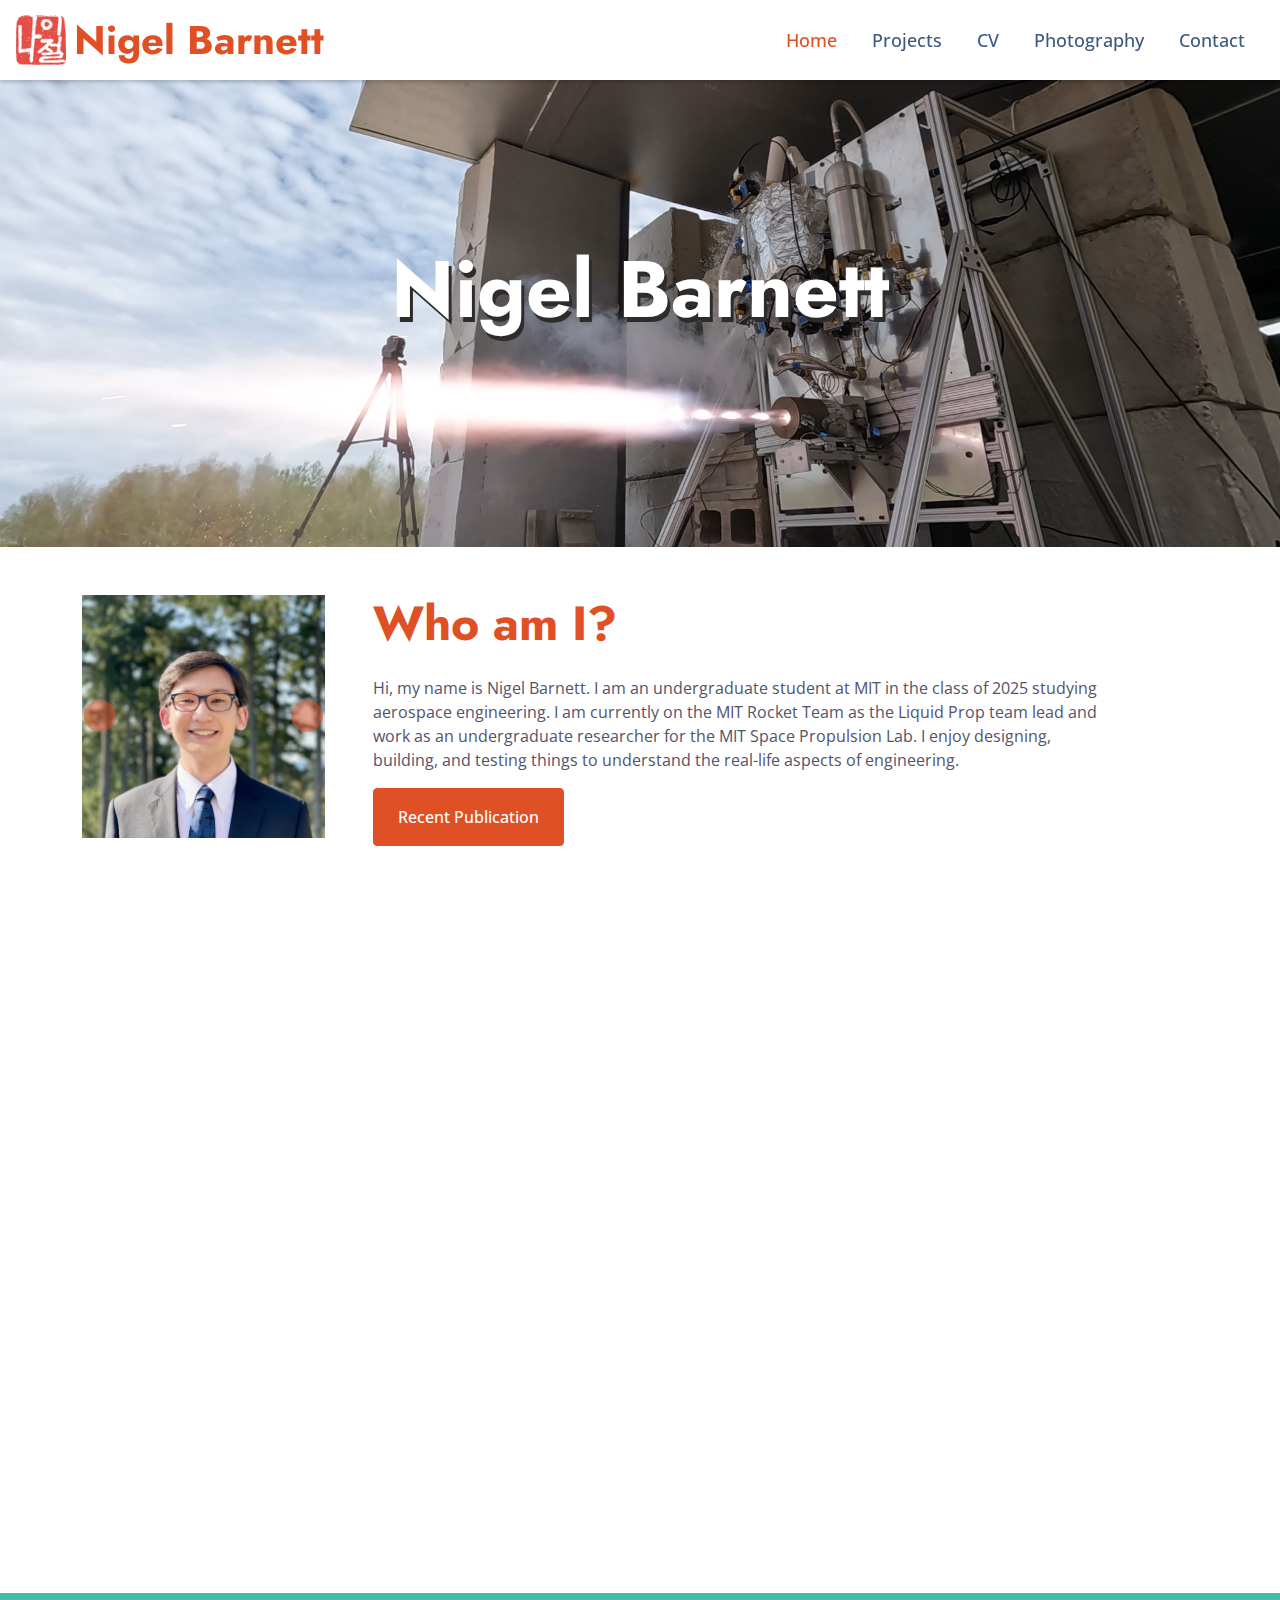
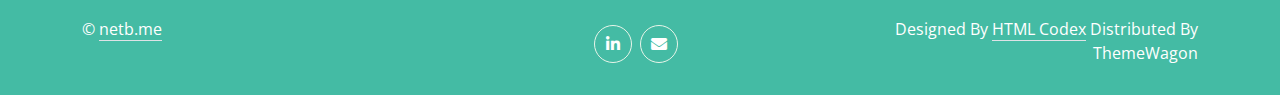
<file: index.html>
<!DOCTYPE html>
<html lang="en">

<head>
    <meta charset="utf-8">
    <title>Nigel Barnett</title>
    <meta content="width=device-width, initial-scale=1.0" name="viewport">
    <meta name="keywords" content="Nigel Barnett maker portfolio MIT machining making building design CAD ">
    <meta name="author" content="Nigel Barnett">
    <meta name="description" content="My name is Nigel, and this is the home page of my maker portfolio. I am an undergraduate student at MIT. Take a look at my work!">

    <!-- Favicon -->
    <link href="img/Logo.png" rel="icon">

    <!-- Google Web Fonts -->
    <link rel="preconnect" href="https://fonts.googleapis.com">
    <link rel="preconnect" href="https://fonts.gstatic.com" crossorigin>
    
    <link href="https://fonts.googleapis.com/css2?family=Jost:wght@500;600;700&family=Open+Sans:wght@400;500&display=swap" rel="stylesheet">  

    <!-- Icon Font Stylesheet -->
    <link href="https://cdnjs.cloudflare.com/ajax/libs/font-awesome/5.10.0/css/all.min.css" rel="stylesheet">
    <link href="https://cdn.jsdelivr.net/npm/bootstrap-icons@1.4.1/font/bootstrap-icons.css" rel="stylesheet">

    <!-- Libraries Stylesheet -->
    <link href="lib/animate/animate.min.css" rel="stylesheet">
    <link href="lib/owlcarousel/assets/owl.carousel.min.css" rel="stylesheet">
    <link href="lib/lightbox/css/lightbox.min.css" rel="stylesheet">

    <!-- Customized Bootstrap Stylesheet -->
    <link href="css/bootstrap.min.css" rel="stylesheet">

    <!-- Template Stylesheet -->
    <link href="css/style.css" rel="stylesheet">
    <link href="css/index.css" rel="stylesheet">
</head>

<body>
    <!-- Spinner Start -->
    <div id="spinner" class="show bg-white position-fixed translate-middle w-100 vh-100 top-50 start-50 d-flex align-items-center justify-content-center">
        <div class="spinner-border text-primary" role="status" style="width: 3rem; height: 3rem;"></div>
    </div>
    <!-- Spinner End -->


    <!-- Navbar Start -->
    <nav class="navbar navbar-expand-lg bg-white navbar-light sticky-top p-0 box-shadow: 0 2px 4px 0 rgba(0,0,0,.2);">
        <a href="index.html" class="navbar-brand d-flex align-items-center px-4 px-lg-5">
            <img src="img/Logo.png" alt="Logo" width="50" height="50" class="me-2"> <!-- Adjust size if needed -->
            <h1 class="m-0">Nigel Barnett</h1>
        </a>
        <button type="button" class="navbar-toggler me-4" data-bs-toggle="collapse" data-bs-target="#navbarCollapse">
            <span class="navbar-toggler-icon"></span>
        </button>
        <div class="collapse navbar-collapse" id="navbarCollapse">
            <div class="navbar-nav ms-auto p-4 p-lg-0">
                <a href="index.html" class="nav-item nav-link active">Home</a>
                <a href="projects.html" class="nav-item nav-link">Projects</a>
                <a href="cv.html" class="nav-item nav-link">CV</a>
                <a href="photography.html" class="nav-item nav-link">Photography</a>
                <a href="contact.html" class="nav-item nav-link">Contact</a>
            </div>
        </div>
    </nav>
    <!-- Navbar End -->


    <!-- Carousel Start -->
    <div class="container-fluid p-0 wow fadeIn" data-wow-delay="0.1s">
        <div id="header-carousel" class="carousel slide" data-bs-ride="carousel">
            <div class="carousel-inner">
                <div class="carousel-item active">  
                    <div class="col-3"></div>
                    <img class="w-100 img-fluid col-6" src="img/Helios/Shock.png" alt="Image">
                    <div class="col-3"></div>
                    <div class="carousel-caption">
                        <div class="container">
                            <div class="row justify-content-center">
                                <div class="col-lg-8">
                                    <h1 class="display-1 text-white mb-5 animated slideInDown headerImageText">Nigel Barnett</h1>
                                </div>
                            </div>
                        </div>
                    </div>
                </div>
            </div>
        </div>
    </div>
    <!-- Carousel End -->

    <!-- About Start -->
    <div class="container-xxl py-5">
        <div class="container">
            <div class="row g-5 align-items-start">
                <div class="col-lg-3 col-md-5 wow fadeInUp" data-wow-delay="0.1s">
                    <div id="PersonalCarousel" class="carousel slide" data-ride="carousel">
                        <div class="carousel-inner">
                            <div class="carousel-item active">
                                <img class="d-block w-100" src="img/Headshot_2022.webp" loading="lazy" alt="First slide">
                            </div>
                            <div class="carousel-item">
                                <img class="d-block w-100" src="img/Plane.webp" loading="lazy" alt="Second slide">
                            </div>
                            <div class="carousel-item">
                                <img class="d-block w-100" src="img/AFRL.webp" loading="lazy" alt="Third slide">
                            </div>
                            <div class="carousel-item">
                                <img class="d-block w-100" src="img/GET.webp" loading="lazy" alt="Fourth slide">
                            </div>
                            <div class="carousel-item">
                                <img class="d-block w-100" src="img/Max.webp" loading="lazy" alt="Fifth slide">
                            </div>
                            <a class="carousel-control-prev" href="#PersonalCarousel" role="button" loading="lazy" data-bs-slide="prev">
                                <span class="mini-carousel-control-prev-icon" aria-hidden="true"></span>
                                <span class="sr-only">Previous</span>
                                </a>
                                <a class="carousel-control-next" href="#PersonalCarousel" role="button" loading="lazy" data-bs-slide="next">
                                <span class="mini-carousel-control-next-icon" aria-hidden="true"></span>
                                <span class="sr-only">Next</span>
                                </a>
                        </div>
                    </div>
                </div>
                <div class="col-lg-8 col-md-7 wow fadeInUp" data-wow-delay="0.3s">
                    <h1 class="display-5 mb-4">Who am I?</h1>
                    <p class="mb-3">Hi, my name is Nigel Barnett. I am an undergraduate student at 
                        MIT in the class of 2025 studying aerospace engineering. I am currently on 
                        the MIT Rocket Team as the Liquid Prop team lead and work as an undergraduate researcher for the MIT Space 
                        Propulsion Lab. I enjoy designing, building, and testing things to understand
                        the real-life aspects of engineering.  
                    </p>
                    <a class="btn btn-main py-3 px-4" href="https://drive.google.com/file/d/1SMoRY1z2S3igGYxscCovoe96TcJgwUKf/view?usp=share_link" target="_blank" rel="noopener noreferrer">Recent Publication</a>
                </div>
            </div>
        </div>
    </div>
    <!-- About End -->

    <!-- Projects Start -->
    <div class="container-xxl py-5">
        <div class="container">
            <div class="text-center mx-auto wow fadeInUp" data-wow-delay="0.1s" style="max-width: 500px;">
                <h1 class="display-5 mb-5">Featured Projects</h1>
            </div>
            <!-- Projects Container -->
            <div class="row g-4 portfolio-container">
                <div class="col-lg-4 col-md-6 portfolio-item first wow fadeInUp" data-wow-delay="0.1s">
                    <div class="portfolio-inner rounded">
                        <img class="img-fluid" src="img/Goggles/PhotoShoot2.webp" alt="Goggles">
                        <h4 class="curtainText text-center pt-1">DIY Night Vision</h4>
                        <div class="portfolio-text">
                            <div class="d-flex">
                                <a class="btn btn-project" data-bs-toggle="modal" href="#GoggleModal" role="button">See More</a>
                            </div>
                        </div>
                    </div>
                </div>
                <div class="col-lg-4 col-md-6 portfolio-item second wow fadeInUp" data-wow-delay="0.1s">
                    <div class="portfolio-inner rounded">
                        <img class="img-fluid" src="img/Bike/Esplanade.webp" alt="Bike on Vice" width="100%">
                        <h4 class="curtainText text-center pt-1">DIY Bike</h4>
                        <div class="portfolio-text">
                            <div class="d-flex">
                                <a class="btn btn-project" data-bs-toggle="modal" href="#BikeModal" role="button">See More</a>
                            </div>
                        </div>
                    </div>
                </div>
                <div class="col-lg-4 col-md-6 portfolio-item first wow fadeInUp" data-wow-delay="0.1s">
                    <div class="portfolio-inner rounded">
                        <img class="img-fluid" src="img/Electrowetting/Plasma.webp" alt="" width="100%">
                        <h4 class="curtainText text-center pt-1">Electrowetting Valve UROP</h4>
                        <div class="portfolio-text">
                            <div class="d-flex">
                                <a class="btn btn-project" data-bs-toggle="modal" href="#ElectrowettingModal" role="button">See More</a>
                            </div>
                        </div>
                    </div>
                </div>
            </div>
        </div>
    </div>
    <!-- Projects End -->

<!-- Bike Modal -->  
<div class="modal fade" id="BikeModal" tabindex="-1" aria-labelledby="Bike Modal" aria-hidden="true">
    <div class="modal-dialog modal-xl">
        <div class="modal-content">
            <div class="modal-header">
            <h3 class="modal-title" id="Bike Modal">Meet Tangerine</h3>
            <button type="button" class="btn-close" data-bs-dismiss="modal" aria-label="Close"></button>
            </div>
            <div class="modal-body">
                <div class="row g-4">
                    <div id="BikeCarousel" class="carousel slide col-md-6" data-ride="carousel">
                        <div class="carousel-inner">
                            <div class="carousel-item active">
                                <img class="d-block w-100" src="img/Bike/Tubes.webp" loading="lazy" alt="First slide">
                                <h5 class="text-center p-2">1- Set of Tubes Provided for the Frame</h5>
                            </div>
                            <div class="carousel-item">
                                <img class="d-block w-100" src="img/Bike/Jig.webp" loading="lazy" alt="Second slide">
                                <h5 class="text-center p-2">2- Bike Tubes set in Frame Jig</h5>
                            </div>
                            <div class="carousel-item">
                                <img class="d-block w-100" src="img/Bike/Mounting.webp" loading="lazy" alt="Third slide">
                                <h5 class="text-center p-2">3- Extra Mounting Hardware for a Future Basket & Battery Pack</h5>
                            </div>
                            <div class="carousel-item">
                                <img class="d-block w-100" src="img/Bike/TestFit.webp" loading="lazy" alt="Fourth slide">
                                <h5 class="text-center p-2">4- Test fit for all Components</h5>
                            </div>
                            <div class="carousel-item">
                                <img class="d-block w-100" src="img/Bike/Prepaint.webp" loading="lazy" alt="Fifth slide">
                                <h5 class="text-center p-2">5- Disassembled Bike with other Sandblasted Parts</h5>
                            </div>
                            <div class="carousel-item">
                                <img class="d-block w-100" src="img/Bike/Primer.webp" loading="lazy" alt="Sixth slide">
                                <h5 class="text-center p-2">6- Frame after Priming</h5>
                            </div>
                            <div class="carousel-item">
                                <img class="d-block w-100" src="img/Bike/Painted.webp" loading="lazy" alt="Seventh slide">
                                <h5 class="text-center p-2">7- Painted Frame and Parts</h5>
                            </div>
                            <div class="carousel-item">
                                <img class="d-block w-100" src="img/Bike/Esplanade.webp" loading="lazy" alt="Eighth slide">
                                <h5 class="text-center p-2">8- Ride out on the Esplanade</h5>
                            </div>
                            <div class="carousel-item">
                                <img class="d-block w-100" src="img/Bike/BasketCad.webp" loading="lazy" alt="Ninth slide">
                                <h5 class="text-center p-2">9- CAD Design for Basket in SolidWorks</h5>
                            </div>
                            <div class="carousel-item">
                                <img class="d-block w-100" src="img/Bike/Planks.webp" loading="lazy" alt="Tenth slide">
                                <h5 class="text-center p-2">10- Varnished Wood Planks for Basket Bottom</h5>
                            </div>
                        </div>
                        <a class="carousel-control-prev" href="#BikeCarousel" role="button" loading="lazy" data-bs-slide="prev">
                        <span class="carousel-control-prev-icon" aria-hidden="true"></span>
                        <span class="sr-only">Previous</span>
                        </a>
                        <a class="carousel-control-next" href="#BikeCarousel" role="button" loading="lazy" data-bs-slide="next">
                        <span class="carousel-control-next-icon" aria-hidden="true"></span>
                        <span class="sr-only">Next</span>
                        </a>
                    </div>
                    <div class="col-md-6">
                        <h5>Tangerine is the bike</h5>
                        <p>I built during <a class="hyperlink" href="https://elo.mit.edu/iap/" target="_blank" rel="noopener noreferrer">IAP</a> 2023 through the <a class="hyperlink" href="https://d-lab.mit.edu/news-blog/blog/mit-d-lab-iap-build-your-own-bike-class" target="_blank" rel="noopener noreferrer">D-Lab class EC.S02</a>
                            taught by the esteemed <a class="hyperlink" href="https://d-lab.mit.edu/about/people/jack-whipple" target="_blank" rel="noopener noreferrer">Jack Whipple</a>. 
                            It's a single-speed road bike with an emphasis on modularity. 
                            While the bike was only supposed to take a few days of work to complete, 
                            I added lots of details and tweaks to the class design that made the project 
                            more fun but also more complex to complete. The steps I took in roughly chronological order are the following:
                        </p>
                        <ol type="1">
                            <li>Prepare frame parts</li>
                            <li>Weld frame tubes</li>
                            <li>Ream & finish frame for part mounting</li>
                            <li>Assemble the bike and components</li>
                            <li>Disassemble the bike</li>
                            <li>Design and fabricate accessory mounts</li>
                            <li>Weld mounts to the frame</li>
                            <li>Design decal stencils</li>
                            <li>Tape off the frame for sandblasting</li>
                            <li>Sandblast frame & components</li>
                            <li>Paint frame</li>
                            <li>Reassemble the bike</li>
                            <li>Accessorize</li>
                          </ol>
                        <h5>Writing it out,</h5>
                        <p>Thirteen steps doesn't sound so bad for such a good end product, but in reality, there are actually three to ten sub-steps to each step.</p>
                        <p>Overall, I'm pleased with how Tangerine turned out. There are a few bad welds and already some nicks in the paint, but I did 
                            an excellent job for my first bike. The riding feeling is also fairly smooth, but my perception may be somewhat skewed since 
                            I haven't ridden a bike seriously in a while. As for the basket, I've made a design but have yet to finish it since I already have a back rack 
                            that is sufficient to hold my backpack or my groceries. </p>
                        <h5>Going forward,</h5>
                        <p>I'm excited to ride Tangerine more and all the places we'll go to in the future. 
                            I'm also considering electrifying Tangerine using the mounting brackets I welded during the initial construction. 
                            I found a front wheel hub motor and have done some research on potential battery packs. 
                        </p>
                        <h5>Furthest distance biked from Maseeh (as the crow flies):</h5> 
                            <p>4.52 mi (7.27 km)</p>
                    </div>
                </div>
            </div>
            <div class="modal-footer">
                <button type="button" class="btn btn-secondary" data-bs-dismiss="modal">Close</button>
            </div>
        </div>
    </div>
</div>
<!-- Bike Modal -->

<!-- Electrowetting Modal -->  
<div class="modal fade" id="ElectrowettingModal" tabindex="-1" aria-labelledby="Electrowetting Modal" aria-hidden="true">
    <div class="modal-dialog modal-xl">
        <div class="modal-content">
            <div class="modal-header">
            <h3 class="modal-title" id="Electrowetting Modal">Electrowetting UROP</h3>
            <button type="button" class="btn-close" data-bs-dismiss="modal" aria-label="Close"></button>
            </div>
            <div class="modal-body">
                <div class="row g-4">
                    <div id="ElectrowettingCarousel" class="carousel slide col-md-6" data-ride="carousel">
                        <div class="carousel-inner">
                            <div class="carousel-item active">
                                <img class="d-block w-100" src="img/Electrowetting/Defect.webp" loading="lazy" alt="First slide">
                                <h5 class="text-center p-2">1- Chip with defective non-uniform surface finish</h5>
                            </div>
                            <div class="carousel-item">
                                <img class="d-block w-100" src="img/Electrowetting/EarlyMount.webp" loading="lazy" alt="Second slide">
                                <h5 class="text-center p-2">2- First iteration of spin coating jig</h5>
                            </div>
                            <div class="carousel-item">
                                <img class="d-block w-100" src="img/Electrowetting/NewSpin.webp" loading="lazy" alt="Third slide">
                                <h5 class="text-center p-2">3- Final, improved spin coating jig</h5>
                            </div>
                            <div class="carousel-item">
                                <img class="d-block w-100" src="img/Electrowetting/Tachometer.webp" loading="lazy" alt="Fourth slide">
                                <h5 class="text-center p-2">4- Tachometer to verify spin coating procedure</h5>
                            </div>
                            <div class="carousel-item">
                                <img class="d-block w-100" src="img/Electrowetting/ValveLineup.webp" loading="lazy" alt="Fifth slide">
                                <h5 class="text-center p-2">5- Batch of testing valves before ashing</h5>
                            </div>
                            <div class="carousel-item">
                                <img class="d-block w-100" src="img/Electrowetting/Plasma.webp" loading="lazy" alt="Sixth slide">
                                <h5 class="text-center p-2">6- Blanks being ashed</h5>
                            </div>
                            <div class="carousel-item">
                                <img class="d-block w-100" src="img/Electrowetting/Curing.webp" loading="lazy" alt="Seventh slide">
                                <h5 class="text-center p-2">7- Curing precursor valves on hotplate</h5>
                            </div>
                            <div class="carousel-item">
                                <img class="d-block w-100" src="img/Electrowetting/ContactAngle.webp" loading="lazy" alt="Eighth slide">
                                <h5 class="text-center p-2">8- Measuring contact angle with digital microscope setup</h5>
                            </div>
                            <div class="carousel-item">
                                <img class="d-block w-100" src="img/Electrowetting/Tank.webp" loading="lazy" alt="Ninth slide">
                                <h5 class="text-center p-2">9- Thruster tank mid-assembly</h5>
                            </div>
                            <div class="carousel-item">
                                <img class="d-block w-100" src="img/Electrowetting/ValveFStitch.webp" loading="lazy" alt="Tenth slide">
                                <h5 class="text-center p-2">10- Valve capillary array</h5>
                            </div>
                        </div>
                        <a class="carousel-control-prev" href="#ElectrowettingCarousel" role="button" loading="lazy" data-bs-slide="prev">
                        <span class="carousel-control-prev-icon" aria-hidden="true"></span>
                        <span class="sr-only">Previous</span>
                        </a>
                        <a class="carousel-control-next" href="#ElectrowettingCarousel" role="button" loading="lazy" data-bs-slide="next">
                        <span class="carousel-control-next-icon" aria-hidden="true"></span>
                        <span class="sr-only">Next</span>
                       </a>
                    </div>
                    <div class="col-md-6">
                        <h5>During my IAP </h5>
                        <p>and Spring semester of 2023 (Jan-May), I was helping out in the <a class="hyperlink" href="https://spacepropulsion.mit.edu/" target="_blank" rel="noopener noreferrer">MIT Space Propulsion Lab</a> (SPL) as a continuation of my UROP work that 
                            I've been doing since Jan. 2022. For this more recent work, I was helping to refine the method that SPL uses to coat the special <a class="hyperlink" href="https://en.wikipedia.org/wiki/Electrowetting" target="_blank" rel="noopener noreferrer">electrowetting</a> 
                            valves used in their <a class="hyperlink" href="https://spacepropulsion.mit.edu/electrospray-thruster-engineering" target="_blank" rel="noopener noreferrer">electrospray ion thrusters</a>. The information is technically proprietary, so to respect that, I'll give a brief overview of my work. 
                        </p>
                        <h4>I also published this project</h4>
                        <p>as a UROP summary in the spring 2023 MIT Undergraduate Research Journal (vol. 45). Check it out here on page 27: <a class="hyperlink" href="https://murj-assets.s3.amazonaws.com/assets/issues/Vol_45_Published.pdf" target="_blank" rel="noopener noreferrer">MURJ</a>.</p>
                        <h5>Initially, my main focus was to</h5>
                        <p>design and fabricate a new jig (photos 2 & 3) for the <a class="hyperlink" href="https://en.wikipedia.org/wiki/Spin_coating" target="_blank" rel="noopener noreferrer">spin coating</a> process SPL uses to coat the valves. 
                            The spin coating setup ensures that a thin layer of a chemical, Flouropel, is deposited on the active surface of the valve. 
                        </p>
                        <h5>The valves work because</h5>
                        <p> they're these silicon chips <a class="hyperlink" href="https://en.wikipedia.org/wiki/MEMS" target="_blank" rel="noopener noreferrer">(MEMS)</a> with hundreds of tiny capillaries microns in diameter in a square pattern (Photo 10), 
                            and we coat them in a particular chemical called Flouropel. Once cured onto the silicon valves, the Flouropel increases the 
                            <a class="hyperlink" href="https://www.detailingwiki.org/detailing-miscellaneous/what-is-hydrophobic/" target="_blank" rel="noopener noreferrer">hydrophobicity</a> of the valve's surface, meaning that the fuel for the thruster, the ionic liquid, cannot pass through the tiny 
                            capillaries going through the valve. It comes down to how the fluid interacts with the surface of the valve, but a higher 
                            contact angle (what I'm measuring in photo 8) is better. 
                        </p>
                        <h5>And because of the</h5>
                        <p>unique properties of Flouropel, if we apply a voltage across the ionic liquid and the valve, we can change the interaction between the valve and the thruster fuel. 
                            This change from electricity is what makes the valves <a class="hyperlink" href="https://www.nature.com/articles/s41598-020-71017-7#:~:text=Electrowetting%20(EW)%20is%20defined%20as,a%20liquid%20and%20an%20electrode." target="_blank" rel="noopener noreferrer">electrowetting</a>. The electrowetting property of the valve then allows someone controlling the satellite to 
                            turn on the thruster by applying a voltage to the valve and allowing the ionic liquid fuel to reach the electrospray thruster. 
                        </p>
                        <h5>After I made</h5>
                        <p>the new spin coating jig, I then worked to optimize the spin coating procedure SPL was using to find the spin coating settings 
                            that produced the largest contact angle. A larger contact angle is preferable since the angle size correlates to how reliable 
                            the valve is in preventing ionic liquid from traveling through the thruster. So basically, I was going through the rigorous cleaning 
                            and coating process for 34 valves and took over 354 contact angle images to accurately characterize what speed and process was optimal 
                            to coat a valve. The intent is that SPL can use the information I gathered this semester to produce the valves needed for the next important mission: 
                            <a class="hyperlink" href="https://spacepropulsion.mit.edu/staged-propulsion-systems" target="_blank" rel="noopener noreferrer">STEP-1</a>.
                        </p>
                        <h5>The final part of</h5>
                        <p>this UROP project was to test one of the valves coated to the optimized procedure in environmental conditions to see whether or not the valve 
                            would prevent the thruster from failing during a spacecraft launch. Unfortunately, since there were a few blocks to this and it was the end 
                            of the semester, I couldn't certify a valve experimentally. But I'm still looking forward to working with SPL in future semesters for other UROP projects.
                        </p>
                    </div>
                </div>
            </div>
            <div class="modal-footer">
                <button type="button" class="btn btn-secondary" data-bs-dismiss="modal">Close</button>
            </div>
        </div>
    </div>
</div>
<!-- Electrowetting Modal -->

<div style="padding: 50px;">
</div>

<!-- Copyright Start -->
<div class="container-fluid copyright py-4">
    <div class="container">
        <div class="row">
            <div class="col-md-4 text-center text-md-start mb-2 mb-md-0">
                &copy; <a class="border-bottom" href="https://www.youtube.com/watch?v=dQw4w9WgXcQ" target="_blank" rel="noopener noreferrer">netb.me</a>
            </div>
            <div class="col-md-4 text-center text-md-end">
                <div class="d-flex p-2 justify-content-center">
                    <a class="btn btn-square btn-outline-light rounded-circle me-2" href="https://www.linkedin.com/in/netb/" target="_blank" rel="noopener noreferrer"><i class="fab fa-linkedin-in"></i></a>
                    <a class="btn btn-square btn-outline-light rounded-circle me-2" href="contact.html"><i class="fa fa-envelope"></i></a>
                </div>
            </div>
            <div class="col-md-4 text-center text-md-end">
                Designed By <a class="border-bottom" href="https://htmlcodex.com" target="_blank" rel="noopener noreferrer">HTML Codex</a> Distributed By <a href="https://themewagon.com">ThemeWagon</a>
            </div>
        </div>
    </div>
</div>
<!-- Copyright End -->

    
<!-- JavaScript Libraries -->
<script src="https://code.jquery.com/jquery-3.4.1.min.js"></script>
<script src="https://cdn.jsdelivr.net/npm/bootstrap@5.0.0/dist/js/bootstrap.bundle.min.js"></script>
<script src="lib/wow/wow.min.js"></script>
<script src="lib/easing/easing.min.js"></script>
<script src="lib/waypoints/waypoints.min.js"></script>
<script src="lib/owlcarousel/owl.carousel.min.js"></script>
<script src="lib/counterup/counterup.min.js"></script>
<script src="lib/parallax/parallax.min.js"></script>
<script src="lib/isotope/isotope.pkgd.min.js"></script>
<script src="lib/lightbox/js/lightbox.min.js"></script>

<!-- Template Javascript -->
<script src="js/main.js"></script>
</body>

</html>
</file>
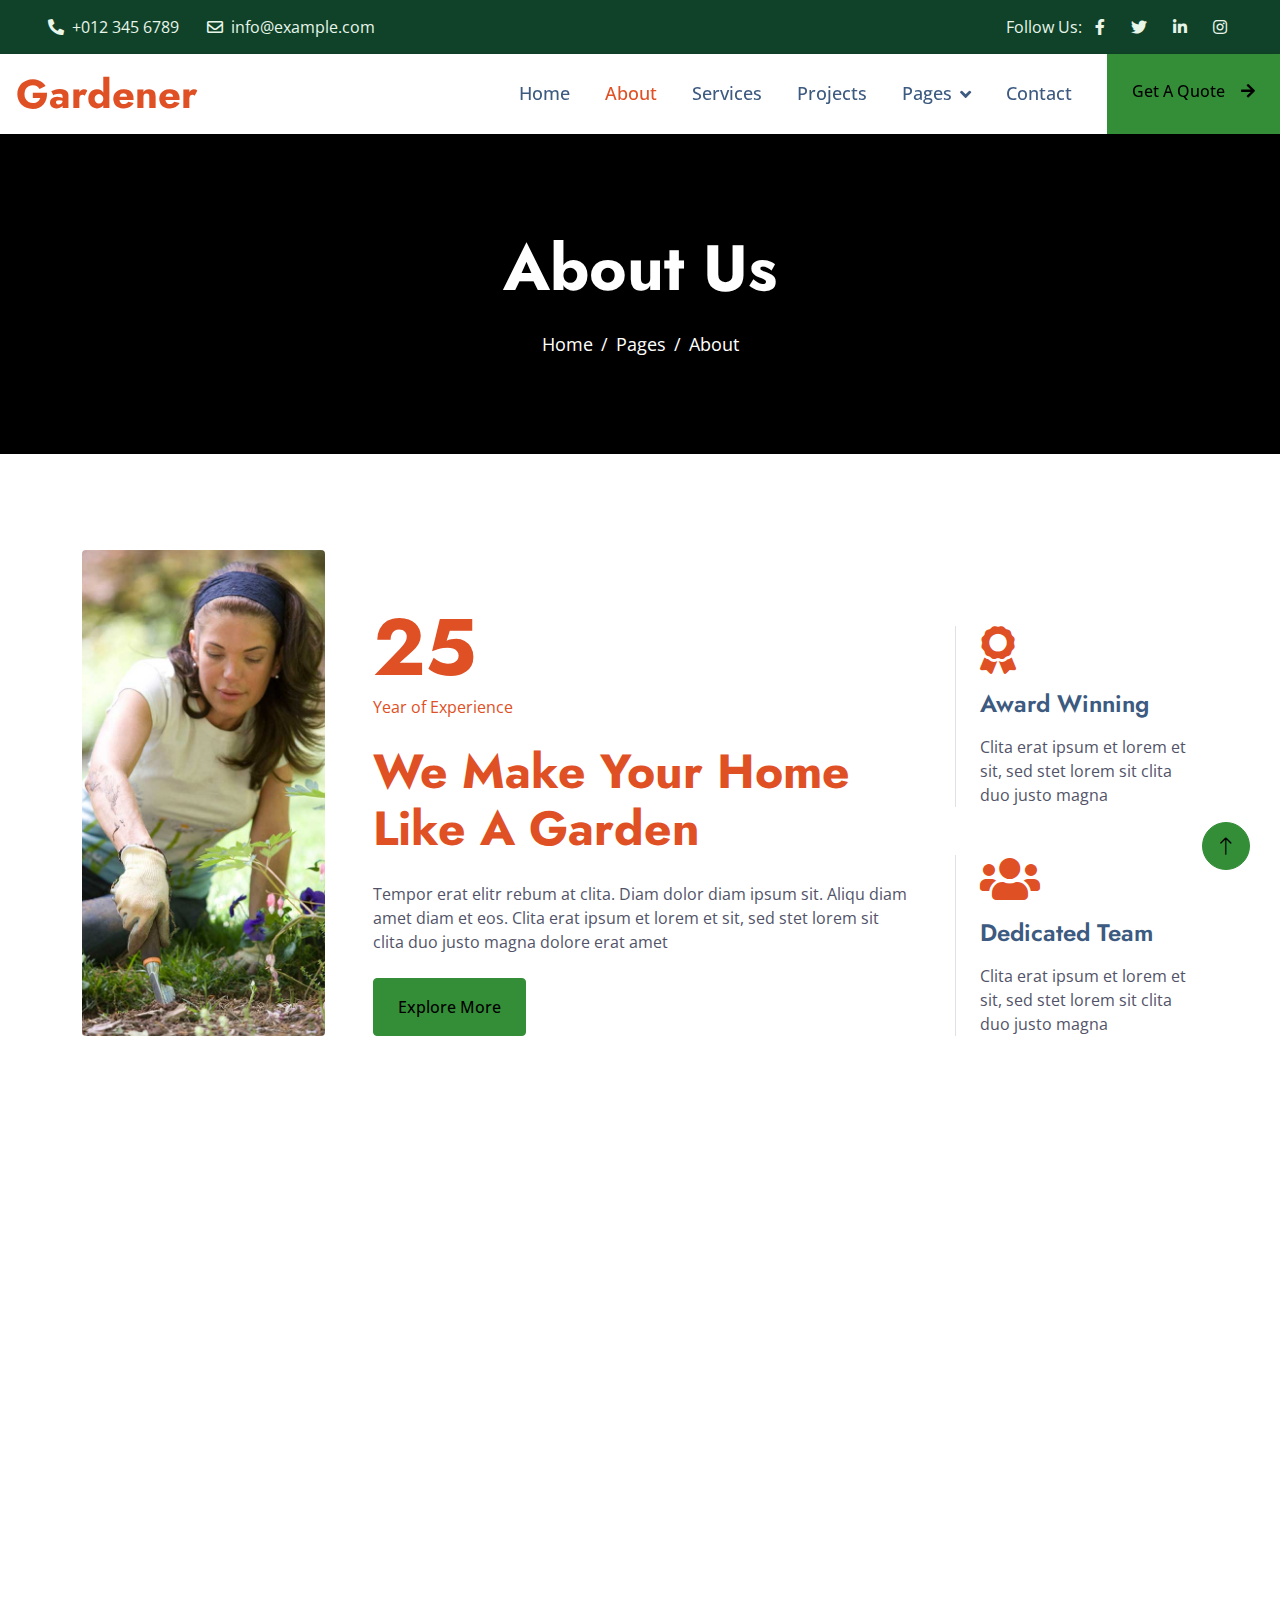
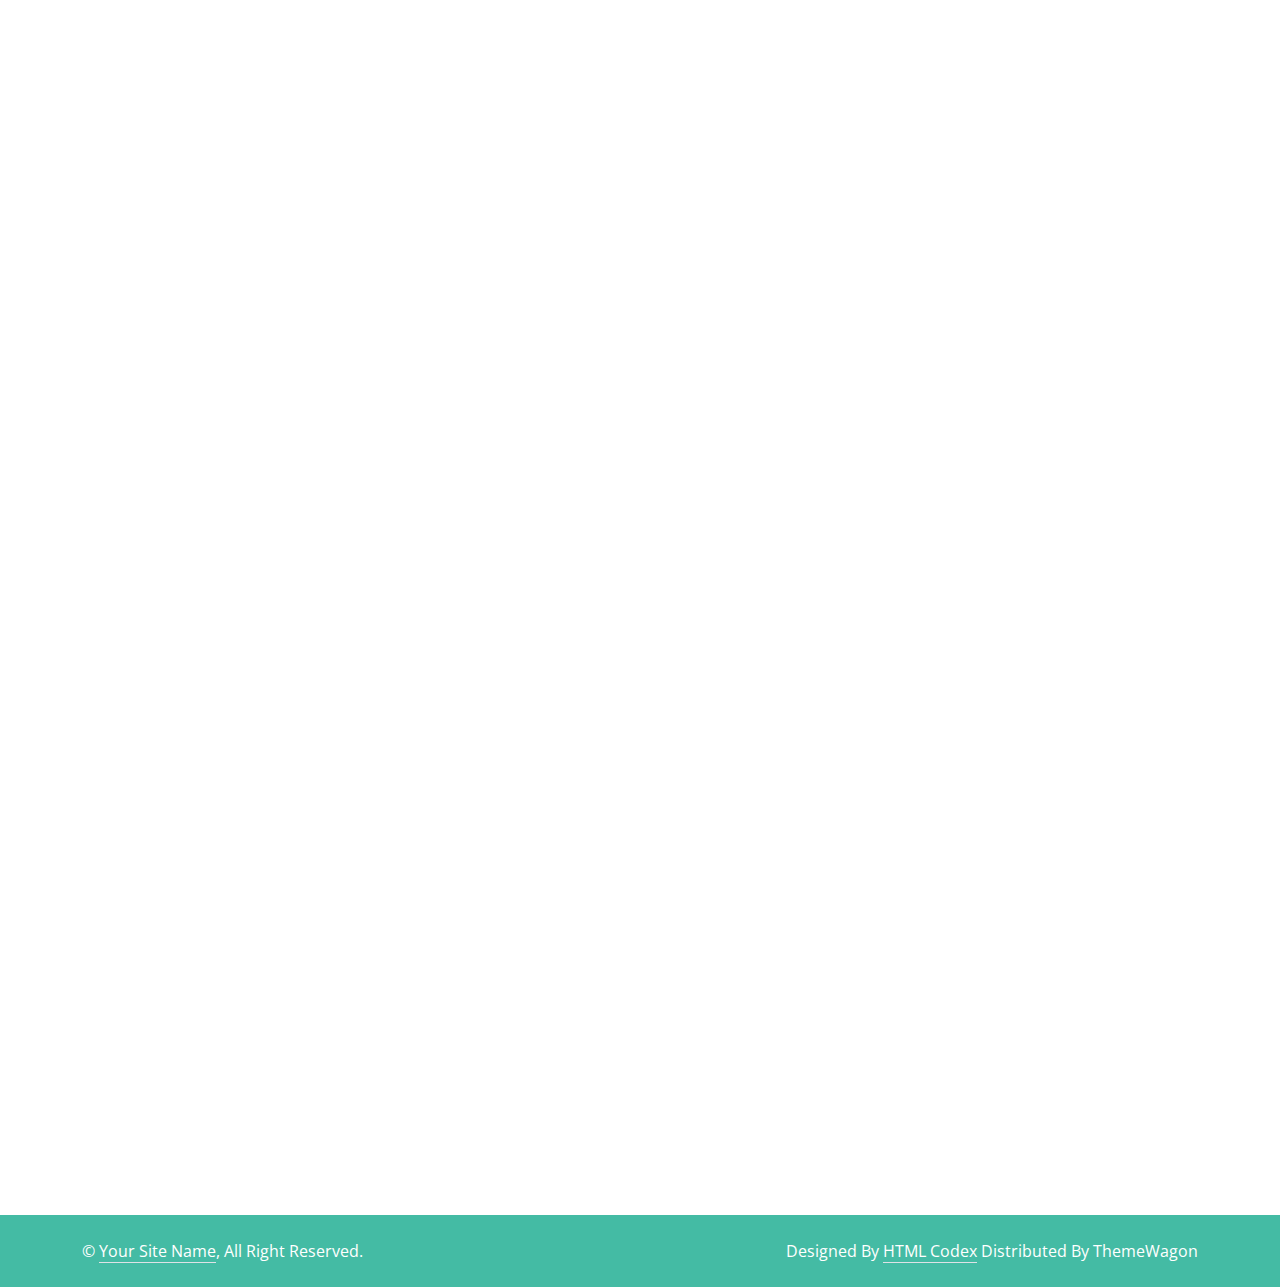
<file: about.html>
<!DOCTYPE html>
<html lang="en">

<head>
    <meta charset="utf-8">
    <title>Gardener - Gardening Website Template</title>
    <meta content="width=device-width, initial-scale=1.0" name="viewport">
    <meta content="" name="keywords">
    <meta content="" name="description">

    <!-- Favicon -->
    <link href="img/favicon.ico" rel="icon">

    <!-- Google Web Fonts -->
    <link rel="preconnect" href="https://fonts.googleapis.com">
    <link rel="preconnect" href="https://fonts.gstatic.com" crossorigin>
    <link href="https://fonts.googleapis.com/css2?family=Jost:wght@500;600;700&family=Open+Sans:wght@400;500&display=swap" rel="stylesheet">  

    <!-- Icon Font Stylesheet -->
    <link href="https://cdnjs.cloudflare.com/ajax/libs/font-awesome/5.10.0/css/all.min.css" rel="stylesheet">
    <link href="https://cdn.jsdelivr.net/npm/bootstrap-icons@1.4.1/font/bootstrap-icons.css" rel="stylesheet">

    <!-- Libraries Stylesheet -->
    <link href="lib/animate/animate.min.css" rel="stylesheet">
    <link href="lib/owlcarousel/assets/owl.carousel.min.css" rel="stylesheet">
    <link href="lib/lightbox/css/lightbox.min.css" rel="stylesheet">

    <!-- Customized Bootstrap Stylesheet -->
    <link href="css/bootstrap.min.css" rel="stylesheet">

    <!-- Template Stylesheet -->
    <link href="css/style.css" rel="stylesheet">
</head>

<body>
    <!-- Spinner Start -->
    <div id="spinner" class="show bg-white position-fixed translate-middle w-100 vh-100 top-50 start-50 d-flex align-items-center justify-content-center">
        <div class="spinner-border text-primary" role="status" style="width: 3rem; height: 3rem;"></div>
    </div>
    <!-- Spinner End -->


    <!-- Topbar Start -->
    <div class="container-fluid bg-dark text-light px-0 py-2">
        <div class="row gx-0 d-none d-lg-flex">
            <div class="col-lg-7 px-5 text-start">
                <div class="h-100 d-inline-flex align-items-center me-4">
                    <span class="fa fa-phone-alt me-2"></span>
                    <span>+012 345 6789</span>
                </div>
                <div class="h-100 d-inline-flex align-items-center">
                    <span class="far fa-envelope me-2"></span>
                    <span>info@example.com</span>
                </div>
            </div>
            <div class="col-lg-5 px-5 text-end">
                <div class="h-100 d-inline-flex align-items-center mx-n2">
                    <span>Follow Us:</span>
                    <a class="btn btn-link text-light" href=""><i class="fab fa-facebook-f"></i></a>
                    <a class="btn btn-link text-light" href=""><i class="fab fa-twitter"></i></a>
                    <a class="btn btn-link text-light" href=""><i class="fab fa-linkedin-in"></i></a>
                    <a class="btn btn-link text-light" href=""><i class="fab fa-instagram"></i></a>
                </div>
            </div>
        </div>
    </div>
    <!-- Topbar End -->


    <!-- Navbar Start -->
    <nav class="navbar navbar-expand-lg bg-white navbar-light sticky-top p-0">
        <a href="index.html" class="navbar-brand d-flex align-items-center px-4 px-lg-5">
            <h1 class="m-0">Gardener</h1>
        </a>
        <button type="button" class="navbar-toggler me-4" data-bs-toggle="collapse" data-bs-target="#navbarCollapse">
            <span class="navbar-toggler-icon"></span>
        </button>
        <div class="collapse navbar-collapse" id="navbarCollapse">
            <div class="navbar-nav ms-auto p-4 p-lg-0">
                <a href="index.html" class="nav-item nav-link">Home</a>
                <a href="about.html" class="nav-item nav-link active">About</a>
                <a href="service.html" class="nav-item nav-link">Services</a>
                <a href="project.html" class="nav-item nav-link">Projects</a>
                <div class="nav-item dropdown">
                    <a href="#" class="nav-link dropdown-toggle" data-bs-toggle="dropdown">Pages</a>
                    <div class="dropdown-menu bg-light m-0">
                        <a href="feature.html" class="dropdown-item">Features</a>
                        <a href="quote.html" class="dropdown-item">Free Quote</a>
                        <a href="team.html" class="dropdown-item">Our Team</a>
                        <a href="testimonial.html" class="dropdown-item">Testimonial</a>
                        <a href="404.html" class="dropdown-item">404 Page</a>
                    </div>
                </div>
                <a href="contact.html" class="nav-item nav-link">Contact</a>
            </div>
            <a href="" class="btn btn-primary py-4 px-lg-4 rounded-0 d-none d-lg-block">Get A Quote<i class="fa fa-arrow-right ms-3"></i></a>
        </div>
    </nav>
    <!-- Navbar End -->


    <!-- Page Header Start -->
    <div class="container-fluid page-header py-5 mb-5 wow fadeIn" data-wow-delay="0.1s">
        <div class="container text-center py-5">
            <h1 class="display-3 text-white mb-4 animated slideInDown">About Us</h1>
            <nav aria-label="breadcrumb animated slideInDown">
                <ol class="breadcrumb justify-content-center mb-0">
                    <li class="breadcrumb-item"><a href="#">Home</a></li>
                    <li class="breadcrumb-item"><a href="#">Pages</a></li>
                    <li class="breadcrumb-item active" aria-current="page">About</li>
                </ol>
            </nav>
        </div>
    </div>
    <!-- Page Header End -->


    <!-- About Start -->
    <div class="container-xxl py-5">
        <div class="container">
            <div class="row g-5 align-items-end">
                <div class="col-lg-3 col-md-5 wow fadeInUp" data-wow-delay="0.1s">
                    <img class="img-fluid rounded" data-wow-delay="0.1s" src="img/about.jpg">
                </div>
                <div class="col-lg-6 col-md-7 wow fadeInUp" data-wow-delay="0.3s">
                    <h1 class="display-1 text-primary mb-0">25</h1>
                    <p class="text-primary mb-4">Year of Experience</p>
                    <h1 class="display-5 mb-4">We Make Your Home Like A Garden</h1>
                    <p class="mb-4">Tempor erat elitr rebum at clita. Diam dolor diam ipsum sit. Aliqu diam amet diam et eos. Clita erat ipsum et lorem et sit, sed stet lorem sit clita duo justo magna dolore erat amet</p>
                    <a class="btn btn-primary py-3 px-4" href="">Explore More</a>
                </div>
                <div class="col-lg-3 col-md-12 wow fadeInUp" data-wow-delay="0.5s">
                    <div class="row g-5">
                        <div class="col-12 col-sm-6 col-lg-12">
                            <div class="border-start ps-4">
                                <i class="fa fa-award fa-3x text-primary mb-3"></i>
                                <h4 class="mb-3">Award Winning</h4>
                                <span>Clita erat ipsum et lorem et sit, sed stet lorem sit clita duo justo magna</span>
                            </div>
                        </div>
                        <div class="col-12 col-sm-6 col-lg-12">
                            <div class="border-start ps-4">
                                <i class="fa fa-users fa-3x text-primary mb-3"></i>
                                <h4 class="mb-3">Dedicated Team</h4>
                                <span>Clita erat ipsum et lorem et sit, sed stet lorem sit clita duo justo magna</span>
                            </div>
                        </div>
                    </div>
                </div>
            </div>
        </div>
    </div>
    <!-- About End -->


    <!-- Facts Start -->
    <div class="container-fluid facts my-5 py-5" data-parallax="scroll" data-image-src="img/carousel-1.jpg">
        <div class="container py-5">
            <div class="row g-5">
                <div class="col-sm-6 col-lg-3 text-center wow fadeIn" data-wow-delay="0.1s">
                    <h1 class="display-4 text-white" data-toggle="counter-up">1234</h1>
                    <span class="fs-5 fw-semi-bold text-light">Happy Clients</span>
                </div>
                <div class="col-sm-6 col-lg-3 text-center wow fadeIn" data-wow-delay="0.3s">
                    <h1 class="display-4 text-white" data-toggle="counter-up">1234</h1>
                    <span class="fs-5 fw-semi-bold text-light">Garden Complated</span>
                </div>
                <div class="col-sm-6 col-lg-3 text-center wow fadeIn" data-wow-delay="0.5s">
                    <h1 class="display-4 text-white" data-toggle="counter-up">1234</h1>
                    <span class="fs-5 fw-semi-bold text-light">Dedicated Staff</span>
                </div>
                <div class="col-sm-6 col-lg-3 text-center wow fadeIn" data-wow-delay="0.7s">
                    <h1 class="display-4 text-white" data-toggle="counter-up">1234</h1>
                    <span class="fs-5 fw-semi-bold text-light">Awards Achieved</span>
                </div>
            </div>
        </div>
    </div>
    <!-- Facts End -->


    <!-- Team Start -->
    <div class="container-xxl py-5">
        <div class="container">
            <div class="text-center mx-auto wow fadeInUp" data-wow-delay="0.1s" style="max-width: 500px;">
                <p class="fs-5 fw-bold text-primary">Our Team</p>
                <h1 class="display-5 mb-5">Dedicated & Experienced Team Members</h1>
            </div>
            <div class="row g-4">
                <div class="col-lg-4 col-md-6 wow fadeInUp" data-wow-delay="0.1s">
                    <div class="team-item rounded">
                        <img class="img-fluid" src="img/team-1.jpg" alt="">
                        <div class="team-text">
                            <h4 class="mb-0">Doris Jordan</h4>
                            <p class="text-primary">Landscape Designer</p>
                            <div class="team-social d-flex">
                                <a class="btn btn-square rounded-circle me-2" href=""><i class="fab fa-facebook-f"></i></a>
                                <a class="btn btn-square rounded-circle me-2" href=""><i class="fab fa-twitter"></i></a>
                                <a class="btn btn-square rounded-circle me-2" href=""><i class="fab fa-instagram"></i></a>
                            </div>
                        </div>
                    </div>
                </div>
                <div class="col-lg-4 col-md-6 wow fadeInUp" data-wow-delay="0.3s">
                    <div class="team-item rounded">
                        <img class="img-fluid" src="img/team-2.jpg" alt="">
                        <div class="team-text">
                            <h4 class="mb-0">Johnny Ramirez</h4>
                            <p class="text-primary">Garden Designer</p>
                            <div class="team-social d-flex">
                                <a class="btn btn-square rounded-circle me-2" href=""><i class="fab fa-facebook-f"></i></a>
                                <a class="btn btn-square rounded-circle me-2" href=""><i class="fab fa-twitter"></i></a>
                                <a class="btn btn-square rounded-circle me-2" href=""><i class="fab fa-instagram"></i></a>
                            </div>
                        </div>
                    </div>
                </div>
                <div class="col-lg-4 col-md-6 wow fadeInUp" data-wow-delay="0.5s">
                    <div class="team-item rounded">
                        <img class="img-fluid" src="img/team-3.jpg" alt="">
                        <div class="team-text">
                            <h4 class="mb-0">Diana Wagner</h4>
                            <p class="text-primary">Senior Gardener</p>
                            <div class="team-social d-flex">
                                <a class="btn btn-square rounded-circle me-2" href=""><i class="fab fa-facebook-f"></i></a>
                                <a class="btn btn-square rounded-circle me-2" href=""><i class="fab fa-twitter"></i></a>
                                <a class="btn btn-square rounded-circle me-2" href=""><i class="fab fa-instagram"></i></a>
                            </div>
                        </div>
                    </div>
                </div>
            </div>
        </div>
    </div>
    <!-- Team End -->


    <!-- Footer Start -->
    <div class="container-fluid bg-dark text-light footer mt-5 py-5 wow fadeIn" data-wow-delay="0.1s">
        <div class="container py-5">
            <div class="row g-5">
                <div class="col-lg-3 col-md-6">
                    <h4 class="text-white mb-4">Our Office</h4>
                    <p class="mb-2"><i class="fa fa-map-marker-alt me-3"></i>123 Street, New York, USA</p>
                    <p class="mb-2"><i class="fa fa-phone-alt me-3"></i>+012 345 67890</p>
                    <p class="mb-2"><i class="fa fa-envelope me-3"></i>info@example.com</p>
                    <div class="d-flex pt-2">
                        <a class="btn btn-square btn-outline-light rounded-circle me-2" href=""><i class="fab fa-twitter"></i></a>
                        <a class="btn btn-square btn-outline-light rounded-circle me-2" href=""><i class="fab fa-facebook-f"></i></a>
                        <a class="btn btn-square btn-outline-light rounded-circle me-2" href=""><i class="fab fa-youtube"></i></a>
                        <a class="btn btn-square btn-outline-light rounded-circle me-2" href=""><i class="fab fa-linkedin-in"></i></a>
                    </div>
                </div>
                <div class="col-lg-3 col-md-6">
                    <h4 class="text-white mb-4">Services</h4>
                    <a class="btn btn-link" href="">Landscaping</a>
                    <a class="btn btn-link" href="">Pruning plants</a>
                    <a class="btn btn-link" href="">Urban Gardening</a>
                    <a class="btn btn-link" href="">Garden Maintenance</a>
                    <a class="btn btn-link" href="">Green Technology</a>
                </div>
                <div class="col-lg-3 col-md-6">
                    <h4 class="text-white mb-4">Quick Links</h4>
                    <a class="btn btn-link" href="">About Us</a>
                    <a class="btn btn-link" href="">Contact Us</a>
                    <a class="btn btn-link" href="">Our Services</a>
                    <a class="btn btn-link" href="">Terms & Condition</a>
                    <a class="btn btn-link" href="">Support</a>
                </div>
                <div class="col-lg-3 col-md-6">
                    <h4 class="text-white mb-4">Newsletter</h4>
                    <p>Dolor amet sit justo amet elitr clita ipsum elitr est.</p>
                    <div class="position-relative w-100">
                        <input class="form-control bg-light border-light w-100 py-3 ps-4 pe-5" type="text" placeholder="Your email">
                        <button type="button" class="btn btn-primary py-2 position-absolute top-0 end-0 mt-2 me-2">SignUp</button>
                    </div>
                </div>
            </div>
        </div>
    </div>
    <!-- Footer End -->


    <!-- Copyright Start -->
    <div class="container-fluid copyright py-4">
        <div class="container">
            <div class="row">
                <div class="col-md-6 text-center text-md-start mb-3 mb-md-0">
                    &copy; <a class="border-bottom" href="#">Your Site Name</a>, All Right Reserved.
                </div>
                <div class="col-md-6 text-center text-md-end">
                    <!--/*** This template is free as long as you keep the footer author’s credit link/attribution link/backlink. If you'd like to use the template without the footer author’s credit link/attribution link/backlink, you can purchase the Credit Removal License from "https://htmlcodex.com/credit-removal". Thank you for your support. ***/-->
                    Designed By <a class="border-bottom" href="https://htmlcodex.com">HTML Codex</a> Distributed By <a href="https://themewagon.com">ThemeWagon</a>
                </div>
            </div>
        </div>
    </div>
    <!-- Copyright End -->


    <!-- Back to Top -->
    <a href="#" class="btn btn-lg btn-primary btn-lg-square rounded-circle back-to-top"><i class="bi bi-arrow-up"></i></a>


    <!-- JavaScript Libraries -->
    <script src="https://code.jquery.com/jquery-3.4.1.min.js"></script>
    <script src="https://cdn.jsdelivr.net/npm/bootstrap@5.0.0/dist/js/bootstrap.bundle.min.js"></script>
    <script src="lib/wow/wow.min.js"></script>
    <script src="lib/easing/easing.min.js"></script>
    <script src="lib/waypoints/waypoints.min.js"></script>
    <script src="lib/owlcarousel/owl.carousel.min.js"></script>
    <script src="lib/counterup/counterup.min.js"></script>
    <script src="lib/parallax/parallax.min.js"></script>
    <script src="lib/isotope/isotope.pkgd.min.js"></script>
    <script src="lib/lightbox/js/lightbox.min.js"></script>

    <!-- Template Javascript -->
    <script src="js/main.js"></script>
</body>

</html>
</file>
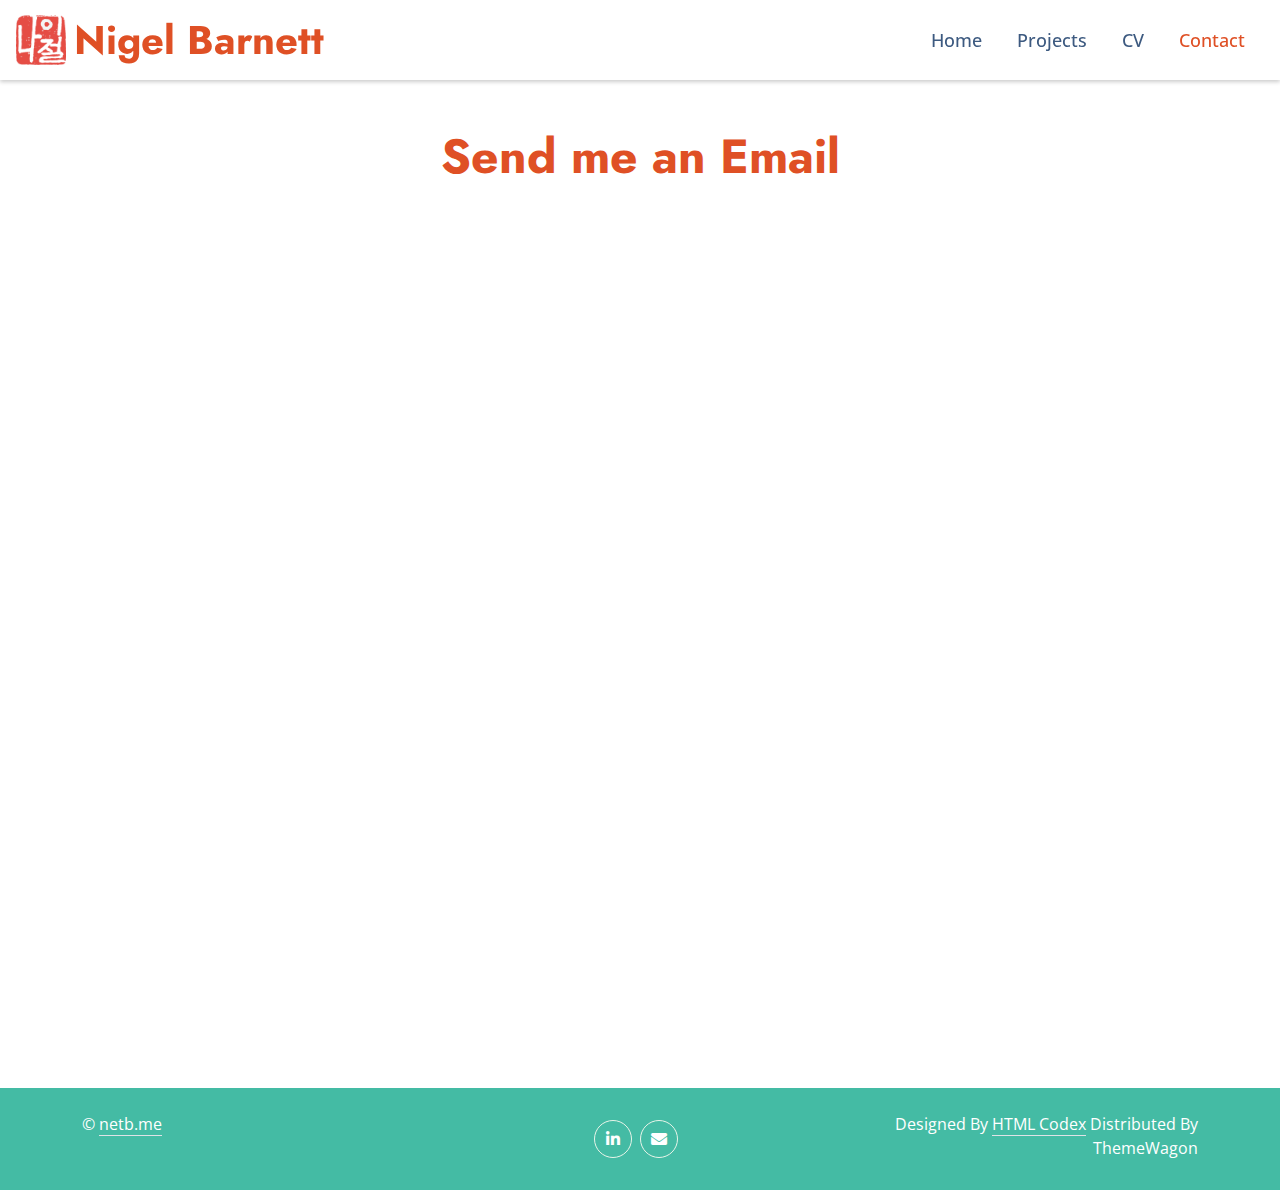
<file: contact.html>
<!DOCTYPE html>
<html lang="en">
    <head>
        <meta charset="utf-8">
        <title>Nigel Barnett</title>
        <meta content="width=device-width, initial-scale=1.0" name="viewport">
        <meta name="keywords" content="Nigel Barnett maker portfolio MIT machining making building design CAD ">
        <meta name="author" content="Nigel Barnett">
        <meta name="description" content="This is my contact page. Please reach out to me if you have any questions." >
    
        <!-- Favicon -->
        <link href="img/Logo.png" rel="icon">
    
        <!-- Google Web Fonts -->
        <link rel="preconnect" href="https://fonts.googleapis.com">
        <link rel="preconnect" href="https://fonts.gstatic.com" crossorigin>
        
        <link href="https://fonts.googleapis.com/css2?family=Jost:wght@500;600;700&family=Open+Sans:wght@400;500&display=swap" rel="stylesheet">  
    
        <!-- Icon Font Stylesheet -->
        <link href="https://cdnjs.cloudflare.com/ajax/libs/font-awesome/5.10.0/css/all.min.css" rel="stylesheet">
        <link href="https://cdn.jsdelivr.net/npm/bootstrap-icons@1.4.1/font/bootstrap-icons.css" rel="stylesheet">
    
        <!-- Libraries Stylesheet -->
        <link href="lib/animate/animate.min.css" rel="stylesheet">
        <link href="lib/owlcarousel/assets/owl.carousel.min.css" rel="stylesheet">
        <link href="lib/lightbox/css/lightbox.min.css" rel="stylesheet">
    
        <!-- Customized Bootstrap Stylesheet -->
        <link href="css/bootstrap.min.css" rel="stylesheet">
    
        <!-- Template Stylesheet -->
        <link href="css/style.css" rel="stylesheet">
        <link href="css/index.css" rel="stylesheet">
    </head>
<body>

    <!-- Spinner Start -->
    <div id="spinner" class="show bg-white position-fixed translate-middle w-100 vh-100 top-50 start-50 d-flex align-items-center justify-content-center">
        <div class="spinner-border text-primary" role="status" style="width: 3rem; height: 3rem;"></div>
    </div>
    <!-- Spinner End -->


    <!-- Navbar Start -->
    <nav class="navbar navbar-expand-lg bg-white navbar-light sticky-top p-0 box-shadow: 0 2px 4px 0 rgba(0,0,0,.2);">
        <a href="index.html" class="navbar-brand d-flex align-items-center px-4 px-lg-5">
            <img src="img/Logo.png" alt="Logo" width="50" height="50" class="me-2"> <!-- Adjust size if needed -->
            <h1 class="m-0">Nigel Barnett</h1>
        </a>
        <button type="button" class="navbar-toggler me-4" data-bs-toggle="collapse" data-bs-target="#navbarCollapse">
            <span class="navbar-toggler-icon"></span>
        </button>
        <div class="collapse navbar-collapse" id="navbarCollapse">
            <div class="navbar-nav ms-auto p-4 p-lg-0">
                <a href="index.html" class="nav-item nav-link">Home</a>
                <a href="projects.html" class="nav-item nav-link">Projects</a>
                <a href="cv.html" class="nav-item nav-link">CV</a>
                <a href="contact.html" class="nav-item nav-link active">Contact</a>
            </div>
        </div>
    </nav>
    <!-- Navbar End -->


    <!-- Contact Start -->
    <!-- <div class="container-xxl py-5 bg-image" style="background-image: url(./img/Contact.jpg); height: 100vh;"> -->
    <div class="container-xxl py-5" >
        <div class="container">
            <div class="row g-5">
                <div class="col-lg-12 wow fadeIn text-center" data-wow-delay="0.1s">
                    <h1 class="display-5 mb-5">Send me an Email</h1>
                    <iframe src="https://docs.google.com/forms/d/e/1FAIpQLSe5VM9y2EY-YePOUkQRIVsTHjEUn8Pff2XTwBHeZxUgZu5BFQ/viewform?embedded=true" width="100%" height="800px" frameborder="0" marginheight="0" marginwidth="0">Loading…</iframe>
                </div>
            </div>
        </div>
    </div>
    <!-- Contact End -->


    <!-- Copyright Start -->
    <div class="container-fluid copyright py-4">
        <div class="container">
            <div class="row">
                <div class="col-md-4 text-center text-md-start mb-2 mb-md-0">
                    &copy; <a class="border-bottom" href="https://www.youtube.com/watch?v=dQw4w9WgXcQ" target="_blank" rel="noopener noreferrer">netb.me</a>
                </div>
                <div class="col-md-4 text-center text-md-end">
                    <div class="d-flex p-2 justify-content-center">
                        <a class="btn btn-square btn-outline-light rounded-circle me-2" href="https://www.linkedin.com/in/netb/" target="_blank" rel="noopener noreferrer"><i class="fab fa-linkedin-in"></i></a>
                        <a class="btn btn-square btn-outline-light rounded-circle me-2" href="contact.html"><i class="fa fa-envelope"></i></a>
                    </div>
                </div>
                <div class="col-md-4 text-center text-md-end">
                    Designed By <a class="border-bottom" href="https://htmlcodex.com" target="_blank" rel="noopener noreferrer">HTML Codex</a> Distributed By <a href="https://themewagon.com">ThemeWagon</a>
                </div>
            </div>
        </div>
    </div>
    <!-- Copyright End -->


    <!-- JavaScript Libraries -->
    <script src="https://code.jquery.com/jquery-3.4.1.min.js"></script>
    <script src="https://cdn.jsdelivr.net/npm/bootstrap@5.0.0/dist/js/bootstrap.bundle.min.js"></script>
    <script src="lib/wow/wow.min.js"></script>
    <script src="lib/easing/easing.min.js"></script>
    <script src="lib/waypoints/waypoints.min.js"></script>
    <script src="lib/owlcarousel/owl.carousel.min.js"></script>
    <script src="lib/counterup/counterup.min.js"></script>
    <script src="lib/parallax/parallax.min.js"></script>
    <script src="lib/isotope/isotope.pkgd.min.js"></script>
    <script src="lib/lightbox/js/lightbox.min.js"></script>

    
    <!-- Template Javascript -->
    <script src="js/main.js"></script>
</body>

</html>
</file>
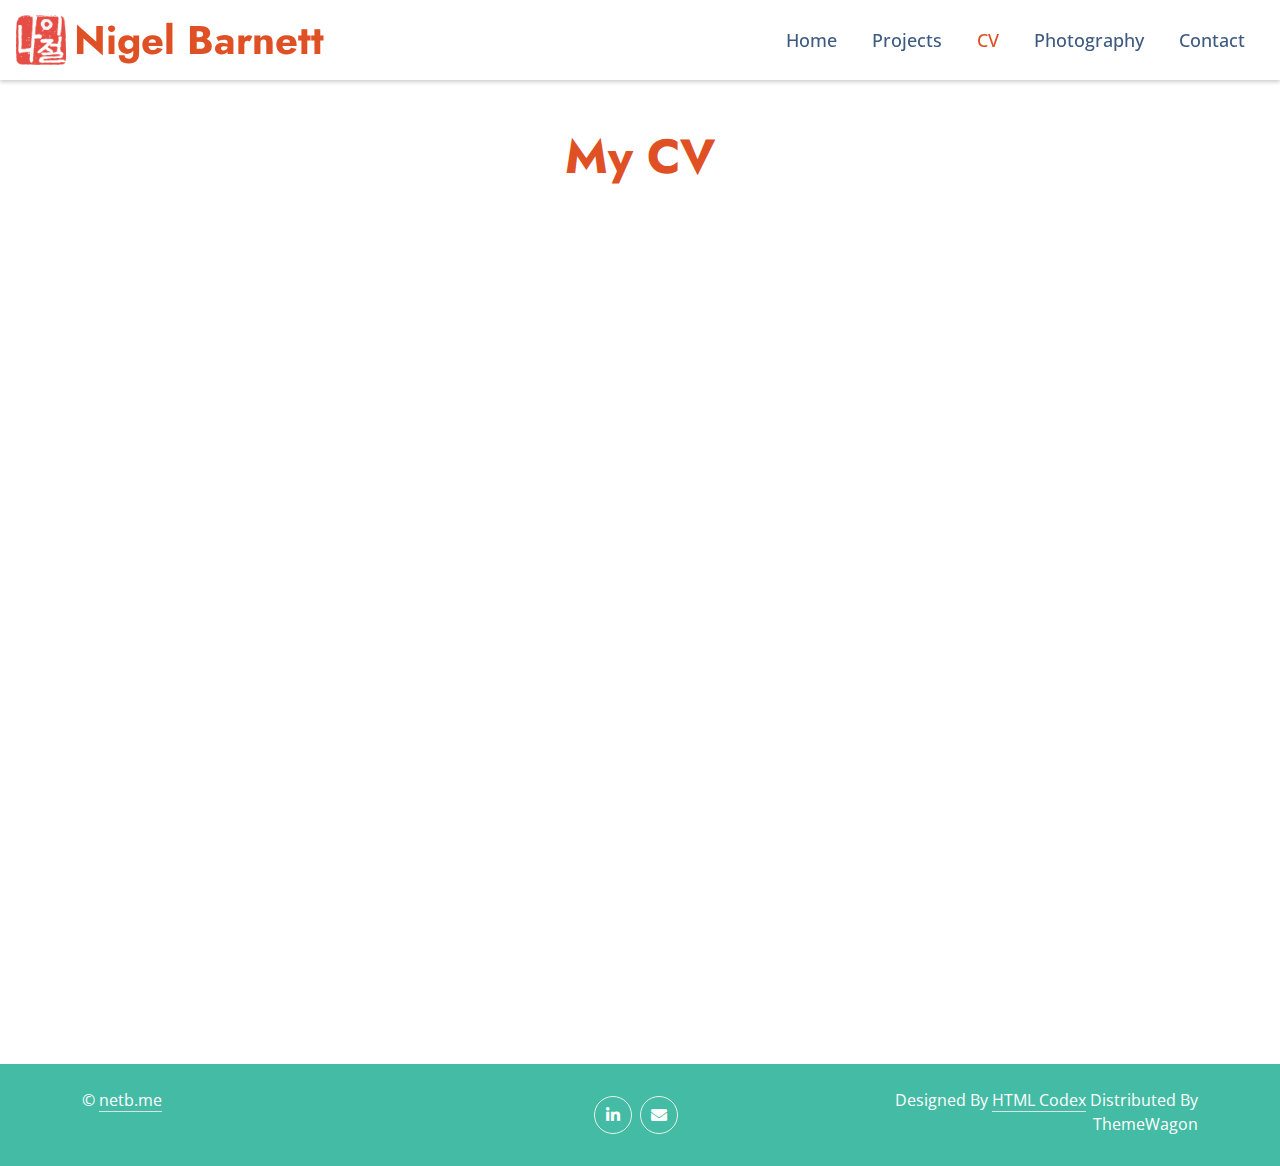
<file: cv.html>
<!DOCTYPE html>
<html lang="en">
    <head>
        <meta charset="utf-8">
        <title>Nigel Barnett</title>
        <meta content="width=device-width, initial-scale=1.0" name="viewport">
        <meta name="keywords" content="Nigel Barnett maker portfolio MIT machining making building design CAD ">
        <meta name="author" content="Nigel Barnett">
        <meta name="description" content="This is my CV page." >
    
        <!-- Favicon -->
        <link href="img/Logo.png" rel="icon">
    
        <!-- Google Web Fonts -->
        <link rel="preconnect" href="https://fonts.googleapis.com">
        <link rel="preconnect" href="https://fonts.gstatic.com" crossorigin>
        
        <link href="https://fonts.googleapis.com/css2?family=Jost:wght@500;600;700&family=Open+Sans:wght@400;500&display=swap" rel="stylesheet">  
    
        <!-- Icon Font Stylesheet -->
        <link href="https://cdnjs.cloudflare.com/ajax/libs/font-awesome/5.10.0/css/all.min.css" rel="stylesheet">
        <link href="https://cdn.jsdelivr.net/npm/bootstrap-icons@1.4.1/font/bootstrap-icons.css" rel="stylesheet">
    
        <!-- Libraries Stylesheet -->
        <link href="lib/animate/animate.min.css" rel="stylesheet">
        <link href="lib/owlcarousel/assets/owl.carousel.min.css" rel="stylesheet">
        <link href="lib/lightbox/css/lightbox.min.css" rel="stylesheet">
    
        <!-- Customized Bootstrap Stylesheet -->
        <link href="css/bootstrap.min.css" rel="stylesheet">
    
        <!-- Template Stylesheet -->
        <link href="css/style.css" rel="stylesheet">
        <link href="css/index.css" rel="stylesheet">
    </head>

<body>
    <!-- Navbar Start -->
    <nav class="navbar navbar-expand-lg bg-white navbar-light sticky-top p-0 box-shadow: 0 2px 4px 0 rgba(0,0,0,.2);">
        <a href="index.html" class="navbar-brand d-flex align-items-center px-4 px-lg-5">
            <img src="img/Logo.png" alt="Logo" width="50" height="50" class="me-2"> <!-- Adjust size if needed -->
            <h1 class="m-0">Nigel Barnett</h1>
        </a>
        <button type="button" class="navbar-toggler me-4" data-bs-toggle="collapse" data-bs-target="#navbarCollapse">
            <span class="navbar-toggler-icon"></span>
        </button>
        <div class="collapse navbar-collapse" id="navbarCollapse">
            <div class="navbar-nav ms-auto p-4 p-lg-0">
                <a href="index.html" class="nav-item nav-link">Home</a>
                <a href="projects.html" class="nav-item nav-link">Projects</a>
                <a href="cv.html" class="nav-item nav-link active">CV</a>
                <a href="photography.html" class="nav-item nav-link">Photography</a>
                <a href="contact.html" class="nav-item nav-link">Contact</a>
            </div>
        </div>
    </nav>
    <!-- Navbar End -->

    <!-- CV Embed Section -->
    <div class="container my-5 text-center">
        <h1 class="display-5 mb-4">My CV</h1>
        <iframe src="https://docs.google.com/document/d/1BJkZxJwOg6U1kFe0q2_w4ZykBsvACSM2u0Lslawu5EU/edit?usp=sharing" width="100%" height="800px" style="border: none;"></iframe>
    </div>

    <!-- Copyright Start -->
    <div class="container-fluid copyright py-4">
        <div class="container">
            <div class="row">
                <div class="col-md-4 text-center text-md-start mb-2 mb-md-0">
                    &copy; <a class="border-bottom" href="https://www.youtube.com/watch?v=dQw4w9WgXcQ" target="_blank" rel="noopener noreferrer">netb.me</a>
                </div>
                <div class="col-md-4 text-center text-md-end">
                    <div class="d-flex p-2 justify-content-center">
                        <a class="btn btn-square btn-outline-light rounded-circle me-2" href="https://www.linkedin.com/in/netb/" target="_blank" rel="noopener noreferrer"><i class="fab fa-linkedin-in"></i></a>
                        <a class="btn btn-square btn-outline-light rounded-circle me-2" href="contact.html"><i class="fa fa-envelope"></i></a>
                    </div>
                </div>
                <div class="col-md-4 text-center text-md-end">
                    Designed By <a class="border-bottom" href="https://htmlcodex.com" target="_blank" rel="noopener noreferrer">HTML Codex</a> Distributed By <a href="https://themewagon.com">ThemeWagon</a>
                </div>
            </div>
        </div>
    </div>
    <!-- Copyright End -->
     
<!-- JavaScript Libraries -->
<script src="https://code.jquery.com/jquery-3.4.1.min.js"></script>
<script src="https://cdn.jsdelivr.net/npm/bootstrap@5.0.0/dist/js/bootstrap.bundle.min.js"></script>
<script src="lib/wow/wow.min.js"></script>
<script src="lib/easing/easing.min.js"></script>
<script src="lib/waypoints/waypoints.min.js"></script>
<script src="lib/owlcarousel/owl.carousel.min.js"></script>
<script src="lib/counterup/counterup.min.js"></script>
<script src="lib/parallax/parallax.min.js"></script>
<script src="lib/isotope/isotope.pkgd.min.js"></script>
<script src="lib/lightbox/js/lightbox.min.js"></script>

<!-- Template Javascript -->
<script src="js/main.js"></script>
</body>

</html>
</file>
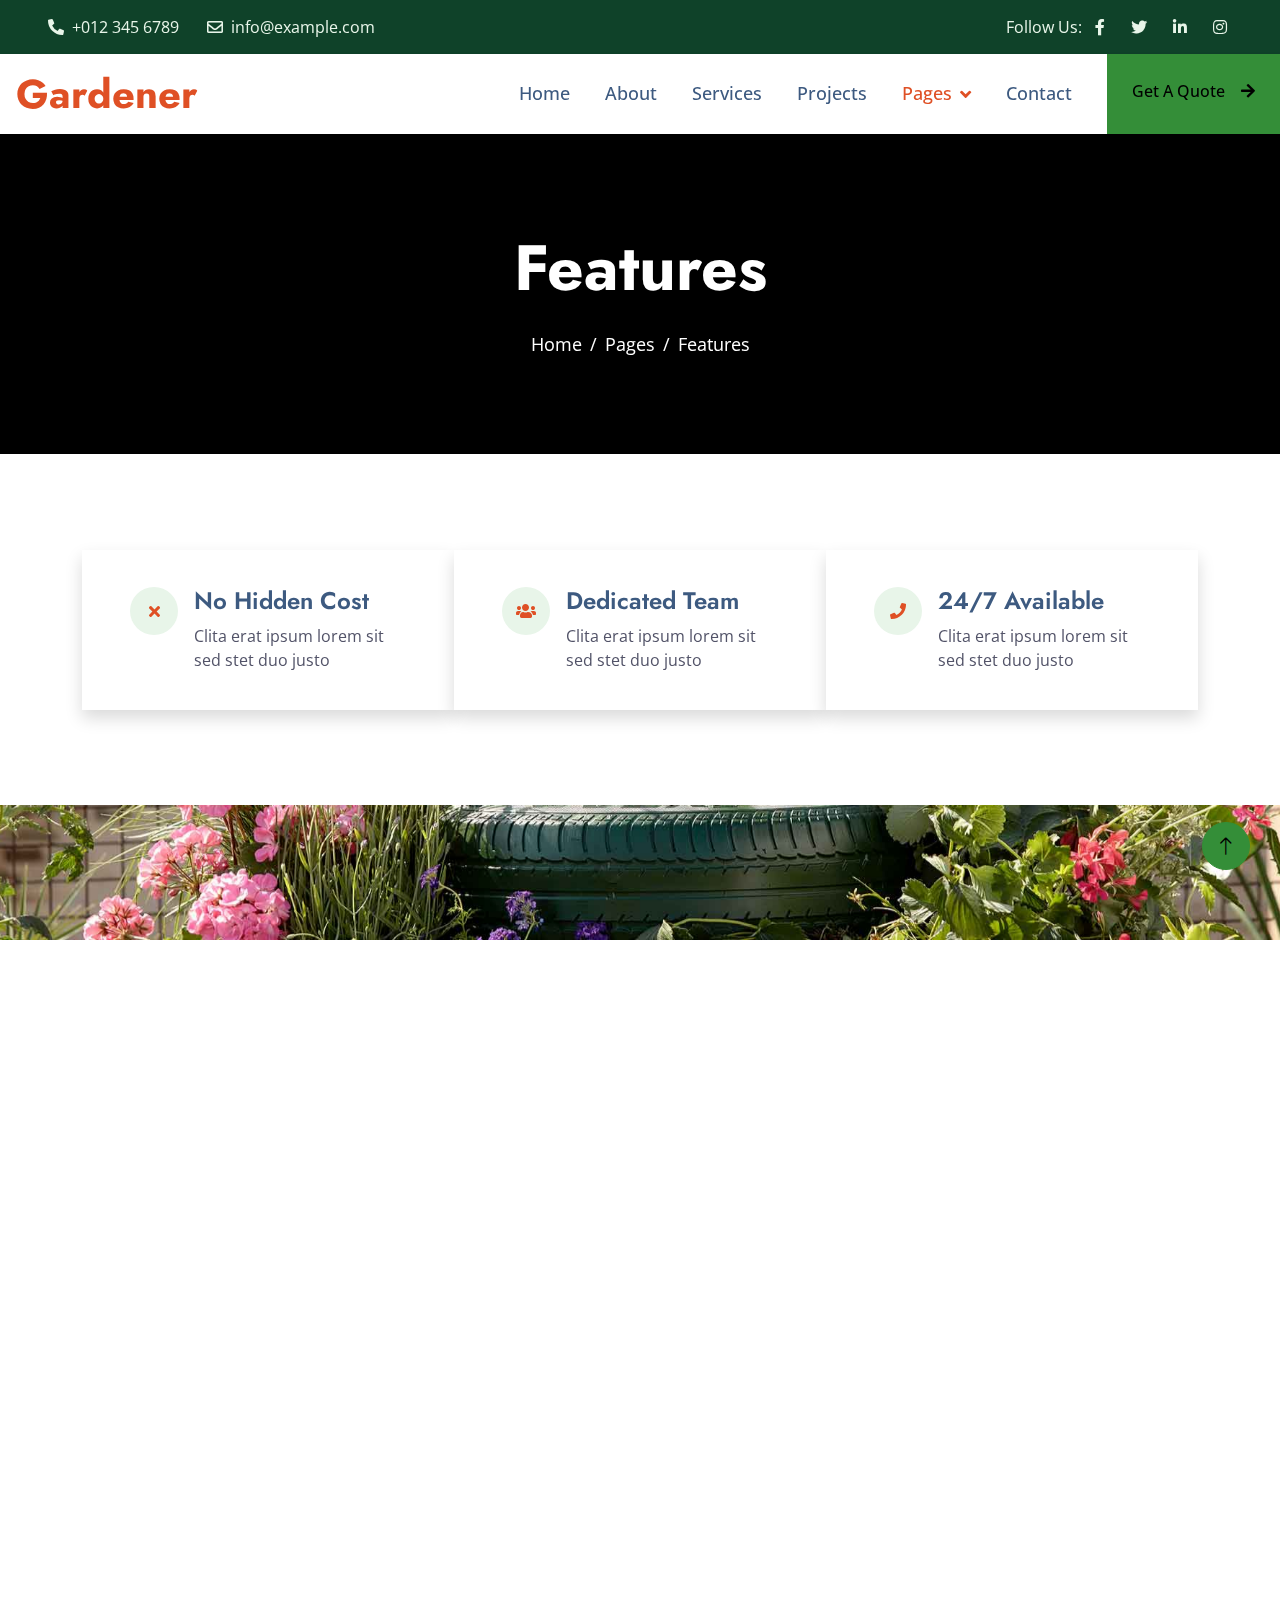
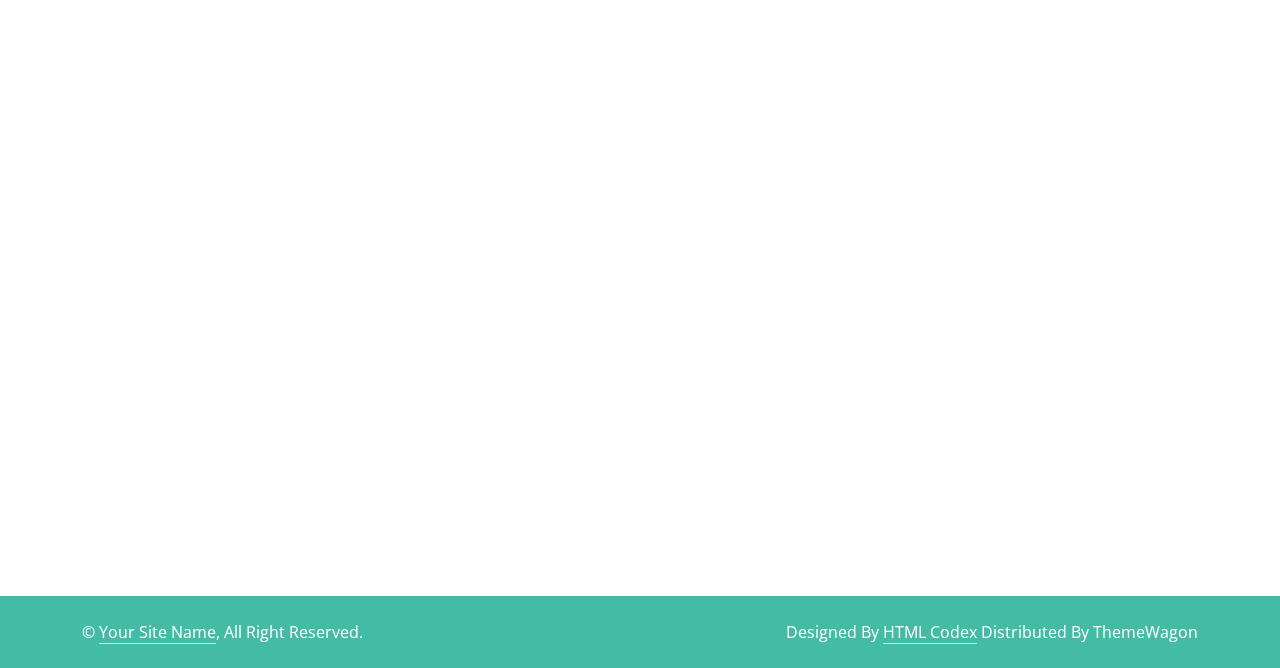
<file: feature.html>
<!DOCTYPE html>
<html lang="en">

<head>
    <meta charset="utf-8">
    <title>Gardener - Gardening Website Template</title>
    <meta content="width=device-width, initial-scale=1.0" name="viewport">
    <meta content="" name="keywords">
    <meta content="" name="description">

    <!-- Favicon -->
    <link href="img/favicon.ico" rel="icon">

    <!-- Google Web Fonts -->
    <link rel="preconnect" href="https://fonts.googleapis.com">
    <link rel="preconnect" href="https://fonts.gstatic.com" crossorigin>
    <link href="https://fonts.googleapis.com/css2?family=Jost:wght@500;600;700&family=Open+Sans:wght@400;500&display=swap" rel="stylesheet">  

    <!-- Icon Font Stylesheet -->
    <link href="https://cdnjs.cloudflare.com/ajax/libs/font-awesome/5.10.0/css/all.min.css" rel="stylesheet">
    <link href="https://cdn.jsdelivr.net/npm/bootstrap-icons@1.4.1/font/bootstrap-icons.css" rel="stylesheet">

    <!-- Libraries Stylesheet -->
    <link href="lib/animate/animate.min.css" rel="stylesheet">
    <link href="lib/owlcarousel/assets/owl.carousel.min.css" rel="stylesheet">
    <link href="lib/lightbox/css/lightbox.min.css" rel="stylesheet">

    <!-- Customized Bootstrap Stylesheet -->
    <link href="css/bootstrap.min.css" rel="stylesheet">

    <!-- Template Stylesheet -->
    <link href="css/style.css" rel="stylesheet">
</head>

<body>
    <!-- Spinner Start -->
    <div id="spinner" class="show bg-white position-fixed translate-middle w-100 vh-100 top-50 start-50 d-flex align-items-center justify-content-center">
        <div class="spinner-border text-primary" role="status" style="width: 3rem; height: 3rem;"></div>
    </div>
    <!-- Spinner End -->


    <!-- Topbar Start -->
    <div class="container-fluid bg-dark text-light px-0 py-2">
        <div class="row gx-0 d-none d-lg-flex">
            <div class="col-lg-7 px-5 text-start">
                <div class="h-100 d-inline-flex align-items-center me-4">
                    <span class="fa fa-phone-alt me-2"></span>
                    <span>+012 345 6789</span>
                </div>
                <div class="h-100 d-inline-flex align-items-center">
                    <span class="far fa-envelope me-2"></span>
                    <span>info@example.com</span>
                </div>
            </div>
            <div class="col-lg-5 px-5 text-end">
                <div class="h-100 d-inline-flex align-items-center mx-n2">
                    <span>Follow Us:</span>
                    <a class="btn btn-link text-light" href=""><i class="fab fa-facebook-f"></i></a>
                    <a class="btn btn-link text-light" href=""><i class="fab fa-twitter"></i></a>
                    <a class="btn btn-link text-light" href=""><i class="fab fa-linkedin-in"></i></a>
                    <a class="btn btn-link text-light" href=""><i class="fab fa-instagram"></i></a>
                </div>
            </div>
        </div>
    </div>
    <!-- Topbar End -->


    <!-- Navbar Start -->
    <nav class="navbar navbar-expand-lg bg-white navbar-light sticky-top p-0">
        <a href="index.html" class="navbar-brand d-flex align-items-center px-4 px-lg-5">
            <h1 class="m-0">Gardener</h1>
        </a>
        <button type="button" class="navbar-toggler me-4" data-bs-toggle="collapse" data-bs-target="#navbarCollapse">
            <span class="navbar-toggler-icon"></span>
        </button>
        <div class="collapse navbar-collapse" id="navbarCollapse">
            <div class="navbar-nav ms-auto p-4 p-lg-0">
                <a href="index.html" class="nav-item nav-link">Home</a>
                <a href="about.html" class="nav-item nav-link">About</a>
                <a href="service.html" class="nav-item nav-link">Services</a>
                <a href="project.html" class="nav-item nav-link">Projects</a>
                <div class="nav-item dropdown">
                    <a href="#" class="nav-link dropdown-toggle active" data-bs-toggle="dropdown">Pages</a>
                    <div class="dropdown-menu bg-light m-0">
                        <a href="feature.html" class="dropdown-item active">Features</a>
                        <a href="quote.html" class="dropdown-item">Free Quote</a>
                        <a href="team.html" class="dropdown-item">Our Team</a>
                        <a href="testimonial.html" class="dropdown-item">Testimonial</a>
                        <a href="404.html" class="dropdown-item">404 Page</a>
                    </div>
                </div>
                <a href="contact.html" class="nav-item nav-link">Contact</a>
            </div>
            <a href="" class="btn btn-primary py-4 px-lg-4 rounded-0 d-none d-lg-block">Get A Quote<i class="fa fa-arrow-right ms-3"></i></a>
        </div>
    </nav>
    <!-- Navbar End -->


    <!-- Page Header Start -->
    <div class="container-fluid page-header py-5 mb-5 wow fadeIn" data-wow-delay="0.1s">
        <div class="container text-center py-5">
            <h1 class="display-3 text-white mb-4 animated slideInDown">Features</h1>
            <nav aria-label="breadcrumb animated slideInDown">
                <ol class="breadcrumb justify-content-center mb-0">
                    <li class="breadcrumb-item"><a href="#">Home</a></li>
                    <li class="breadcrumb-item"><a href="#">Pages</a></li>
                    <li class="breadcrumb-item active" aria-current="page">Features</li>
                </ol>
            </nav>
        </div>
    </div>
    <!-- Page Header End -->


    <!-- Feature Start -->
    <div class="container-fluid py-5">
        <div class="container">
            <div class="row gx-0">
                <div class="col-lg-4 wow fadeIn" data-wow-delay="0.1s">
                    <div class="bg-white shadow d-flex align-items-center h-100 px-5" style="min-height: 160px;">
                        <div class="d-flex">
                            <div class="flex-shrink-0 btn-lg-square rounded-circle bg-light">
                                <i class="fa fa-times text-primary"></i>
                            </div>
                            <div class="ps-3">
                                <h4>No Hidden Cost</h4>
                                <span>Clita erat ipsum lorem sit sed stet duo justo</span>
                            </div>
                        </div>
                    </div>
                </div>
                <div class="col-lg-4 wow fadeIn" data-wow-delay="0.3s">
                    <div class="bg-white shadow d-flex align-items-center h-100 px-5" style="min-height: 160px;">
                        <div class="d-flex">
                            <div class="flex-shrink-0 btn-lg-square rounded-circle bg-light">
                                <i class="fa fa-users text-primary"></i>
                            </div>
                            <div class="ps-3">
                                <h4>Dedicated Team</h4>
                                <span>Clita erat ipsum lorem sit sed stet duo justo</span>
                            </div>
                        </div>
                    </div>
                </div>
                <div class="col-lg-4 wow fadeIn" data-wow-delay="0.5s">
                    <div class="bg-white shadow d-flex align-items-center h-100 px-5" style="min-height: 160px;">
                        <div class="d-flex">
                            <div class="flex-shrink-0 btn-lg-square rounded-circle bg-light">
                                <i class="fa fa-phone text-primary"></i>
                            </div>
                            <div class="ps-3">
                                <h4>24/7 Available</h4>
                                <span>Clita erat ipsum lorem sit sed stet duo justo</span>
                            </div>
                        </div>
                    </div>
                </div>
            </div>
        </div>
    </div>
    <!-- Feature End -->


    <!-- Facts Start -->
    <div class="container-fluid facts my-5 py-5" data-parallax="scroll" data-image-src="img/carousel-1.jpg">
        <div class="container py-5">
            <div class="row g-5">
                <div class="col-sm-6 col-lg-3 text-center wow fadeIn" data-wow-delay="0.1s">
                    <h1 class="display-4 text-white" data-toggle="counter-up">1234</h1>
                    <span class="fs-5 fw-semi-bold text-light">Happy Clients</span>
                </div>
                <div class="col-sm-6 col-lg-3 text-center wow fadeIn" data-wow-delay="0.3s">
                    <h1 class="display-4 text-white" data-toggle="counter-up">1234</h1>
                    <span class="fs-5 fw-semi-bold text-light">Garden Complated</span>
                </div>
                <div class="col-sm-6 col-lg-3 text-center wow fadeIn" data-wow-delay="0.5s">
                    <h1 class="display-4 text-white" data-toggle="counter-up">1234</h1>
                    <span class="fs-5 fw-semi-bold text-light">Dedicated Staff</span>
                </div>
                <div class="col-sm-6 col-lg-3 text-center wow fadeIn" data-wow-delay="0.7s">
                    <h1 class="display-4 text-white" data-toggle="counter-up">1234</h1>
                    <span class="fs-5 fw-semi-bold text-light">Awards Achieved</span>
                </div>
            </div>
        </div>
    </div>
    <!-- Facts End -->


    <!-- Features Start -->
    <div class="container-xxl py-5">
        <div class="container">
            <div class="row g-5 align-items-center">
                <div class="col-lg-6 wow fadeInUp" data-wow-delay="0.1s">
                    <p class="fs-5 fw-bold text-primary">Why Choosing Us!</p>
                    <h1 class="display-5 mb-4">Few Reasons Why People Choosing Us!</h1>
                    <p class="mb-4">Tempor erat elitr rebum at clita. Diam dolor diam ipsum sit. Aliqu diam amet diam et eos. Clita erat ipsum et lorem et sit, sed stet lorem sit clita duo justo magna dolore erat amet</p>
                    <a class="btn btn-primary py-3 px-4" href="">Explore More</a>
                </div>
                <div class="col-lg-6">
                    <div class="row g-4 align-items-center">
                        <div class="col-md-6">
                            <div class="row g-4">
                                <div class="col-12 wow fadeIn" data-wow-delay="0.3s">
                                    <div class="text-center rounded py-5 px-4" style="box-shadow: 0 0 45px rgba(0,0,0,.08);">
                                        <div class="btn-square bg-light rounded-circle mx-auto mb-4" style="width: 90px; height: 90px;">
                                            <i class="fa fa-check fa-3x text-primary"></i>
                                        </div>
                                        <h4 class="mb-0">100% Satisfaction</h4>
                                    </div>
                                </div>
                                <div class="col-12 wow fadeIn" data-wow-delay="0.5s">
                                    <div class="text-center rounded py-5 px-4" style="box-shadow: 0 0 45px rgba(0,0,0,.08);">
                                        <div class="btn-square bg-light rounded-circle mx-auto mb-4" style="width: 90px; height: 90px;">
                                            <i class="fa fa-users fa-3x text-primary"></i>
                                        </div>
                                        <h4 class="mb-0">Dedicated Team</h4>
                                    </div>
                                </div>
                            </div>
                        </div>
                        <div class="col-md-6 wow fadeIn" data-wow-delay="0.7s">
                            <div class="text-center rounded py-5 px-4" style="box-shadow: 0 0 45px rgba(0,0,0,.08);">
                                <div class="btn-square bg-light rounded-circle mx-auto mb-4" style="width: 90px; height: 90px;">
                                    <i class="fa fa-tools fa-3x text-primary"></i>
                                </div>
                                <h4 class="mb-0">Modern Equipment</h4>
                            </div>
                        </div>
                    </div>
                </div>
            </div>
        </div>
    </div>
    <!-- Features End -->


    <!-- Footer Start -->
    <div class="container-fluid bg-dark text-light footer mt-5 py-5 wow fadeIn" data-wow-delay="0.1s">
        <div class="container py-5">
            <div class="row g-5">
                <div class="col-lg-3 col-md-6">
                    <h4 class="text-white mb-4">Our Office</h4>
                    <p class="mb-2"><i class="fa fa-map-marker-alt me-3"></i>123 Street, New York, USA</p>
                    <p class="mb-2"><i class="fa fa-phone-alt me-3"></i>+012 345 67890</p>
                    <p class="mb-2"><i class="fa fa-envelope me-3"></i>info@example.com</p>
                    <div class="d-flex pt-2">
                        <a class="btn btn-square btn-outline-light rounded-circle me-2" href=""><i class="fab fa-twitter"></i></a>
                        <a class="btn btn-square btn-outline-light rounded-circle me-2" href=""><i class="fab fa-facebook-f"></i></a>
                        <a class="btn btn-square btn-outline-light rounded-circle me-2" href=""><i class="fab fa-youtube"></i></a>
                        <a class="btn btn-square btn-outline-light rounded-circle me-2" href=""><i class="fab fa-linkedin-in"></i></a>
                    </div>
                </div>
                <div class="col-lg-3 col-md-6">
                    <h4 class="text-white mb-4">Services</h4>
                    <a class="btn btn-link" href="">Landscaping</a>
                    <a class="btn btn-link" href="">Pruning plants</a>
                    <a class="btn btn-link" href="">Urban Gardening</a>
                    <a class="btn btn-link" href="">Garden Maintenance</a>
                    <a class="btn btn-link" href="">Green Technology</a>
                </div>
                <div class="col-lg-3 col-md-6">
                    <h4 class="text-white mb-4">Quick Links</h4>
                    <a class="btn btn-link" href="">About Us</a>
                    <a class="btn btn-link" href="">Contact Us</a>
                    <a class="btn btn-link" href="">Our Services</a>
                    <a class="btn btn-link" href="">Terms & Condition</a>
                    <a class="btn btn-link" href="">Support</a>
                </div>
                <div class="col-lg-3 col-md-6">
                    <h4 class="text-white mb-4">Newsletter</h4>
                    <p>Dolor amet sit justo amet elitr clita ipsum elitr est.</p>
                    <div class="position-relative w-100">
                        <input class="form-control bg-light border-light w-100 py-3 ps-4 pe-5" type="text" placeholder="Your email">
                        <button type="button" class="btn btn-primary py-2 position-absolute top-0 end-0 mt-2 me-2">SignUp</button>
                    </div>
                </div>
            </div>
        </div>
    </div>
    <!-- Footer End -->


    <!-- Copyright Start -->
    <div class="container-fluid copyright py-4">
        <div class="container">
            <div class="row">
                <div class="col-md-6 text-center text-md-start mb-3 mb-md-0">
                    &copy; <a class="border-bottom" href="#">Your Site Name</a>, All Right Reserved.
                </div>
                <div class="col-md-6 text-center text-md-end">
                    <!--/*** This template is free as long as you keep the footer author’s credit link/attribution link/backlink. If you'd like to use the template without the footer author’s credit link/attribution link/backlink, you can purchase the Credit Removal License from "https://htmlcodex.com/credit-removal". Thank you for your support. ***/-->
                    Designed By <a class="border-bottom" href="https://htmlcodex.com">HTML Codex</a> Distributed By <a href="https://themewagon.com">ThemeWagon</a>
                </div>
            </div>
        </div>
    </div>
    <!-- Copyright End -->


    <!-- Back to Top -->
    <a href="#" class="btn btn-lg btn-primary btn-lg-square rounded-circle back-to-top"><i class="bi bi-arrow-up"></i></a>


    <!-- JavaScript Libraries -->
    <script src="https://code.jquery.com/jquery-3.4.1.min.js"></script>
    <script src="https://cdn.jsdelivr.net/npm/bootstrap@5.0.0/dist/js/bootstrap.bundle.min.js"></script>
    <script src="lib/wow/wow.min.js"></script>
    <script src="lib/easing/easing.min.js"></script>
    <script src="lib/waypoints/waypoints.min.js"></script>
    <script src="lib/owlcarousel/owl.carousel.min.js"></script>
    <script src="lib/counterup/counterup.min.js"></script>
    <script src="lib/parallax/parallax.min.js"></script>
    <script src="lib/isotope/isotope.pkgd.min.js"></script>
    <script src="lib/lightbox/js/lightbox.min.js"></script>

    <!-- Template Javascript -->
    <script src="js/main.js"></script>
</body>

</html>
</file>
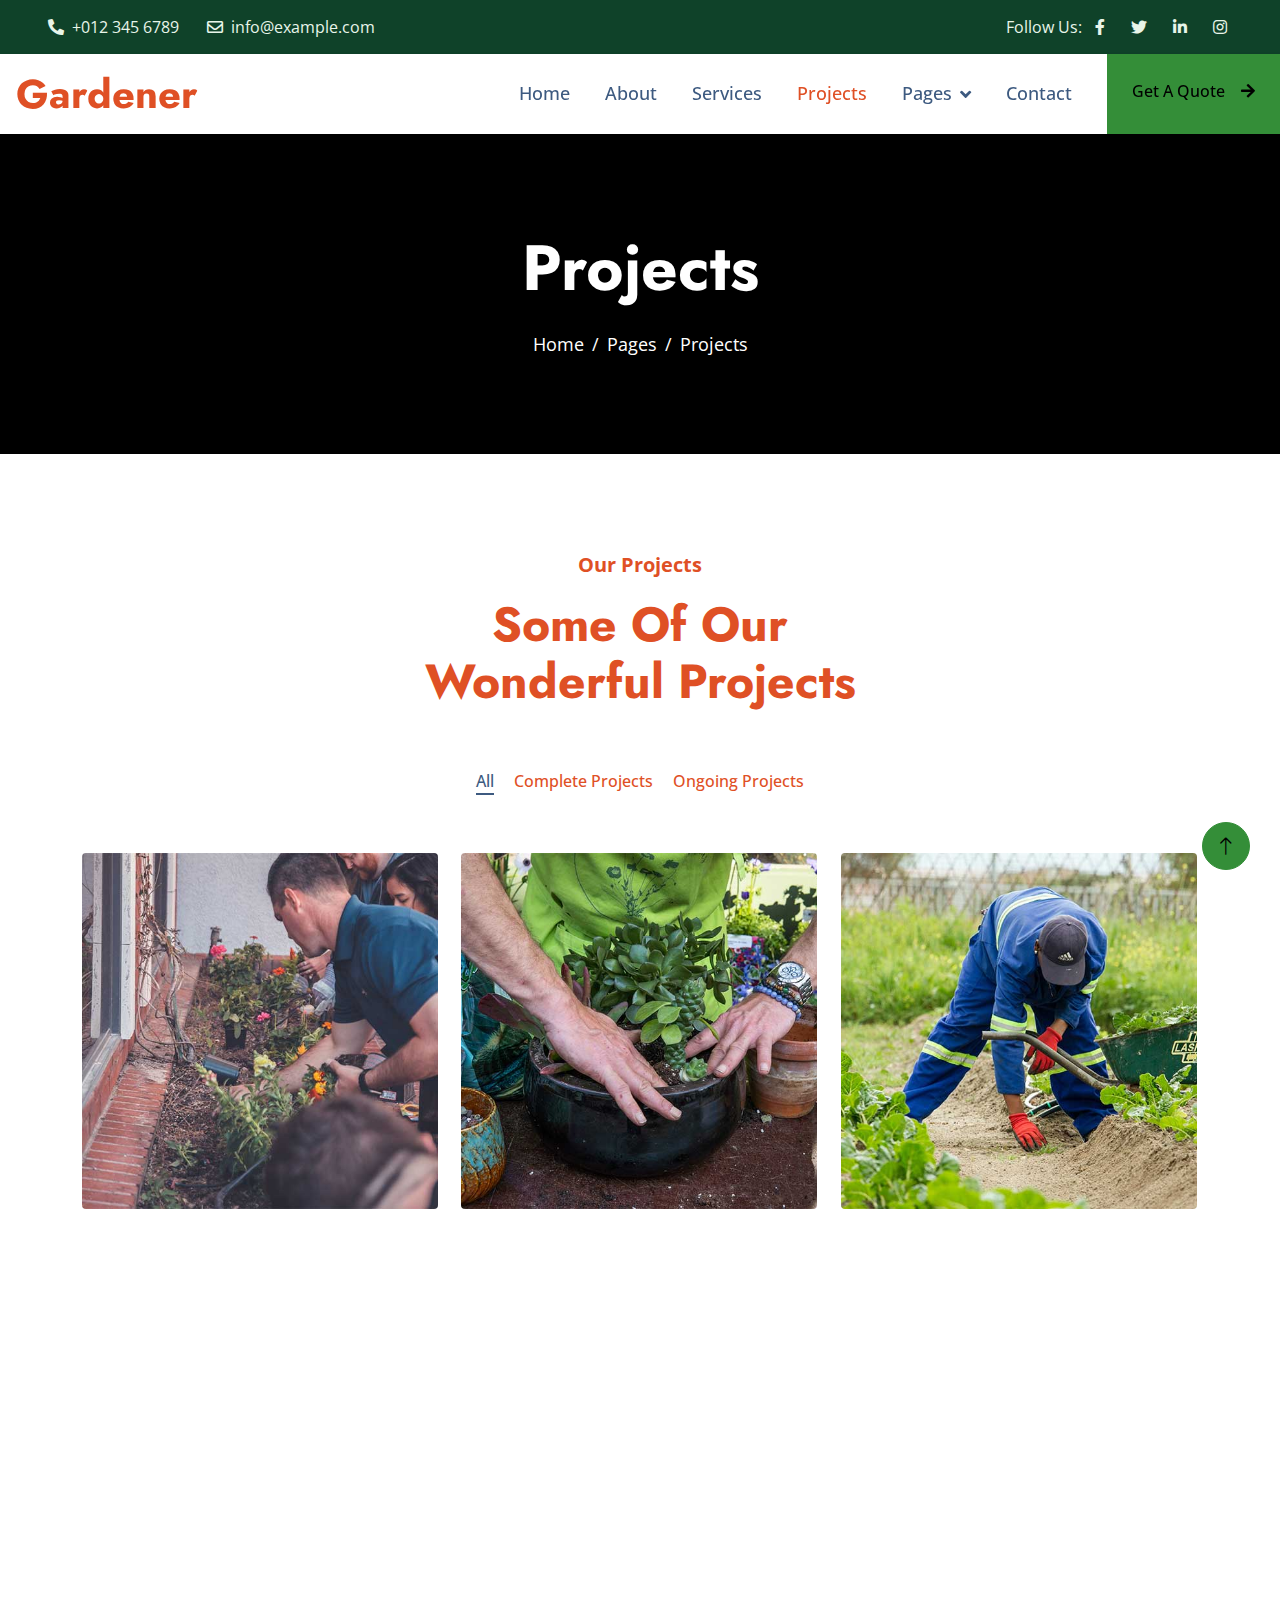
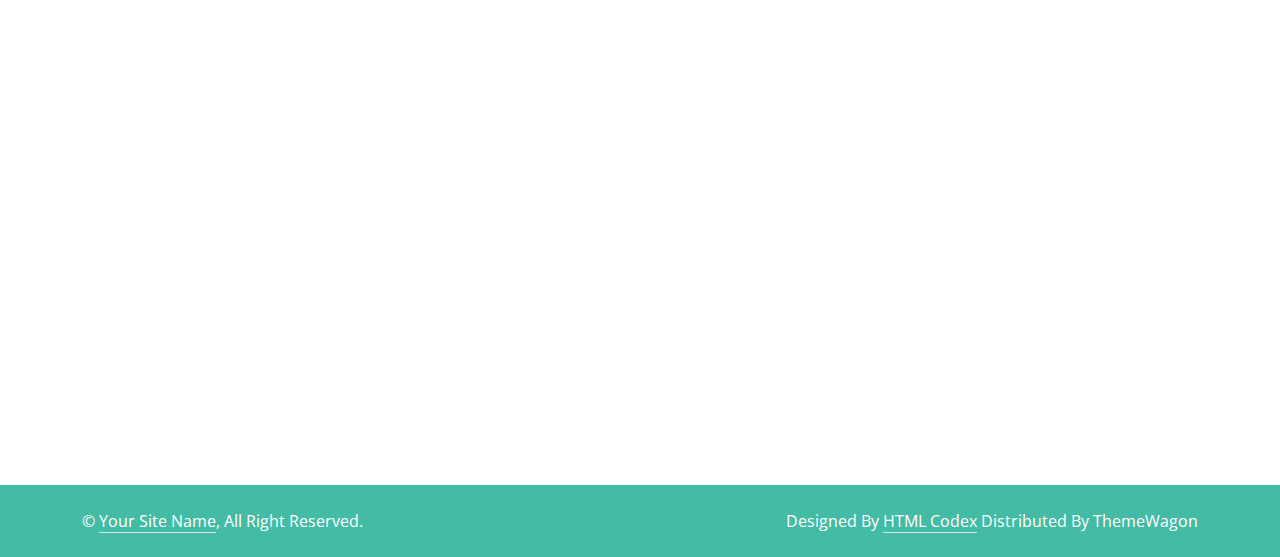
<file: project.html>
<!DOCTYPE html>
<html lang="en">

<head>
    <meta charset="utf-8">
    <title>Gardener - Gardening Website Template</title>
    <meta content="width=device-width, initial-scale=1.0" name="viewport">
    <meta content="" name="keywords">
    <meta content="" name="description">

    <!-- Favicon -->
    <link href="img/favicon.ico" rel="icon">

    <!-- Google Web Fonts -->
    <link rel="preconnect" href="https://fonts.googleapis.com">
    <link rel="preconnect" href="https://fonts.gstatic.com" crossorigin>
    <link href="https://fonts.googleapis.com/css2?family=Jost:wght@500;600;700&family=Open+Sans:wght@400;500&display=swap" rel="stylesheet">  

    <!-- Icon Font Stylesheet -->
    <link href="https://cdnjs.cloudflare.com/ajax/libs/font-awesome/5.10.0/css/all.min.css" rel="stylesheet">
    <link href="https://cdn.jsdelivr.net/npm/bootstrap-icons@1.4.1/font/bootstrap-icons.css" rel="stylesheet">

    <!-- Libraries Stylesheet -->
    <link href="lib/animate/animate.min.css" rel="stylesheet">
    <link href="lib/owlcarousel/assets/owl.carousel.min.css" rel="stylesheet">
    <link href="lib/lightbox/css/lightbox.min.css" rel="stylesheet">

    <!-- Customized Bootstrap Stylesheet -->
    <link href="css/bootstrap.min.css" rel="stylesheet">

    <!-- Template Stylesheet -->
    <link href="css/style.css" rel="stylesheet">
</head>

<body>
    <!-- Spinner Start -->
    <div id="spinner" class="show bg-white position-fixed translate-middle w-100 vh-100 top-50 start-50 d-flex align-items-center justify-content-center">
        <div class="spinner-border text-primary" role="status" style="width: 3rem; height: 3rem;"></div>
    </div>
    <!-- Spinner End -->


    <!-- Topbar Start -->
    <div class="container-fluid bg-dark text-light px-0 py-2">
        <div class="row gx-0 d-none d-lg-flex">
            <div class="col-lg-7 px-5 text-start">
                <div class="h-100 d-inline-flex align-items-center me-4">
                    <span class="fa fa-phone-alt me-2"></span>
                    <span>+012 345 6789</span>
                </div>
                <div class="h-100 d-inline-flex align-items-center">
                    <span class="far fa-envelope me-2"></span>
                    <span>info@example.com</span>
                </div>
            </div>
            <div class="col-lg-5 px-5 text-end">
                <div class="h-100 d-inline-flex align-items-center mx-n2">
                    <span>Follow Us:</span>
                    <a class="btn btn-link text-light" href=""><i class="fab fa-facebook-f"></i></a>
                    <a class="btn btn-link text-light" href=""><i class="fab fa-twitter"></i></a>
                    <a class="btn btn-link text-light" href=""><i class="fab fa-linkedin-in"></i></a>
                    <a class="btn btn-link text-light" href=""><i class="fab fa-instagram"></i></a>
                </div>
            </div>
        </div>
    </div>
    <!-- Topbar End -->


    <!-- Navbar Start -->
    <nav class="navbar navbar-expand-lg bg-white navbar-light sticky-top p-0">
        <a href="index.html" class="navbar-brand d-flex align-items-center px-4 px-lg-5">
            <h1 class="m-0">Gardener</h1>
        </a>
        <button type="button" class="navbar-toggler me-4" data-bs-toggle="collapse" data-bs-target="#navbarCollapse">
            <span class="navbar-toggler-icon"></span>
        </button>
        <div class="collapse navbar-collapse" id="navbarCollapse">
            <div class="navbar-nav ms-auto p-4 p-lg-0">
                <a href="index.html" class="nav-item nav-link">Home</a>
                <a href="about.html" class="nav-item nav-link">About</a>
                <a href="service.html" class="nav-item nav-link">Services</a>
                <a href="project.html" class="nav-item nav-link active">Projects</a>
                <div class="nav-item dropdown">
                    <a href="#" class="nav-link dropdown-toggle" data-bs-toggle="dropdown">Pages</a>
                    <div class="dropdown-menu bg-light m-0">
                        <a href="feature.html" class="dropdown-item">Features</a>
                        <a href="quote.html" class="dropdown-item">Free Quote</a>
                        <a href="team.html" class="dropdown-item">Our Team</a>
                        <a href="testimonial.html" class="dropdown-item">Testimonial</a>
                        <a href="404.html" class="dropdown-item">404 Page</a>
                    </div>
                </div>
                <a href="contact.html" class="nav-item nav-link">Contact</a>
            </div>
            <a href="" class="btn btn-primary py-4 px-lg-4 rounded-0 d-none d-lg-block">Get A Quote<i class="fa fa-arrow-right ms-3"></i></a>
        </div>
    </nav>
    <!-- Navbar End -->


    <!-- Page Header Start -->
    <div class="container-fluid page-header py-5 mb-5 wow fadeIn" data-wow-delay="0.1s">
        <div class="container text-center py-5">
            <h1 class="display-3 text-white mb-4 animated slideInDown">Projects</h1>
            <nav aria-label="breadcrumb animated slideInDown">
                <ol class="breadcrumb justify-content-center mb-0">
                    <li class="breadcrumb-item"><a href="#">Home</a></li>
                    <li class="breadcrumb-item"><a href="#">Pages</a></li>
                    <li class="breadcrumb-item active" aria-current="page">Projects</li>
                </ol>
            </nav>
        </div>
    </div>
    <!-- Page Header End -->


    <!-- Projects Start -->
    <div class="container-xxl py-5">
        <div class="container">
            <div class="text-center mx-auto wow fadeInUp" data-wow-delay="0.1s" style="max-width: 500px;">
                <p class="fs-5 fw-bold text-primary">Our Projects</p>
                <h1 class="display-5 mb-5">Some Of Our Wonderful Projects</h1>
            </div>
            <div class="row wow fadeInUp" data-wow-delay="0.3s">
                <div class="col-12 text-center">
                    <ul class="list-inline rounded mb-5" id="portfolio-flters">
                        <li class="mx-2 active" data-filter="*">All</li>
                        <li class="mx-2" data-filter=".first">Complete Projects</li>
                        <li class="mx-2" data-filter=".second">Ongoing Projects</li>
                    </ul>
                </div>
            </div>
            <div class="row g-4 portfolio-container">
                <div class="col-lg-4 col-md-6 portfolio-item first wow fadeInUp" data-wow-delay="0.1s">
                    <div class="portfolio-inner rounded">
                        <img class="img-fluid" src="img/service-1.jpg" alt="">
                        <div class="portfolio-text">
                            <h4 class="text-white mb-4">Landscaping</h4>
                            <div class="d-flex">
                                <a class="btn btn-lg-square rounded-circle mx-2" href="img/service-1.jpg" data-lightbox="portfolio"><i class="fa fa-eye"></i></a>
                                <a class="btn btn-lg-square rounded-circle mx-2" href=""><i class="fa fa-link"></i></a>
                            </div>
                        </div>
                    </div>
                </div>
                <div class="col-lg-4 col-md-6 portfolio-item second wow fadeInUp" data-wow-delay="0.3s">
                    <div class="portfolio-inner rounded">
                        <img class="img-fluid" src="img/service-2.jpg" alt="">
                        <div class="portfolio-text">
                            <h4 class="text-white mb-4">Pruning plants</h4>
                            <div class="d-flex">
                                <a class="btn btn-lg-square rounded-circle mx-2" href="img/service-2.jpg" data-lightbox="portfolio"><i class="fa fa-eye"></i></a>
                                <a class="btn btn-lg-square rounded-circle mx-2" href=""><i class="fa fa-link"></i></a>
                            </div>
                        </div>
                    </div>
                </div>
                <div class="col-lg-4 col-md-6 portfolio-item first wow fadeInUp" data-wow-delay="0.5s">
                    <div class="portfolio-inner rounded">
                        <img class="img-fluid" src="img/service-3.jpg" alt="">
                        <div class="portfolio-text">
                            <h4 class="text-white mb-4">Irrigation & Drainage</h4>
                            <div class="d-flex">
                                <a class="btn btn-lg-square rounded-circle mx-2" href="img/service-3.jpg" data-lightbox="portfolio"><i class="fa fa-eye"></i></a>
                                <a class="btn btn-lg-square rounded-circle mx-2" href=""><i class="fa fa-link"></i></a>
                            </div>
                        </div>
                    </div>
                </div>
                <div class="col-lg-4 col-md-6 portfolio-item second wow fadeInUp" data-wow-delay="0.1s">
                    <div class="portfolio-inner rounded">
                        <img class="img-fluid" src="img/service-4.jpg" alt="">
                        <div class="portfolio-text">
                            <h4 class="text-white mb-4">Garden Maintenance</h4>
                            <div class="d-flex">
                                <a class="btn btn-lg-square rounded-circle mx-2" href="img/service-4.jpg" data-lightbox="portfolio"><i class="fa fa-eye"></i></a>
                                <a class="btn btn-lg-square rounded-circle mx-2" href=""><i class="fa fa-link"></i></a>
                            </div>
                        </div>
                    </div>
                </div>
                <div class="col-lg-4 col-md-6 portfolio-item first wow fadeInUp" data-wow-delay="0.3s">
                    <div class="portfolio-inner rounded">
                        <img class="img-fluid" src="img/service-5.jpg" alt="">
                        <div class="portfolio-text">
                            <h4 class="text-white mb-4">Green Technology</h4>
                            <div class="d-flex">
                                <a class="btn btn-lg-square rounded-circle mx-2" href="img/service-5.jpg" data-lightbox="portfolio"><i class="fa fa-eye"></i></a>
                                <a class="btn btn-lg-square rounded-circle mx-2" href=""><i class="fa fa-link"></i></a>
                            </div>
                        </div>
                    </div>
                </div>
                <div class="col-lg-4 col-md-6 portfolio-item second wow fadeInUp" data-wow-delay="0.5s">
                    <div class="portfolio-inner rounded">
                        <img class="img-fluid" src="img/service-6.jpg" alt="">
                        <div class="portfolio-text">
                            <h4 class="text-white mb-4">Urban Gardening</h4>
                            <div class="d-flex">
                                <a class="btn btn-lg-square rounded-circle mx-2" href="img/service-6.jpg" data-lightbox="portfolio"><i class="fa fa-eye"></i></a>
                                <a class="btn btn-lg-square rounded-circle mx-2" href=""><i class="fa fa-link"></i></a>
                            </div>
                        </div>
                    </div>
                </div>
            </div>
        </div>
    </div>
    <!-- Projects End -->


    <!-- Footer Start -->
    <div class="container-fluid bg-dark text-light footer mt-5 py-5 wow fadeIn" data-wow-delay="0.1s">
        <div class="container py-5">
            <div class="row g-5">
                <div class="col-lg-3 col-md-6">
                    <h4 class="text-white mb-4">Our Office</h4>
                    <p class="mb-2"><i class="fa fa-map-marker-alt me-3"></i>123 Street, New York, USA</p>
                    <p class="mb-2"><i class="fa fa-phone-alt me-3"></i>+012 345 67890</p>
                    <p class="mb-2"><i class="fa fa-envelope me-3"></i>info@example.com</p>
                    <div class="d-flex pt-2">
                        <a class="btn btn-square btn-outline-light rounded-circle me-2" href=""><i class="fab fa-twitter"></i></a>
                        <a class="btn btn-square btn-outline-light rounded-circle me-2" href=""><i class="fab fa-facebook-f"></i></a>
                        <a class="btn btn-square btn-outline-light rounded-circle me-2" href=""><i class="fab fa-youtube"></i></a>
                        <a class="btn btn-square btn-outline-light rounded-circle me-2" href=""><i class="fab fa-linkedin-in"></i></a>
                    </div>
                </div>
                <div class="col-lg-3 col-md-6">
                    <h4 class="text-white mb-4">Services</h4>
                    <a class="btn btn-link" href="">Landscaping</a>
                    <a class="btn btn-link" href="">Pruning plants</a>
                    <a class="btn btn-link" href="">Urban Gardening</a>
                    <a class="btn btn-link" href="">Garden Maintenance</a>
                    <a class="btn btn-link" href="">Green Technology</a>
                </div>
                <div class="col-lg-3 col-md-6">
                    <h4 class="text-white mb-4">Quick Links</h4>
                    <a class="btn btn-link" href="">About Us</a>
                    <a class="btn btn-link" href="">Contact Us</a>
                    <a class="btn btn-link" href="">Our Services</a>
                    <a class="btn btn-link" href="">Terms & Condition</a>
                    <a class="btn btn-link" href="">Support</a>
                </div>
                <div class="col-lg-3 col-md-6">
                    <h4 class="text-white mb-4">Newsletter</h4>
                    <p>Dolor amet sit justo amet elitr clita ipsum elitr est.</p>
                    <div class="position-relative w-100">
                        <input class="form-control bg-light border-light w-100 py-3 ps-4 pe-5" type="text" placeholder="Your email">
                        <button type="button" class="btn btn-primary py-2 position-absolute top-0 end-0 mt-2 me-2">SignUp</button>
                    </div>
                </div>
            </div>
        </div>
    </div>
    <!-- Footer End -->


    <!-- Copyright Start -->
    <div class="container-fluid copyright py-4">
        <div class="container">
            <div class="row">
                <div class="col-md-6 text-center text-md-start mb-3 mb-md-0">
                    &copy; <a class="border-bottom" href="#">Your Site Name</a>, All Right Reserved.
                </div>
                <div class="col-md-6 text-center text-md-end">
                    <!--/*** This template is free as long as you keep the footer author’s credit link/attribution link/backlink. If you'd like to use the template without the footer author’s credit link/attribution link/backlink, you can purchase the Credit Removal License from "https://htmlcodex.com/credit-removal". Thank you for your support. ***/-->
                    Designed By <a class="border-bottom" href="https://htmlcodex.com">HTML Codex</a> Distributed By <a href="https://themewagon.com">ThemeWagon</a>
                </div>
            </div>
        </div>
    </div>
    <!-- Copyright End -->


    <!-- Back to Top -->
    <a href="#" class="btn btn-lg btn-primary btn-lg-square rounded-circle back-to-top"><i class="bi bi-arrow-up"></i></a>


    <!-- JavaScript Libraries -->
    <script src="https://code.jquery.com/jquery-3.4.1.min.js"></script>
    <script src="https://cdn.jsdelivr.net/npm/bootstrap@5.0.0/dist/js/bootstrap.bundle.min.js"></script>
    <script src="lib/wow/wow.min.js"></script>
    <script src="lib/easing/easing.min.js"></script>
    <script src="lib/waypoints/waypoints.min.js"></script>
    <script src="lib/owlcarousel/owl.carousel.min.js"></script>
    <script src="lib/counterup/counterup.min.js"></script>
    <script src="lib/parallax/parallax.min.js"></script>
    <script src="lib/isotope/isotope.pkgd.min.js"></script>
    <script src="lib/lightbox/js/lightbox.min.js"></script>

    <!-- Template Javascript -->
    <script src="js/main.js"></script>
</body>

</html>
</file>
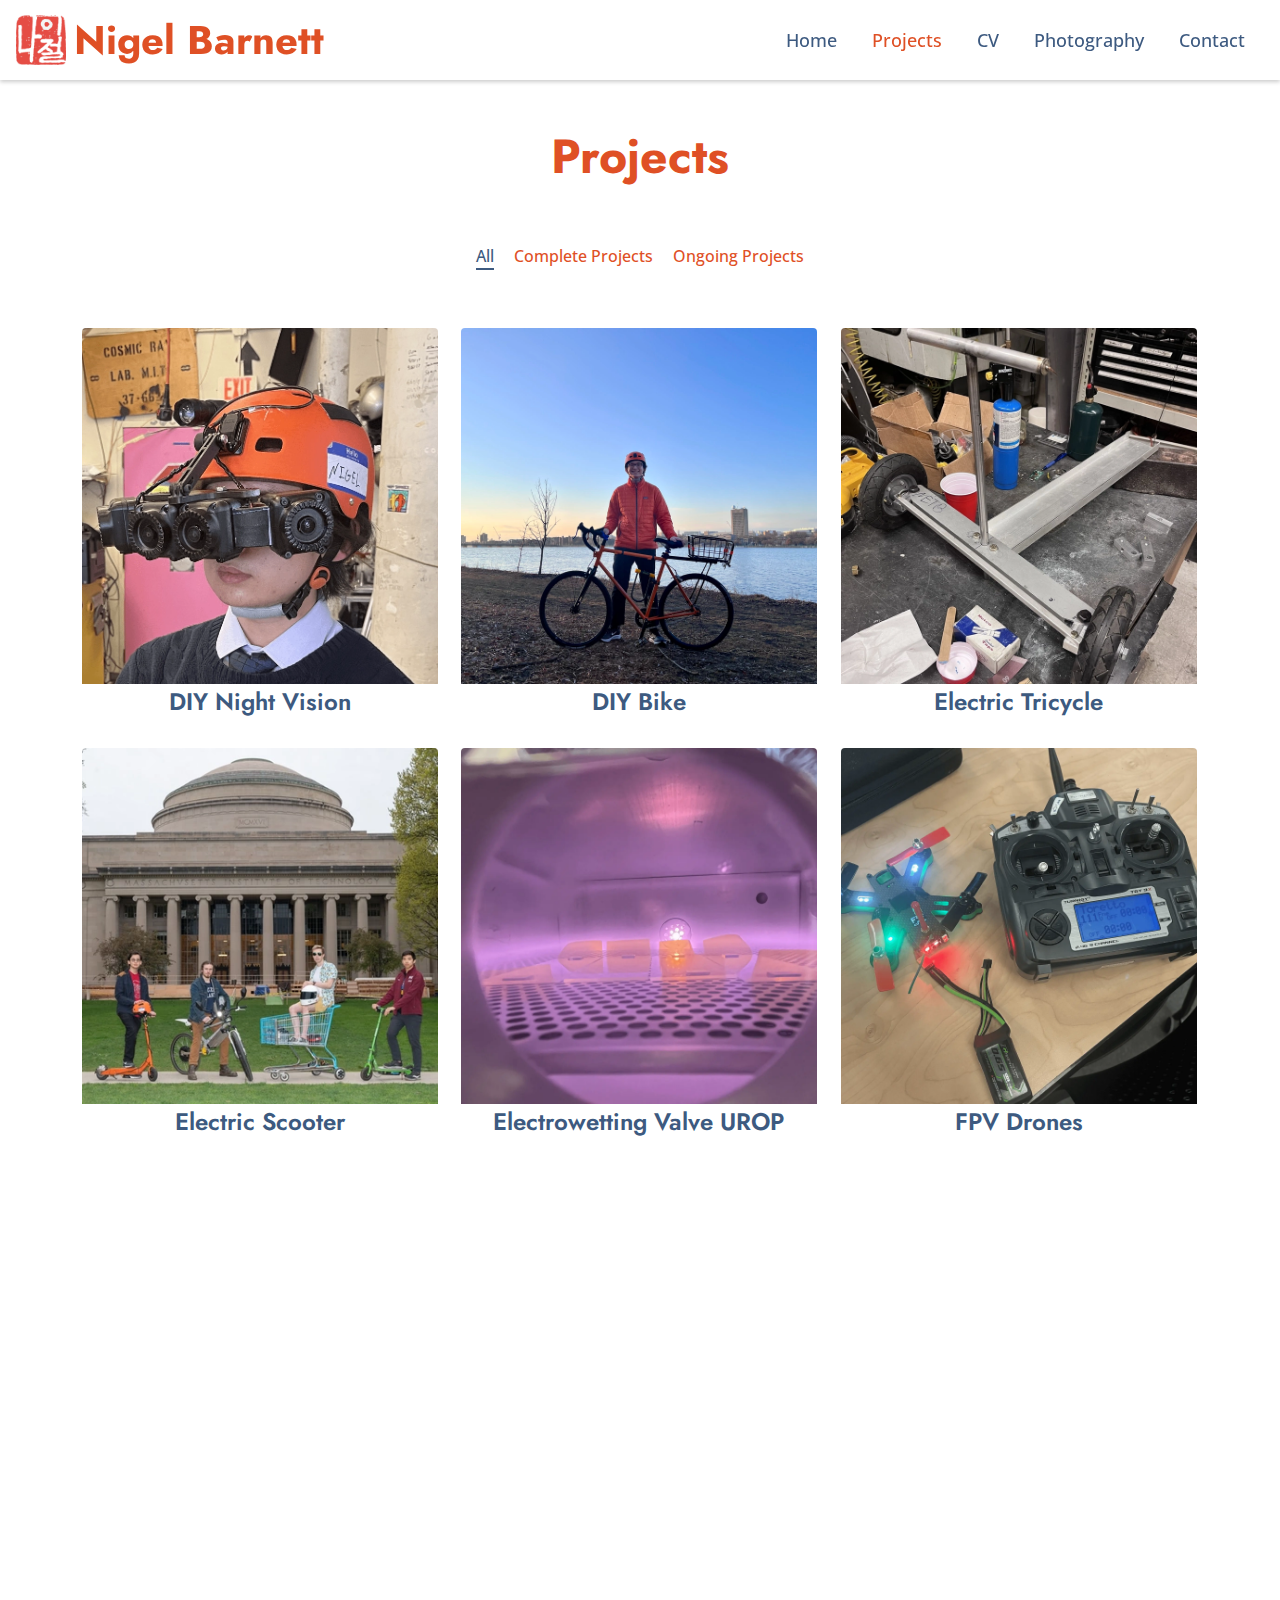
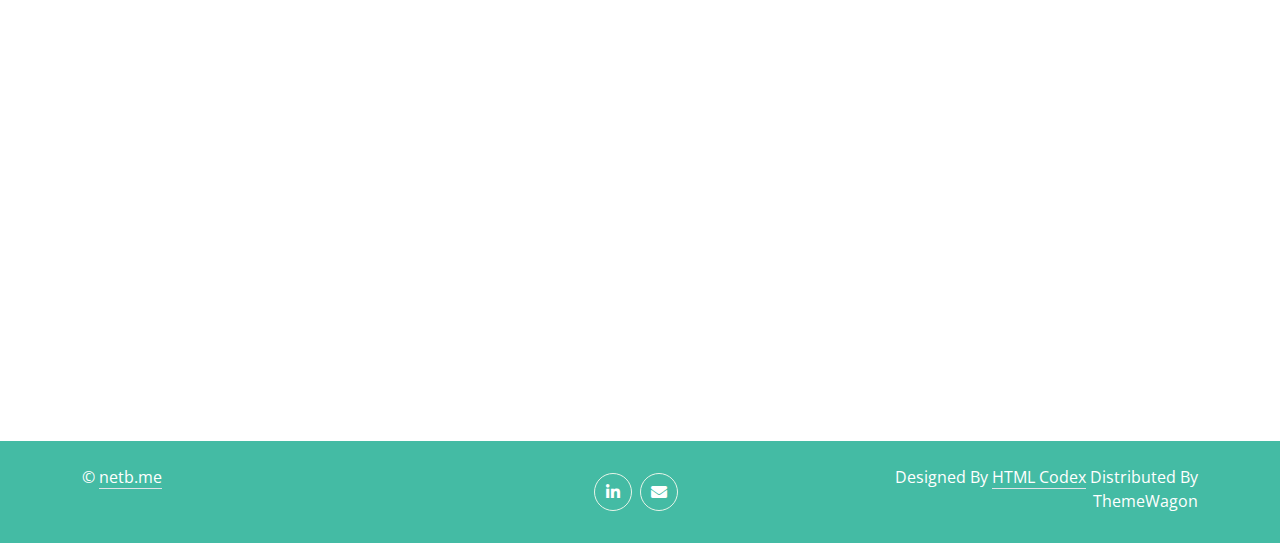
<file: projects.html>
<!DOCTYPE html>
<html lang="en">

    <head>
        <meta charset="UTF-8">
        <title>Nigel Barnett</title>
        <meta content="width=device-width, initial-scale=1.0" name="viewport">
        <meta name="keywords" content="Nigel Barnett maker portfolio MIT machining making building design CAD ">
        <meta name="author" content="Nigel Barnett">
        <meta name="description" content="Here are my projects that showcase my skills in designing and manufacturing." >
    
        <!-- Favicon -->
        <link href="img/Logo.png" rel="icon">
    
        <!-- Google Web Fonts -->
        <link rel="preconnect" href="https://fonts.googleapis.com">
        <link rel="preconnect" href="https://fonts.gstatic.com" crossorigin>
        
        <link href="https://fonts.googleapis.com/css2?family=Jost:wght@500;600;700&family=Open+Sans:wght@400;500&display=swap" rel="stylesheet">  
    
        <!-- Icon Font Stylesheet -->
        <link href="https://cdnjs.cloudflare.com/ajax/libs/font-awesome/5.10.0/css/all.min.css" rel="stylesheet">
        <link href="https://cdn.jsdelivr.net/npm/bootstrap-icons@1.4.1/font/bootstrap-icons.css" rel="stylesheet">
    
        <!-- Libraries Stylesheet -->
        <link href="lib/animate/animate.min.css" rel="stylesheet">
        <link href="lib/owlcarousel/assets/owl.carousel.min.css" rel="stylesheet">
        <link href="lib/lightbox/css/lightbox.min.css" rel="stylesheet">
    
        <!-- Customized Bootstrap Stylesheet -->
        <link href="css/bootstrap.min.css" rel="stylesheet">
    
        <!-- Template Stylesheet -->
        <link href="css/style.css" rel="stylesheet">
        <link href="css/projects.css" rel="stylesheet">
    </head>
<body>

    
<!-- Spinner Start -->
    <div id="spinner" class="show bg-white position-fixed translate-middle w-100 vh-100 top-50 start-50 d-flex align-items-center justify-content-center">
        <div class="spinner-border text-primary" role="status" style="width: 3rem; height: 3rem;"></div>
    </div>
<!-- Spinner End -->


<!-- Navbar Start -->
<nav class="navbar navbar-expand-lg bg-white navbar-light sticky-top p-0 box-shadow: 0 2px 4px 0 rgba(0,0,0,.2);">
    <a href="index.html" class="navbar-brand d-flex align-items-center px-4 px-lg-5">
        <img src="img/Logo.png" alt="Logo" width="50" height="50" class="me-2"> <!-- Adjust size if needed -->
        <h1 class="m-0">Nigel Barnett</h1>
    </a>
    <button type="button" class="navbar-toggler me-4" data-bs-toggle="collapse" data-bs-target="#navbarCollapse">
        <span class="navbar-toggler-icon"></span>
    </button>
    <div class="collapse navbar-collapse" id="navbarCollapse">
        <div class="navbar-nav ms-auto p-4 p-lg-0">
            <a href="index.html" class="nav-item nav-link">Home</a>
            <a href="projects.html" class="nav-item nav-link active">Projects</a>
            <a href="cv.html" class="nav-item nav-link">CV</a>
            <a href="photography.html" class="nav-item nav-link">Photography</a>
            <a href="contact.html" class="nav-item nav-link">Contact</a>
        </div>
    </div>
</nav>
<!-- Navbar End -->


<!-- Projects Start -->
    <div class="container-Maskl py-5">
        <div class="container">
            <div class="text-center mx-auto wow fadeInUp" data-wow-delay="0.1s" style="max-width: 500px;">
                <h1 class="display-5 mb-5">Projects</h1>
            </div>
            <div class="row wow fadeInUp" data-wow-delay="0.3s">
                <div class="col-12 text-center">
                    <ul class="list-inline rounded mb-5" id="portfolio-flters">
                        <li class="mx-2 active" data-filter="*">All</li>
                        <li class="mx-2" data-filter=".first">Complete Projects</li>
                        <li class="mx-2" data-filter=".second">Ongoing Projects</li>
                    </ul>
                </div>
            </div>

            <!-- Projects Container -->
            <div class="row g-4 portfolio-container">
                <div class="col-lg-4 col-md-6 portfolio-item first wow fadeInUp" data-wow-delay="0.1s">
                    <div class="portfolio-inner rounded">
                        <img class="img-fluid" src="img/Goggles/PhotoShoot2.webp" alt="Goggles">
                        <h4 class="curtainText text-center pt-1">DIY Night Vision</h4>
                        <div class="portfolio-text">
                            <div class="d-flex">
                                <a class="btn btn-project" data-bs-toggle="modal" href="#GoggleModal" role="button">See More</a>
                            </div>
                        </div>
                    </div>
                </div>
                <!-- <div class="col-lg-4 col-md-6 portfolio-item second wow fadeInUp" data-wow-delay="0.1s">
                    <div class="portfolio-inner rounded">
                        <img class="img-fluid" src="img/RocketProp/Preview.webp" alt="Candle Holder">
                        <h4 class="curtainText text-center pt-1">Rocket Engine Deneb</h4>
                        <div class="portfolio-text">
                            <div class="d-flex">
                                <a class="btn btn-project" data-bs-toggle="modal" href="#RocketPropModal" role="button">See More</a>
                            </div>
                        </div>
                    </div>
                </div> -->
                <div class="col-lg-4 col-md-6 portfolio-item first wow fadeInUp" data-wow-delay="0.1s">
                    <div class="portfolio-inner rounded">
                        <img class="img-fluid" src="img/Bike/Esplanade.webp" alt="Bike on Vice" width="100%">
                        <h4 class="curtainText text-center pt-1">DIY Bike</h4>
                        <div class="portfolio-text">
                            <div class="d-flex">
                                <a class="btn btn-project" data-bs-toggle="modal" href="#BikeModal" role="button">See More</a>
                            </div>
                        </div>
                    </div>
                </div>
                <div class="col-lg-4 col-md-6 portfolio-item first wow fadeInUp" data-wow-delay="0.1s">
                    <div class="portfolio-inner rounded">
                        <img class="img-fluid" src="img/Tricycle/Mech1Assembly.webp" alt="Tricycle">
                        <h4 class="curtainText text-center pt-1">Electric Tricycle</h4>
                        <div class="portfolio-text">
                            <div class="d-flex">
                                <a class="btn btn-project" data-bs-toggle="modal" href="#TricycleModal" role="button">See More</a>
                            </div>
                        </div>
                    </div>
                </div>
                <div class="col-lg-4 col-md-6 portfolio-item first wow fadeInUp" data-wow-delay="0.1s">
                    <div class="portfolio-inner rounded">
                        <img class="img-fluid" src="img/GroupSquare.webp" alt="Group Photo" width="100%">
                        <h4 class="curtainText text-center pt-1">Electric Scooter</h4>
                        <div class="portfolio-text">
                            <div class="d-flex">
                                <a class="btn btn-project" data-bs-toggle="modal" href="#ScooterModal" role="button">See More</a>
                            </div>
                        </div>
                    </div>
                </div>
                <div class="col-lg-4 col-md-6 portfolio-item first wow fadeInUp" data-wow-delay="0.1s">
                    <div class="portfolio-inner rounded">
                        <img class="img-fluid" src="img/Electrowetting/Plasma.webp" alt="" width="100%">
                        <h4 class="curtainText text-center pt-1">Electrowetting Valve UROP</h4>
                        <div class="portfolio-text">
                            <div class="d-flex">
                                <a class="btn btn-project" data-bs-toggle="modal" href="#ElectrowettingModal" role="button">See More</a>
                            </div>
                        </div>
                    </div>
                </div>
                <div class="col-lg-4 col-md-6 portfolio-item second wow fadeInUp" data-wow-delay="0.1s">
                    <div class="portfolio-inner rounded">
                        <img class="img-fluid" src="img/FPV/Toretto.webp" alt="" width="100%">
                        <h4 class="curtainText text-center pt-1">FPV Drones</h4>
                        <div class="portfolio-text">
                            <div class="d-flex">
                                <a class="btn btn-project" data-bs-toggle="modal" href="#FPVModal" role="button">See More</a>
                            </div>
                        </div>
                    </div>
                </div>
                <div class="col-lg-4 col-md-6 portfolio-item first wow fadeInUp" data-wow-delay="0.1s">
                    <div class="portfolio-inner rounded">
                        <img class="img-fluid" src="img/VinylCutting/VinylPosters.webp" alt="Vinyl Posters" width="100%">
                        <h4 class="curtainText text-center pt-1">Vinyl Cutting</h4>
                        <div class="portfolio-text">
                            <div class="d-flex">
                                <a class="btn btn-project" data-bs-toggle="modal" href="#VinylCuttingModal" role="button">See More</a>
                            </div>
                        </div>
                    </div>
                </div>
                <div class="col-lg-4 col-md-6 portfolio-item first wow fadeInUp" data-wow-delay="0.1s">
                    <div class="portfolio-inner rounded">
                        <img class="img-fluid" src="img/Tribute/FinalMask.webp" alt="Painted Mask" width="100%">
                        <h4 class="curtainText text-center pt-1">A Tribute</h4>
                        <div class="portfolio-text">
                            <div class="d-flex">
                                <a class="btn btn-project" data-bs-toggle="modal" href="#MaskModal" role="button">See More</a>
                            </div>
                        </div>
                    </div>
                </div>
                <div class="col-lg-4 col-md-6 portfolio-item first wow fadeInUp" data-wow-delay="0.1s">
                    <div class="portfolio-inner rounded">
                        <img class="img-fluid" src="img/Misc/FEA.webp" alt="FEA Picture">
                        <h4 class="curtainText text-center pt-1">Miscellaneous 1</h4>
                        <div class="portfolio-text">
                            <div class="d-flex">
                                <a class="btn btn-project" data-bs-toggle="modal" href="#MiscModal1" role="button">See More</a>
                            </div>
                        </div>
                    </div>
                </div>
                <div class="col-lg-4 col-md-6 portfolio-item first wow fadeInUp" data-wow-delay="0.1s">
                    <div class="portfolio-inner rounded">
                        <img class="img-fluid" src="img/Misc/PumpkinCandle.webp" alt="Candle Holder">
                        <h4 class="curtainText text-center pt-1">Miscellaneous 2</h4>
                        <div class="portfolio-text">
                            <div class="d-flex">
                                <a class="btn btn-project" data-bs-toggle="modal" href="#MiscModal2" role="button">See More</a>
                            </div>
                        </div>
                    </div>
                </div>
            </div>
        </div>
    </div>
<!-- Projects End -->

<!-- Goggle Modal -->  
    <div class="modal fade" id="GoggleModal" tabindex="-1" aria-labelledby="DIY Night Vision Modal" aria-hidden="true">
        <div class="modal-dialog modal-xl">
            <div class="modal-content">
                <div class="modal-header">
                <h3 class="modal-title" id="DIY Night Vision Modal">DIY Night Vision Goggles</h3>
                <button type="button" class="btn-close" data-bs-dismiss="modal" aria-label="Close"></button>
                </div>
                    <div class="modal-body">
                        <div class="row g-4">
                            <div id="GoggleCarousel" class="carousel slide col-md-6" data-ride="carousel">
                                <div class="carousel-inner">
                                    <div class="carousel-item active">
                                        <img class="d-block w-100" src="img/Goggles/MITERS2.webp" loading="lazy" alt="First slide">
                                        <h5 class="text-center p-2">1- Original Fitment Check w/ Sketch Helmet Mount</h5>
                                    </div>
                                    <div class="carousel-item">
                                        <img class="d-block w-100" src="img/Goggles/CameraTest.webp" loading="lazy" alt="Second slide">
                                        <h5 class="text-center p-2">2- Camera Test</h5>
                                    </div>
                                    <div class="carousel-item">
                                        <img class="d-block w-100" src="img/Goggles/DarkTest3.webp" loading="lazy" alt="Third slide">
                                        <h5 class="text-center p-2">3- Dark Room Test</h5>
                                    </div>
                                    <div class="carousel-item">
                                        <img class="d-block w-100" src="img/Goggles/DarkTest3Comparison.webp" loading="lazy" alt="Fourth slide">
                                        <h5 class="text-center p-2">4- Comparison with iPhone Camera (The goggles deserve more credit because the iPhone has long exposure)</h5>
                                    </div>
                                    <div class="carousel-item">
                                        <img class="d-block w-100" src="img/Goggles/Integration.webp" loading="lazy" alt="Fifth slide">
                                        <h5 class="text-center p-2">5- Part Integration Layout</h5>
                                    </div>
                                    <div class="carousel-item">
                                        <img class="d-block w-100" src="img/Goggles/PaintBooth1.webp" loading="lazy" alt="Sixth slide">
                                        <h5 class="text-center p-2">6- Exterior Painting</h5>
                                    </div>
                                    <div class="carousel-item">
                                        <img class="d-block w-100" src="img/Goggles/FinalIntegration.webp" loading="lazy" alt="Seventh slide">
                                        <h5 class="text-center p-2">7- Re-assembly After Painting</h5>
                                    </div>
                                    <div class="carousel-item">
                                        <img class="d-block w-100" src="img/Goggles/FinalAssembly.webp" loading="lazy" alt="Eighth slide">
                                        <h5 class="text-center p-2">8- Final Assembled Product</h5>
                                    </div>
                                    <div class="carousel-item">
                                        <img class="d-block w-100" src="img/Goggles/PhotoShoot2.webp" loading="lazy" alt="Ninth slide">
                                        <h5 class="text-center p-2">9- Mounted to Helmet Properly (Note: GoPro helmet mount for quick disconnect and added IR flashlight)</h5>
                                    </div>
                                </div>
                                <a class="carousel-control-prev" href="#GoggleCarousel" role="button" data-bs-slide="prev">
                                <span class="carousel-control-prev-icon" aria-hidden="true"></span>
                                <span class="sr-only">Previous</span>
                                </a>
                                <a class="carousel-control-next" href="#GoggleCarousel" role="button" data-bs-slide="next">
                                <span class="carousel-control-next-icon" aria-hidden="true"></span>
                                <span class="sr-only">Next</span>
                                </a>
                            </div>
                                <div class="col-md-6">
                                    <h5>For my second project,</h5>
                                    <p>
                                        I wanted to build a fun and functional device, and thanks to ProjX funding, 
                                        I had a $500 budget. This budget was perfect for building this pair (or two pairs?) 
                                        of night vision goggles which I had been interested in making. Besides the cool factor, 
                                        I thought they might help me traverse a dark room after my roommates go to sleep.
                                    </p>

                                    <h5>The Specs:</h5>
                                    - Each “tube” of the goggles is a functionally independent module. <br>
                                    - A Foxeer Night Cat 3 camera at the front takes in visible and IR light, which it passes onto the display. <br>
                                    - The displays are 1.5” TFT screens made by Adafruit, which display the analog output from the cameras. <br>
                                <p>
                                    The light from the display passes through a biconvex lens. 
                                    The lens corrects the picture, so the screen is clear, which is vital 
                                    because the screen is too close to your eye for it to focus easily. 
                                    This adjustment helps prevent eye strain caused by your eyes constantly 
                                    trying to focus on the screens.
                                </p>
                                    <h5>Going forward, I want to improve the design by</h5>
                                    - Waterproofing the goggles as I'd initially intended <br>
                                    - Redesigning the suspension/mounting solution so that the goggles are more rigidly connected
                                    to the helmet
                                    <br>
                                    - Painting the inside of the tubes black so the brightness from the screens is less overwhelming. </p>
                                    <h6>Disclaimer: The original project files (.stl files & parts list) were taken from the BPNVG project. 
                                        However, I did ample modification (rebuilding/remodeling in CAD) to where I believe these goggles are 
                                        a new revision and unique to others in design and construction.</h6>
                                </p>
                                </div>
                        </div>
                    </div>
                <div class="modal-footer">
                    <button type="button" class="btn btn-secondary" data-bs-dismiss="modal">Close</button>
                </div>
            </div>
        </div>
    </div>
<!-- Goggle Modal -->  

<!-- RocketProp Modal -->  
<div class="modal fade" id="RocketPropModal" tabindex="-1" aria-labelledby="RocketProp Modal" aria-hidden="true">
    <div class="modal-dialog modal-xl">
        <div class="modal-content">
            <div class="modal-header">
            <h3 class="modal-title" id="RocketProp Modal">(WIP) Personal Rocket Engine - Deneb</h3>
            <button type="button" class="btn-close" data-bs-dismiss="modal" aria-label="Close"></button>
            </div>
            <div class="modal-body">
                <div class="row g-4">
                    <div id="RocketPropCarousel" class="carousel slide col-md-6" data-ride="carousel">
                        <div class="carousel-inner">
                            <div class="carousel-item active">
                                <img class="d-block w-100" src="img/RocketProp/Preview.webp" loading="lazy" alt="First slide">
                                <h5 class="text-center p-2">1- CAD Preview (?)</h5>
                            </div>
                        </div>
                    </div>
                    <div class="col-md-6">
                        <h5>I was inspired</h5>
                        <p>by working with my sub-team on Rocket Team to design a liquid rocket engine myself. And given the information I'm 
                            learning in 16.512 <a class="hyperlink" href="https://ocw.mit.edu/courses/16-512-rocket-propulsion-fall-2005/" target="_blank" rel="noopener noreferrer">(Rocket Prop)</a> this semester, 
                            I felt like I'd be better equipped to design an engine from first principles. I am going through the process of 
                            defining requirements, researching, and designing an engine with the intent of eventually manufacturing the design 
                            for a flight vehicle. The design is influenced by what I've worked with on Rocket Team and what I've seen accomplished 
                            by other teams and individuals.</p>
                        <h5>My current decision is</h5>
                        <p>to design a reusable bi-propellant rocket engine using LOX and RP-1, which has either film cooling or a combination of 
                            film and ablative cooling. I'm designing with a 4kN thrust requirement for 5 seconds of burn time to power a 30kg rocket.</p>
                        <h5>This project</h5>
                        <p>is fairly ambitious, given my current responsibilities. Still, I hope to figure out the design work by this academic 
                            year and potentially manufacture and test next year. I also want to design the rocket, including potential custom 
                            engine control and avionics hardware and software, which would make this all a very long-term project. </p>
                    </div>
                </div>
            </div>
            <div class="modal-footer">
                <button type="button" class="btn btn-secondary" data-bs-dismiss="modal">Close</button>
            </div>
        </div>
    </div>
</div>
<!-- RocketProp Modal -->

<!-- Tricycle -->  
    <div class="modal fade" id="TricycleModal" tabindex="-1" aria-labelledby="Tricycle Modal" aria-hidden="true">
        <div class="modal-dialog modal-xl">
            <div class="modal-content">
                <div class="modal-header">
                <h3 class="modal-title" id="Tricycle Modal">Electric Tricycle</h3>
                <button type="button" class="btn-close" data-bs-dismiss="modal" aria-label="Close"></button>
                </div>
                    <div class="modal-body">
                        <div class="row g-4">
                            <div id="TricycleCarousel" class="carousel slide col-md-6" data-ride="carousel">
                                <div class="carousel-inner">
                                    <div class="carousel-item active">
                                        <img class="d-block w-100" src="img/Tricycle/TriCAD.webp" loading="lazy" alt="First slide">
                                        <h5 class="text-center p-2">1- Final CAD Model of Tricycle With new Battery & Motor Mount</h5>
                                    </div>
                                    <div class="carousel-item">
                                        <img class="d-block w-100" src="img/Tricycle/OldTrike.webp" loading="lazy" alt="Second slide">
                                        <h5 class="text-center p-2">2- Old Tricycle that I Based the Design off of</h5>
                                    </div>
                                    <div class="carousel-item">
                                        <img class="d-block w-100" src="img/Tricycle/Mech1Assembly.webp" loading="lazy" alt="Third slide">
                                        <h5 class="text-center p-2">3- First Functional Chassis Assembly w/o Motor</h5>
                                    </div>
                                    <div class="carousel-item">
                                        <img class="d-block w-100" src="img/Tricycle/OriginalBattery.webp" loading="lazy" alt="Fourth slide">
                                        <h5 class="text-center p-2">4- Original Hoverboard Battery</h5>
                                    </div>
                                    <div class="carousel-item">
                                        <img class="d-block w-100" src="img/Tricycle/NewBattery.webp" loading="lazy" alt="Fifth slide">
                                        <h5 class="text-center p-2">5- New Custom Battery using LiFePO4 Cells</h5>
                                    </div>
                                    <div class="carousel-item">
                                        <img class="d-block w-100" src="img/Tricycle/CNC1.webp" loading="lazy" alt="Sixth slide">
                                        <h5 class="text-center p-2">6- Using MITERS CNC Machine to Cut New Motor Arm</h5>
                                    </div>
                                    <div class="carousel-item">
                                        <img class="d-block w-100" src="img/Tricycle/FirstAssembly.webp" loading="lazy" alt="Seventh slide">
                                        <h5 class="text-center p-2">7- Full integration (Note the Clamp Handlebar/stick)</h5>
                                    </div>
                                    <div class="carousel-item">
                                        <img class="d-block w-100" src="img/Tricycle/SimmonsDrive.webp" loading="lazy" alt="Eighth slide">
                                        <h5 class="text-center p-2">8- Drive to Simmons</h5>
                                    </div>
                                    <div class="carousel-item">
                                        <img class="d-block w-100" src="img/Tricycle/Bending2.webp" loading="lazy" alt="Ninth slide">
                                        <h5 class="text-center p-2">9- Mild Structural Failure Around Motor Mount</h5>
                                    </div>
                                    <div class="carousel-item">
                                        <img class="d-block w-100" src="img/Tricycle/Deforming1.webp" loading="lazy" alt="Tenth slide">
                                        <h5 class="text-center p-2">10- Close-up of Deformation After Disassembly</h5>
                                    </div>
                                </div>
                                <a class="carousel-control-prev" href="#TricycleCarousel" role="button" data-bs-slide="prev">
                                <span class="carousel-control-prev-icon" aria-hidden="true"></span>
                                <span class="sr-only">Previous</span>
                                </a>
                                <a class="carousel-control-next" href="#TricycleCarousel" role="button" data-bs-slide="next">
                                <span class="carousel-control-next-icon" aria-hidden="true"></span>
                                <span class="sr-only">Next</span>
                                </a>
                            </div>
                                <div class="col-md-6">
                                    <h5>This tricycle was my very first project.</h5>
                                    <p>I started working on it in freshman fall after I found <a class="hyperlink" href="http://miters.mit.edu/" target="_blank" rel="noopener noreferrer">MITERS</a>, but before I became a key holder to MITERS at N52-115. 
                                        I had never made a scooter before, but I wanted to make my first one based on an old, small-frame reverse-tricycle scooter 
                                        lying around MITERS. Knowing nothing about building a scooter, I designed a rudimentary model in SolidWorks based on the scrap 
                                        available in MITERS and the old tricycle. </p>
                                    <p>The first revision of the tricycle used a repurposed hoverboard motor and the hoverboard battery. 
                                        The frame was made entirely of scrap lying around MITERS for maximum recycling efficiency. 
                                        The wheels and throttle also came from the MITERS vehicle bins. </p>
                                    <h5>As it was my first project at MITERS, </h5>
                                    <p> the tricycle was plagued with a handful of issues. The first was that the original way I mounted the motor was too flimsy (a recurring theme, as you will see). 
                                        I had planned to cut out a section of the U-shaped aluminum extrusion I was using for the seat plate and connect 
                                        the motor using a V-block and some bolts. However, the aluminum was far too thin, and the thin bar of material 
                                        connecting the motor nearly bent off the first time I sat on it (I argue this was more of a design flaw than a rider issue). 
                                        I remedied this problem by CNC cutting a new, much heftier motor mounting arm. </p>   
                                    <p>After my first few rides, the hoverboard battery died, and I couldn't charge it again. 
                                        After the hoverboard battery died, I decided to make a custom battery. This wouldn't be the first time I had made a custom battery, 
                                        as I had helped make the massive battery for a solar car I helped design and build in <a class="hyperlink" href="https://rahsgreenenergy.com/" target="_blank" rel="noopener noreferrer">high school</a> for a <a class="hyperlink" href="https://www.solarcarchallenge.org/challenge/" target="_blank" rel="noopener noreferrer">national competition</a>. 
                                        The new battery was made of 12 lithium-iron phosphate batteries in a series by four in parallel (12S4P) for a 40V nominal charge, 
                                        capable of overvolting the hoverboard motor.  </p>
                                    <p>Somewhere along the way, the flimsily attached handlebar (see picture three) 
                                        snapped off, leading me to improvise with a shop clamp (or my hands on the connecting block) 
                                        to steer the tricycle effectively. </p>
                                    <p>And as it turned out, the super beefy motor arm I had made was somewhat of an overcompensation 
                                        for my past design flaws. The mount was so hefty that the frame broke around the arm, leading 
                                        to the deformation on the U-extrusion seen in pictures nine and ten. </p>
                                    <h5>Overall,</h5>
                                    <p>There's definitely more work I need to do to make the tricycle fully functional. Still, I decided to stop working on it 
                                        pending a new redesign. And the likelihood of the need to buy dedicated parts and materials for a redesign makes this 
                                        project more unlikely to continue. I  learned a lot from this project which I would later put into building my scooter.</p>
                                </div>
                        </div>
                    </div>
                <div class="modal-footer">
                    <button type="button" class="btn btn-secondary" data-bs-dismiss="modal">Close</button>
                </div>
            </div>
        </div>
    </div>
<!-- Goggle Modal -->  

<!-- Scooter Modal -->  
    <div class="modal fade" id="ScooterModal" tabindex="-1" aria-labelledby="Scooter Modal" aria-hidden="true">
        <div class="modal-dialog modal-xl">
            <div class="modal-content">
                <div class="modal-header">
                <h3 class="modal-title" id="Scooter Modal">Electric Scooter</h3>
                <button type="button" class="btn-close" data-bs-dismiss="modal" aria-label="Close"></button>
                </div>
                <div class="modal-body">
                    <div class="row g-4">
                        <div id="ScooterCarousel" class="carousel slide col-md-6" data-ride="carousel">
                            <div class="carousel-inner">
                                <div class="carousel-item active">
                                    <img class="d-block w-100" src="img/Scooter/SideBefore.webp" loading="lazy" alt="First slide">
                                    <h5 class="text-center p-2">1- Original Siding with Rudimentary E-Brake Assembly</h5>
                                </div>
                                <div class="carousel-item">
                                    <img class="d-block w-100" src="img/Scooter/SelfSpotWelding.webp" loading="lazy" alt="Second slide">
                                    <h5 class="text-center p-2">2- Spot-welding New Battery</h5>
                                </div>
                                <div class="carousel-item">
                                    <img class="d-block w-100" src="img/Scooter/SelfPaint.webp" loading="lazy" alt="Third slide">
                                    <h5 class="text-center p-2">3- New Coat of Paint</h5>
                                </div>
                                <div class="carousel-item">
                                    <img class="d-block w-100" src="img/Scooter/FinalAssembly.webp" loading="lazy" alt="Fourth slide">
                                    <h5 class="text-center p-2">4- Fully Assembled Scooter</h5>
                                </div>
                                <div class="carousel-item">
                                    <img class="d-block w-100" src="img/Scooter/RearFlat.webp" loading="lazy" alt="Fifth slide">
                                    <h5 class="text-center p-2">5- Disassembly for Flat Tire</h5>
                                </div>
                                <div class="carousel-item">
                                    <img class="d-block w-100" src="img/Scooter/Problem2.webp" loading="lazy" alt="Sixth slide">
                                    <h5 class="text-center p-2">6- Battery Size... Error</h5>
                                </div>
                                <div class="carousel-item">
                                    <img class="d-block w-100" src="img/Scooter/CuttingBattery.webp" loading="lazy" alt="Seventh slide">
                                    <h5 class="text-center p-2">7- Cutting First Battery Frame Down to Size (Note: removed cells for safety)</h5>
                                </div>
                                <div class="carousel-item">
                                    <img class="d-block w-100" src="img/Scooter/Deconstruction2.webp" loading="lazy" alt="Eighth slide">
                                    <h5 class="text-center p-2">8- Deconstructing Power Cell for 18650 Cells</h5>
                                </div>
                                <div class="carousel-item">
                                    <img class="d-block w-100" src="img/Scooter/Battery2-2.webp" loading="lazy" alt="Ninth slide">
                                    <h5 class="text-center p-2">9- New 18650 Battery Layout</h5>
                                </div>
                                <div class="carousel-item">
                                    <img class="d-block w-100" src="img/Scooter/StreetPic.webp" loading="lazy" alt="Tenth slide">
                                    <h5 class="text-center p-2">10- Functioning Street Picture</h5>
                                </div>
                            </div>
                            <a class="carousel-control-prev" href="#ScooterCarousel" role="button" loading="lazy" data-bs-slide="prev">
                            <span class="carousel-control-prev-icon" aria-hidden="true"></span>
                            <span class="sr-only">Previous</span>
                            </a>
                            <a class="carousel-control-next" href="#ScooterCarousel" role="button" loading="lazy" data-bs-slide="next">
                            <span class="carousel-control-next-icon" aria-hidden="true"></span>
                            <span class="sr-only">Next</span>
                            </a>
                        </div>
                        <div class="col-md-6">
                            <h5>The scooter is my second project and a vehicle I built at MIT.</h5>
                            <p>I had a better start compared to the tricycle. Based on how difficult it was to make the tricycle work, 
                                I started by refurbishing and revitalizing an older vehicle of MITERS instead of designing one from scratch. 
                                The scooter was owned by previous MITERS member and president Mason Massie. By some means, 
                                the old battery combusted while inside the scooter body. Thankfully, the battery compartment of the scooter's steel 
                                frame was the only part horrifically charred and gross. So after cleaning out the internals and removing some external rust with 
                                a wire brush and flap sander, I had a scooter frame with handlebars, wheels, and motor already mounted. </p>
                            <h5>Thus the first thing to do </h5>
                            <p>to make the scooter run again was to build a new battery. Taking what I learned from the first pack I made for the tricycle, 
                                I made a frame out of a laser-cut acrylic sheet to support the battery cells better. While this wasn't as good as an off-the-shelf 
                                solution and still required some structural hot glue for rigidity, this pack felt more solid than the first. I used the N51 spot welder 
                                instead of a handheld unit to attach the same lithium-iron phosphate batteries in a ten series and four parallel (12S4P) configuration. 
                                After I attached the battery management system (BMS) to the pack, I was done (or so I thought). After finishing the battery pack, 
                                I painted the frame for rust protection and, most importantly, aesthetics in my favorite color: orange.</p>
                            <h5>Following the precedence </h5>
                            <p>set by my tricycle project, problems started at the halfway-ish point of my scooter refurbishment. 
                                It turned out that sitting on a rack for the entirety of quarantine (and probably longer) wasn't great for the 
                                cheap scooter tires on the frame, so I had to replace the rear tire. After that, which you can see in photo six, 
                                the battery was somehow TOO BIG. I figured out that the added spacing from the battery frame and wiring made the 
                                pack too large. For the record, I had fit-checked the four cells beforehand. I was somewhat at my wit's end between 
                                the difficulties I had making the battery pack and all the other school things going on, so I took a hiatus from the project.</p>
                            <h5>My hack job</h5>
                            <p>(or hacksaw job, ha ha) solution to the problem was to cut off a row of series cells, making the pack 10S and 3P. 
                                While lopping off ten cells reduced the capacity, the pack now fit into the battery compartment, and I could ride 
                                the scooter for the first time. While I could travel to the edges of campus comfortably, I constantly had to charge 
                                the battery with a modified off-the-shelf wall charger to ensure I wouldn't have to walk back. Because of this, I decided 
                                to make a new battery pack. </p>
                            <h5>For the second battery,</h5>
                            <p>Joseph, another MITERS member, generously gifted me three 
                                <a class="hyperlink" href="https://www.techtarget.com/searchdatacenter/definition/uninterruptible-power-supply" target="_blank" rel="noopener noreferrer">UPS</a> 
                                battery modules he had <a class="hyperlink" href="https://en.wikipedia.org/wiki/Cruft" target="_blank" rel="noopener noreferrer">crufted</a>. 
                                These modules contained four bundles of four 18650 battery cells, meaning I had 48 18650 batteries to work with. 
                                Well, it was actually only 40 because I screwed up two cell packs when I salvaged the batteries. So I now had a 40-cell, 
                                10S 4P battery pack which was smaller and theoretically higher capacity than my previous battery pack. I spot-welded the battery 
                                before leaving for summer 2022 but did not attach a BMS. </p>
                            <h5>Fast forward; </h5>
                            <p>I came back in the fall of 2022 to complete the battery pack and make the scooter functional again. 
                                I tested the battery to make sure it was okay after sitting around all summer, and to my dismay, 
                                one of the rows of cells was almost 2 volts lower than the rest. This meant that there was some problem with the battery pack. 
                                After slowly charging the row to balance the battery pack manually, I tried charging the battery from a bench power supply. 
                                Immediately after I turned on the power supply, the nickel strips connecting the cells turned red hot, meaning something was seriously 
                                wrong with my pack. </p>
                            <h5>As of now, </h5>
                            <p>I've decided to stop this project because I don't want to buy new cells for a new battery, and I've moved away from scooters. 
                                I realized that building a high-power vehicle like this wasn't moving in a safe direction. </p>
                        </div>
                    </div>
                </div>
                <div class="modal-footer">
                    <button type="button" class="btn btn-secondary" data-bs-dismiss="modal">Close</button>
                </div>
            </div>
        </div>
    </div>
<!-- Scooter Modal -->

<!-- Bike Modal -->  
<div class="modal fade" id="BikeModal" tabindex="-1" aria-labelledby="Bike Modal" aria-hidden="true">
    <div class="modal-dialog modal-xl">
        <div class="modal-content">
            <div class="modal-header">
            <h3 class="modal-title" id="Bike Modal">Meet Tangerine</h3>
            <button type="button" class="btn-close" data-bs-dismiss="modal" aria-label="Close"></button>
            </div>
            <div class="modal-body">
                <div class="row g-4">
                    <div id="BikeCarousel" class="carousel slide col-md-6" data-ride="carousel">
                        <div class="carousel-inner">
                            <div class="carousel-item active">
                                <img class="d-block w-100" src="img/Bike/Tubes.webp" loading="lazy" alt="First slide">
                                <h5 class="text-center p-2">1- Set of Tubes Provided for the Frame</h5>
                            </div>
                            <div class="carousel-item">
                                <img class="d-block w-100" src="img/Bike/Jig.webp" loading="lazy" alt="Second slide">
                                <h5 class="text-center p-2">2- Bike Tubes set in Frame Jig</h5>
                            </div>
                            <div class="carousel-item">
                                <img class="d-block w-100" src="img/Bike/Mounting.webp" loading="lazy" alt="Third slide">
                                <h5 class="text-center p-2">3- Extra Mounting Hardware for a Future Basket & Battery Pack</h5>
                            </div>
                            <div class="carousel-item">
                                <img class="d-block w-100" src="img/Bike/TestFit.webp" loading="lazy" alt="Fourth slide">
                                <h5 class="text-center p-2">4- Test fit for all Components</h5>
                            </div>
                            <div class="carousel-item">
                                <img class="d-block w-100" src="img/Bike/Prepaint.webp" loading="lazy" alt="Fifth slide">
                                <h5 class="text-center p-2">5- Disassembled Bike with other Sandblasted Parts</h5>
                            </div>
                            <div class="carousel-item">
                                <img class="d-block w-100" src="img/Bike/Primer.webp" loading="lazy" alt="Sixth slide">
                                <h5 class="text-center p-2">6- Frame after Priming</h5>
                            </div>
                            <div class="carousel-item">
                                <img class="d-block w-100" src="img/Bike/Painted.webp" loading="lazy" alt="Seventh slide">
                                <h5 class="text-center p-2">7- Painted Frame and Parts</h5>
                            </div>
                            <div class="carousel-item">
                                <img class="d-block w-100" src="img/Bike/Esplanade.webp" loading="lazy" alt="Eighth slide">
                                <h5 class="text-center p-2">8- Ride out on the Esplanade</h5>
                            </div>
                            <div class="carousel-item">
                                <img class="d-block w-100" src="img/Bike/BasketCad.webp" loading="lazy" alt="Ninth slide">
                                <h5 class="text-center p-2">9- CAD Design for Basket in SolidWorks</h5>
                            </div>
                            <div class="carousel-item">
                                <img class="d-block w-100" src="img/Bike/Planks.webp" loading="lazy" alt="Tenth slide">
                                <h5 class="text-center p-2">10- Varnished Wood Planks for Basket Bottom</h5>
                            </div>
                        </div>
                        <a class="carousel-control-prev" href="#BikeCarousel" role="button" loading="lazy" data-bs-slide="prev">
                        <span class="carousel-control-prev-icon" aria-hidden="true"></span>
                        <span class="sr-only">Previous</span>
                        </a>
                        <a class="carousel-control-next" href="#BikeCarousel" role="button" loading="lazy" data-bs-slide="next">
                        <span class="carousel-control-next-icon" aria-hidden="true"></span>
                        <span class="sr-only">Next</span>
                        </a>
                    </div>
                    <div class="col-md-6">
                        <h5>Tangerine is the bike</h5>
                        <p>I built during <a class="hyperlink" href="https://elo.mit.edu/iap/" target="_blank" rel="noopener noreferrer">IAP</a> 2023 through the <a class="hyperlink" href="https://d-lab.mit.edu/news-blog/blog/mit-d-lab-iap-build-your-own-bike-class" target="_blank" rel="noopener noreferrer">D-Lab class EC.S02</a>
                            taught by the esteemed <a class="hyperlink" href="https://d-lab.mit.edu/about/people/jack-whipple" target="_blank" rel="noopener noreferrer">Jack Whipple</a>. 
                            It's a single-speed road bike with an emphasis on modularity. 
                            While the bike was only supposed to take a few days of work to complete, 
                            I added lots of details and tweaks to the class design that made the project 
                            more fun but also more complex to complete. The steps I took in roughly chronological order are the following:
                        </p>
                        <ol type="1">
                            <li>Prepare frame parts</li>
                            <li>Weld frame tubes</li>
                            <li>Ream & finish frame for part mounting</li>
                            <li>Assemble the bike and components</li>
                            <li>Disassemble the bike</li>
                            <li>Design and fabricate accessory mounts</li>
                            <li>Weld mounts to the frame</li>
                            <li>Design decal stencils</li>
                            <li>Tape off the frame for sandblasting</li>
                            <li>Sandblast frame & components</li>
                            <li>Paint frame</li>
                            <li>Reassemble the bike</li>
                            <li>Accessorize</li>
                          </ol>
                        <h5>Writing it out,</h5>
                        <p>Thirteen steps doesn't sound so bad for such a good end product, but in reality, there are actually three to ten sub-steps to each step.</p>
                        <p>Overall, I'm pleased with how Tangerine turned out. There are a few bad welds and already some nicks in the paint, but I did 
                            an excellent job for my first bike. The riding feeling is also fairly smooth, but my perception may be somewhat skewed since 
                            I haven't ridden a bike seriously in a while. As for the basket, I've made a design but have yet to finish it since I already have a back rack 
                            that is sufficient to hold my backpack or my groceries. </p>
                        <h5>Going forward,</h5>
                        <p>I'm excited to ride Tangerine more and all the places we'll go to in the future. 
                            I'm also considering electrifying Tangerine using the mounting brackets I welded during the initial construction. 
                            I found a front wheel hub motor and have done some research on potential battery packs. 
                        </p>
                        <h5>Furthest distance biked from Maseeh (as the crow flies):</h5> 
                            <p>4.52 mi (7.27 km)</p>
                    </div>
                </div>
            </div>
            <div class="modal-footer">
                <button type="button" class="btn btn-secondary" data-bs-dismiss="modal">Close</button>
            </div>
        </div>
    </div>
</div>
<!-- Bike Modal -->

<!-- Electrowetting Modal -->  
<div class="modal fade" id="ElectrowettingModal" tabindex="-1" aria-labelledby="Electrowetting Modal" aria-hidden="true">
    <div class="modal-dialog modal-xl">
        <div class="modal-content">
            <div class="modal-header">
            <h3 class="modal-title" id="Electrowetting Modal">Electrowetting UROP</h3>
            <button type="button" class="btn-close" data-bs-dismiss="modal" aria-label="Close"></button>
            </div>
            <div class="modal-body">
                <div class="row g-4">
                    <div id="ElectrowettingCarousel" class="carousel slide col-md-6" data-ride="carousel">
                        <div class="carousel-inner">
                            <div class="carousel-item active">
                                <img class="d-block w-100" src="img/Electrowetting/Defect.webp" loading="lazy" alt="First slide">
                                <h5 class="text-center p-2">1- Chip with defective non-uniform surface finish</h5>
                            </div>
                            <div class="carousel-item">
                                <img class="d-block w-100" src="img/Electrowetting/EarlyMount.webp" loading="lazy" alt="Second slide">
                                <h5 class="text-center p-2">2- First iteration of spin coating jig</h5>
                            </div>
                            <div class="carousel-item">
                                <img class="d-block w-100" src="img/Electrowetting/NewSpin.webp" loading="lazy" alt="Third slide">
                                <h5 class="text-center p-2">3- Final, improved spin coating jig</h5>
                            </div>
                            <div class="carousel-item">
                                <img class="d-block w-100" src="img/Electrowetting/Tachometer.webp" loading="lazy" alt="Fourth slide">
                                <h5 class="text-center p-2">4- Tachometer to verify spin coating procedure</h5>
                            </div>
                            <div class="carousel-item">
                                <img class="d-block w-100" src="img/Electrowetting/ValveLineup.webp" loading="lazy" alt="Fifth slide">
                                <h5 class="text-center p-2">5- Batch of testing valves before ashing</h5>
                            </div>
                            <div class="carousel-item">
                                <img class="d-block w-100" src="img/Electrowetting/Plasma.webp" loading="lazy" alt="Sixth slide">
                                <h5 class="text-center p-2">6- Blanks being ashed</h5>
                            </div>
                            <div class="carousel-item">
                                <img class="d-block w-100" src="img/Electrowetting/Curing.webp" loading="lazy" alt="Seventh slide">
                                <h5 class="text-center p-2">7- Curing precursor valves on hotplate</h5>
                            </div>
                            <div class="carousel-item">
                                <img class="d-block w-100" src="img/Electrowetting/ContactAngle.webp" loading="lazy" alt="Eighth slide">
                                <h5 class="text-center p-2">8- Measuring contact angle with digital microscope setup</h5>
                            </div>
                            <div class="carousel-item">
                                <img class="d-block w-100" src="img/Electrowetting/Tank.webp" loading="lazy" alt="Ninth slide">
                                <h5 class="text-center p-2">9- Thruster tank mid-assembly</h5>
                            </div>
                            <div class="carousel-item">
                                <img class="d-block w-100" src="img/Electrowetting/ValveFStitch.webp" loading="lazy" alt="Tenth slide">
                                <h5 class="text-center p-2">10- Valve capillary array</h5>
                            </div>
                        </div>
                        <a class="carousel-control-prev" href="#ElectrowettingCarousel" role="button" loading="lazy" data-bs-slide="prev">
                        <span class="carousel-control-prev-icon" aria-hidden="true"></span>
                        <span class="sr-only">Previous</span>
                        </a>
                        <a class="carousel-control-next" href="#ElectrowettingCarousel" role="button" loading="lazy" data-bs-slide="next">
                        <span class="carousel-control-next-icon" aria-hidden="true"></span>
                        <span class="sr-only">Next</span>
                       </a>
                    </div>
                    <div class="col-md-6">
                        <h5>During my IAP </h5>
                        <p>and Spring semester of 2023 (Jan-May), I was helping out in the <a class="hyperlink" href="https://spacepropulsion.mit.edu/" target="_blank" rel="noopener noreferrer">MIT Space Propulsion Lab</a> (SPL) as a continuation of my UROP work that 
                            I've been doing since Jan. 2022. For this more recent work, I was helping to refine the method that SPL uses to coat the special <a class="hyperlink" href="https://en.wikipedia.org/wiki/Electrowetting" target="_blank" rel="noopener noreferrer">electrowetting</a> 
                            valves used in their <a class="hyperlink" href="https://spacepropulsion.mit.edu/electrospray-thruster-engineering" target="_blank" rel="noopener noreferrer">electrospray ion thrusters</a>. The information is technically proprietary, so to respect that, I'll give a brief overview of my work. 
                        </p>
                        <h4>I also published this project</h4>
                        <p>as a UROP summary in the spring 2023 MIT Undergraduate Research Journal (vol. 45). Check it out here on page 27: <a class="hyperlink" href="https://murj-assets.s3.amazonaws.com/assets/issues/Vol_45_Published.pdf" target="_blank" rel="noopener noreferrer">MURJ</a>.</p>
                        <h5>Initially, my main focus was to</h5>
                        <p>design and fabricate a new jig (photos 2 & 3) for the <a class="hyperlink" href="https://en.wikipedia.org/wiki/Spin_coating" target="_blank" rel="noopener noreferrer">spin coating</a> process SPL uses to coat the valves. 
                            The spin coating setup ensures that a thin layer of a chemical, FluoroPel, is deposited on the active surface of the valve. 
                        </p>
                        <h5>The valves work because</h5>
                        <p> they're these silicon chips <a class="hyperlink" href="https://en.wikipedia.org/wiki/MEMS" target="_blank" rel="noopener noreferrer">(MEMS)</a> with hundreds of tiny capillaries microns in diameter in a square pattern (Photo 10), 
                            and we coat them in a particular chemical called FluoroPel. Once cured onto the silicon valves, the FluoroPel increases the 
                            <a class="hyperlink" href="https://www.detailingwiki.org/detailing-miscellaneous/what-is-hydrophobic/" target="_blank" rel="noopener noreferrer">hydrophobicity</a> of the valve's surface, meaning that the fuel for the thruster, the ionic liquid, cannot pass through the tiny 
                            capillaries going through the valve. It comes down to how the fluid interacts with the surface of the valve, but a higher 
                            contact angle (what I'm measuring in photo 8) is better. 
                        </p>
                        <h5>And because of the</h5>
                        <p>unique properties of FluoroPel, if we apply a voltage across the ionic liquid and the valve, we can change the interaction between the valve and the thruster fuel. 
                            This change from electricity is what makes the valves <a class="hyperlink" href="https://www.nature.com/articles/s41598-020-71017-7#:~:text=Electrowetting%20(EW)%20is%20defined%20as,a%20liquid%20and%20an%20electrode." target="_blank" rel="noopener noreferrer">electrowetting</a>. The electrowetting property of the valve then allows someone controlling the satellite to 
                            turn on the thruster by applying a voltage to the valve and allowing the ionic liquid fuel to reach the electrospray thruster. 
                        </p>
                        <h5>After I made</h5>
                        <p>the new spin coating jig, I then worked to optimize the spin coating procedure SPL was using to find the spin coating settings 
                            that produced the largest contact angle. A larger contact angle is preferable since the angle size correlates to how reliable 
                            the valve is in preventing ionic liquid from traveling through the thruster. So basically, I was going through the rigorous cleaning 
                            and coating process for 34 valves and took over 354 contact angle images to accurately characterize what speed and process was optimal 
                            to coat a valve. The intent is that SPL can use the information I gathered this semester to produce the valves needed for the next important mission: 
                            <a class="hyperlink" href="https://spacepropulsion.mit.edu/staged-propulsion-systems" target="_blank" rel="noopener noreferrer">STEP-1</a>.
                        </p>
                        <h5>The final part of</h5>
                        <p>this UROP project was to test one of the valves coated to the optimized procedure in environmental conditions to see whether or not the valve 
                            would prevent the thruster from failing during a spacecraft launch. Unfortunately, since there were a few blocks to this and it was the end 
                            of the semester, I couldn't certify a valve experimentally. But I'm still looking forward to working with SPL in future semesters for other UROP projects.
                        </p>
                    </div>
                </div>
            </div>
            <div class="modal-footer">
                <button type="button" class="btn btn-secondary" data-bs-dismiss="modal">Close</button>
            </div>
        </div>
    </div>
</div>
<!-- Electrowetting Modal -->

<!-- FPV Modal -->  
<div class="modal fade" id="FPVModal" tabindex="-1" aria-labelledby="FPV Modal" aria-hidden="true">
    <div class="modal-dialog modal-xl">
        <div class="modal-content">
            <div class="modal-header">
            <h3 class="modal-title" id="FPV Modal">FPV Drones</h3>
            <button type="button" class="btn-close" data-bs-dismiss="modal" aria-label="Close"></button>
            </div>
            <div class="modal-body">
                <div class="row g-4">
                    <div id="FPVCarousel" class="carousel slide col-md-6" data-ride="carousel">
                        <div class="carousel-inner">
                            <div class="carousel-item active">
                                <img class="d-block w-100" src="img/FPV/BigDrone.webp" loading="lazy" alt="First slide">
                                <h5 class="text-center p-2">1- Large 5" prop drone</h5>
                            </div>
                            <div class="carousel-item">
                                <img class="d-block w-100" src="img/FPV/Toretto.webp" loading="lazy" alt="Second slide">
                                <h5 class="text-center p-2">2- Smaller 3" Toretto quad</h5>
                            </div>
                            <div class="carousel-item">
                                <img class="d-block w-100" src="img/FPV/SmallestDrone.webp" loading="lazy" alt="Third slide">
                                <h5 class="text-center p-2">3- Small drone</h5>
                            </div>
                        </div>
                        <a class="carousel-control-prev" href="#FPVCarousel" role="button" loading="lazy" data-bs-slide="prev">
                        <span class="carousel-control-prev-icon" aria-hidden="true"></span>
                        <span class="sr-only">Previous</span>
                        </a>
                        <a class="carousel-control-next" href="#FPVCarousel" role="button" loading="lazy" data-bs-slide="next">
                        <span class="carousel-control-next-icon" aria-hidden="true"></span>
                        <span class="sr-only">Next</span>
                       </a>
                    </div>
                    <div class="col-md-6">
                        <h5>Sometime in April 2023</h5>
                        <p>I was generously gifted some FPC drones and related equipment from an MIT alumni. It was a bag of props, a few drones, 
                            a goggle set, and a transmitter. Since I got it, I've flown the Toretto a few times with limited success before schwacking 
                            (the technical term) the antenna, making both medium-sized drones nonfunctional. In addition, the 5” quad needs a new transceiver entirely. 
                            I'm looking into finding a replacement antenna for the Toretto, but it's difficult to source components since these have been mostly discontinued products. 
                        </p>
                        <h5>As of now,</h5>
                        <p>I'm looking forward to learning more about these FPV drones, repairing them, learning how to fly them properly, and hopefully getting some cool 
                            footage and fly time around campus and/or my local area in Washington. 
                        </p>
                    </div>
                </div>
            </div>
            <div class="modal-footer">
                <button type="button" class="btn btn-secondary" data-bs-dismiss="modal">Close</button>
            </div>
        </div>
    </div>
</div>
<!-- FPV Modal -->

<!-- VinylCutting Modal -->  
<div class="modal fade" id="VinylCuttingModal" tabindex="-1" aria-labelledby="VinylCutting Modal" aria-hidden="true">
    <div class="modal-dialog modal-xl">
        <div class="modal-content">
            <div class="modal-header">
            <h3 class="modal-title" id="VinylCutting Modal">Vinyl Cutting Adventures</h3>
            <button type="button" class="btn-close" data-bs-dismiss="modal" aria-label="Close"></button>
            </div>
            <div class="modal-body">
                <div class="row g-4">
                    <div id="VinylCuttingCarousel" class="carousel slide col-md-6" data-ride="carousel">
                        <div class="carousel-inner">
                            <div class="carousel-item active">
                                <img class="d-block w-100" src="img/VinylCutting/MITERSshirtbefore.webp" loading="lazy" alt="First slide">
                                <h5 class="text-center p-2">1- In-Progress MITERS Shirt</h5>
                            </div>
                            <div class="carousel-item">
                                <img class="d-block w-100" src="img/VinylCutting/MITERSshirt.webp" loading="lazy" alt="Second slide">
                                <h5 class="text-center p-2">2- Completed MITERS Shirt</h5>
                            </div>
                            <div class="carousel-item">
                                <img class="d-block w-100" src="img/VinylCutting/VinylPosters.webp" loading="lazy" alt="Third slide">
                                <h5 class="text-center p-2">3- Completed Vinyl Posters</h5>
                            </div>
                            <div class="carousel-item">
                                <img class="d-block w-100" src="img/VinylCutting/Shirtsbefore.webp" loading="lazy" alt="Fourth slide">
                                <h5 class="text-center p-2">4- Batch of Printed Shirts</h5>
                            </div>
                            <div class="carousel-item">
                                <img class="d-block w-100" src="img/VinylCutting/Shirtsafter.webp" loading="lazy" alt="Fifth slide">
                                <h5 class="text-center p-2">5- Batch After Drying</h5>
                            </div>
                        </div>
                        <a class="carousel-control-prev" href="#VinylCuttingCarousel" role="button" loading="lazy" data-bs-slide="prev">
                        <span class="carousel-control-prev-icon" aria-hidden="true"></span>
                        <span class="sr-only">Previous</span>
                        </a>
                        <a class="carousel-control-next" href="#VinylCuttingCarousel" role="button" loading="lazy" data-bs-slide="next">
                        <span class="carousel-control-next-icon" aria-hidden="true"></span>
                        <span class="sr-only">Next</span>
                       </a>
                    </div>
                    <div class="col-md-6">
                        <h5>During IAP, </h5>
                        <p>the esteemed <a class="hyperlink" href="https://d-lab.mit.edu/about/people/jack-whipple" target="_blank" rel="noopener noreferrer">Jack Whipple</a>. introduced me to the resources in the MIT DesignPlus makerspace. 
                            One of their machines is a 2D electronic cutting machine which I used to cut vinyl stickers and stencils. 
                            I first made a double-sided, two-colored MITERS battery fire t-shirt.
                        </p>
                        <h5>Learning how to use the vinyl cutter</h5>
                        <p>motivated me to learn essential aspects of Adobe Illustrator. 
                            Illustrator allowed me to efficiently create designs I could cut out on the vinyl cutter. 
                            Besides the MITERS shirt design, which Jack provided me, the other designs and projects shown 
                            here required me to use Illustrator to make. 
                        </p>
                        <h5>My next project</h5>
                        <p>I made using the vinyl cutter was two posters. 
                            I cut aluminum sheets using the DesignPlus metal laser cutter and designed some graphics using google references, 
                            paint.net, and Adobe Illustrator. The process was simple, as I could accurately control the sizes of the sheets. 
                            I could size and cut the poster graphics to fit the aluminum backing boards and align them using the leftover vinyl from the stencil. 
                        </p>
                        <h5>My most recent project</h5>
                        <p>was a small batch of shirts inspired by the board game Twilight Imperium for my playing group. 
                            As before, I found some reference images on Google and edited and created stencils using paint.net and Illustrator 
                            before cutting them out on the vinyl cutter and printing them in D-Lab. 
                        </p>
                    </div>
                </div>
            </div>
            <div class="modal-footer">
                <button type="button" class="btn btn-secondary" data-bs-dismiss="modal">Close</button>
            </div>
        </div>
    </div>
</div>
<!-- VinylCutting Modal -->

<!-- Mask Modal -->  
<div class="modal fade" id="MaskModal" tabindex="-1" aria-labelledby="Mask Modal" aria-hidden="true">
    <div class="modal-dialog modal-xl">
        <div class="modal-content">
            <div class="modal-header">
            <h3 class="modal-title" id="Mask Modal">A Tribute to the Madvillan</h3>
            <button type="button" class="btn-close" data-bs-dismiss="modal" aria-label="Close"></button>
            </div>
            <div class="modal-body">
                <div class="row g-4">
                    <div id="MaskCarousel" class="carousel slide col-md-6" data-ride="carousel">
                        <div class="carousel-inner">
                            <div class="carousel-item active">
                                <img class="d-block w-100" src="img/Tribute/Slicedmask.webp" loading="lazy" alt="First slide">
                                <h5 class="text-center p-2">1- Slicing Mask in PrusaSlic3r</h5>
                            </div>
                            <div class="carousel-item">
                                <img class="d-block w-100" src="img/Tribute/Primedmask.webp" loading="lazy" alt="Second slide">
                                <h5 class="text-center p-2">2- Primed and Ready for Painting</h5>
                            </div>
                            <div class="carousel-item">
                                <img class="d-block w-100" src="img/Tribute/Paintedmask.webp" loading="lazy" alt="Third slide">
                                <h5 class="text-center p-2">3- Painted Mask Drying in Paint Booth</h5>
                            </div>
                            <div class="carousel-item">
                                <img class="d-block w-100" src="img/Tribute/FinalMask.webp" loading="lazy" alt="Fourth slide">
                                <h5 class="text-center p-2">4- Final Product</h5>
                            </div>
                        </div>
                        <a class="carousel-control-prev" href="#MaskCarousel" role="button" loading="lazy" data-bs-slide="prev">
                        <span class="carousel-control-prev-icon" aria-hidden="true"></span>
                        <span class="sr-only">Previous</span>
                        </a>
                        <a class="carousel-control-next" href="#MaskCarousel" role="button" loading="lazy" data-bs-slide="next">
                        <span class="carousel-control-next-icon" aria-hidden="true"></span>
                        <span class="sr-only">Next</span>
                       </a>
                    </div>
                    <div class="col-md-6">
                        <h5>This project is my recreation</h5>
                        <p>of <a class="hyperlink" href="https://en.wikipedia.org/wiki/MF_Doom" target="_blank" rel="noopener noreferrer">Daniel Dumile's</a> (MF DOOM) gladiator mask. I have always wanted to make an aesthetic piece out of something that was 3D printed, 
                            so when I heard of the passing of the Madvillan, I wanted to make this project my introduction to finishing 3D prints and a tribute to him as a fan. 
                        </p>
                        <h5>Initially, I 3D printed</h5>
                        <p> a model of the gladiator mask I found on Thingiverse or somewhere online. I followed a YouTube tutorial using automotive filler spray paint and a range of 
                            sandpaper from 200-1400 grit. The tutorial also called for using Bondo filler putty, but there weren't any sections that I deemed required this part, so I 
                            skipped it during the finishing process. 
                        </p>
                        <h5>Following the finishing procedure,</h5>
                        <p>I initially sanded the model with low-grit sandpaper before applying a few coats of the automotive filler primer. 
                            After sanding and repeating this another time or two, I sprayed on a few coats of metallic-colored paint to get the iconic look. 
                        </p>
                        <h5>That's That</h5>
                        <p>Overall, I'm pretty happy with how the piece came out. I know some imperfections with some of the finish, but I think they all add to the mask's personality. 
                            Making this mask was a great experience in learning how to finish 3D prints, and I look forward to the next opportunity to apply what I learned during this 
                            short project.
                        </p>
                    </div>
                </div>
            </div>
            <div class="modal-footer">
                <button type="button" class="btn btn-secondary" data-bs-dismiss="modal">Close</button>
            </div>
        </div>
    </div>
</div>
<!-- Mask Modal -->

<!-- Miscellaneous1 Modal -->
    <div class="modal fade" id="MiscModal1" tabindex="-1" aria-labelledby="Misc Work Modal 1" aria-hidden="true">
        <div class="modal-dialog modal-xl">
            <div class="modal-content">
                <div class="modal-header">
                <h3 class="modal-title" id="Misc Work Modal 1">Some Miscellaneous Work and Photos</h3>
                <button type="button" class="btn-close" data-bs-dismiss="modal" aria-label="Close"></button>
                </div>
                <div class="modal-body">
                    <div class="row g-4">
                        <div id="MiscCarousel1" class="carousel slide col-md-6" data-ride="carousel">
                            <div class="carousel-inner">
                                <div class="carousel-item active">
                                    <img class="d-block w-100" src="img/Misc/FEA.webp" loading="lazy" alt="First slide">
                                    <h5 class="text-center p-2">1- Test Finite Element Analysis (FEA) in Fusion360</h5>
                                </div>
                                <div class="carousel-item">
                                    <img class="d-block w-100" src="img/Misc/FEA3D.webp" loading="lazy" alt="Second slide">
                                    <h5 class="text-center p-2">2- 3D-Printed FEA Models and Tie Hangar</h5>
                                </div>
                                <div class="carousel-item">
                                    <img class="d-block w-100" src="img/Misc/L1.webp" loading="lazy" alt="Third slide">
                                    <h5 class="text-center p-2">3- L1-level Certification Rocket</h5>
                                </div>
                                <div class="carousel-item">
                                    <img class="d-block w-100" src="img/Misc/Make2022.webp" loading="lazy" alt="Fourth slide">
                                    <h5 class="text-center p-2">4- MakeMIT 2022 Project Submission</h5>
                                </div>
                                <div class="carousel-item">
                                    <img class="d-block w-100" src="img/Misc/MITERSSign.webp" loading="lazy" alt="Fifth slide">
                                    <h5 class="text-center p-2">5- MITERS Exterior</h5>
                                </div>
                            </div>
                            <a class="carousel-control-prev" href="#MiscCarousel1" role="button" data-bs-slide="prev">
                            <span class="carousel-control-prev-icon" aria-hidden="true"></span>
                            <span class="sr-only">Previous</span>
                            </a>
                            <a class="carousel-control-next" href="#MiscCarousel1" role="button" data-bs-slide="next">
                            <span class="carousel-control-next-icon" aria-hidden="true"></span>
                            <span class="sr-only">Next</span>
                            </a>
                        </div>
                        <div class="col-md-6">
                            <h5>This section is dedicated to no project in particular;</h5>
                            <p>instead, it's a collection of little things that I feel didn't deserve a full feature. </p>
                            <h5>1: Test Finite Element Analysis Model</h5>
                            <p>This picture is the default model for the Fusion360 <a class="hyperlink" href="https://en.wikipedia.org/wiki/Finite_element_method" target="_blank" rel="noopener noreferrer">finite element analysis</a> (FEA) tutorial. 
                            I took this photo when I was looking to make a stronger motor mount for my scooter after having rigidity issues. 
                            I knew I wouldn't use FEA, but it was a fun exercise.  
                            </p>
                            <h5>2: 3D-Printed FEA Models</h5>
                            <p>Here is when I 3D-printed some different FEA models I made using the same method in fusion. 
                                To make the print job at the Metropolis makerspace not entirely frivolous, I also threw in a tie hangar. 
                            </p>
                            <h5>3: L1 Certification Rocket</h5>
                            <p>This was the L1 rocket I made through MIT Rocket Team for my <a class="hyperlink" href="https://www.nar.org/high-power-rocketry-info/level-1-hpr-certification-procedures/" target="_blank" rel="noopener noreferrer">L1 Certification</a> with the National Rocket Association. 
                                Long story short, I couldn't make the launches during my first year at MIT, and my rocket was eventually trashed 
                                with some others. I'm not sure if I'll ever remake an L1, but at least I'll know how to. 
                            </p>
                            <h5>4: MakeMIT 2022 Project</h5>
                            <p>This was my group's submission for <a class="hyperlink" href="https://makemit.org/" target="_blank" rel="noopener noreferrer">MakeMIT 2022</a>. The product is a foot-pedal-actuated music sheet flipper.
                                 You can't see it from the photo, but the foot pedal in the foreground is connected to a control 
                                 box hung behind the music stand with two servos that move the flipping arm up and down and around the axis of rotation. 
                                 I contributed by designing, cutting, and building the flipping arm, foot pedal box, and control box out of acrylic. 
                            </p>
                            <h5>5: MITERS Exterior</h5>
                            <p>Not much else behind this photo, but I will give some background about MITERS. The <a class="hyperlink" href="http://miters.mit.edu/" target="_blank" rel="noopener noreferrer">MIT Electronic Research Society</a> (MITERS)
                                 is an MIT community makerspace run by students for students. I have made most of my projects there starting my first-year fall,
                                  and I was lucky enough to be knighted as a keyholder in Jan 2022. Since then, I've been happily working there on my current projects
                                   and helping out when I can. 
                            </p>
                        </div>
                    </div>
                </div>
                <div class="modal-footer">
                    <button type="button" class="btn btn-secondary" data-bs-dismiss="modal">Close</button>
                </div>
            </div>
        </div>
    </div>
<!-- Miscellaneous1 Modal -->


<!-- Miscellaneous2 Modal -->
<div class="modal fade" id="MiscModal2" tabindex="-1" aria-labelledby="Misc Work Modal 2" aria-hidden="true">
    <div class="modal-dialog modal-xl">
        <div class="modal-content">
            <div class="modal-header">
            <h3 class="modal-title" id="Misc Work Modal 2">Some More Miscellaneous Work and Photos</h3>
            <button type="button" class="btn-close" data-bs-dismiss="modal" aria-label="Close"></button>
            </div>
            <div class="modal-body">
                <div class="row g-4">
                    <div id="MiscCarousel2" class="carousel slide col-md-6" data-ride="carousel">
                        <div class="carousel-inner">
                            <div class="carousel-item active">
                                <img class="d-block w-100" src="img/Misc/PumpkinCandle.webp" loading="lazy" alt="First slide">
                                <h5 class="text-center p-2">1- Wooden Pumpkin Tealight Holder</h5>
                            </div>
                            <div class="carousel-item">
                                <img class="d-block w-100" src="img/Misc/Capillary Cad.webp" loading="lazy" alt="Second slide">
                                <h5 class="text-center p-2">2- Hollow Tube Cathode CAD (SolidWorks)</h5>
                            </div>
                            <div class="carousel-item">
                                <img  class="d-block w-100" src="img/Misc/Blaster.webp" loading="lazy" alt="Third slide">
                                <h5 class="text-center p-2">3- NERF Blaster Modifications</h5>
                            </div>
                        </div>
                        <a class="carousel-control-prev" href="#MiscCarousel2" role="button" data-bs-slide="prev">
                        <span class="carousel-control-prev-icon" aria-hidden="true"></span>
                        <span class="sr-only">Previous</span>
                        </a>
                        <a class="carousel-control-next" href="#MiscCarousel2" role="button" data-bs-slide="next">
                        <span class="carousel-control-next-icon" aria-hidden="true"></span>
                        <span class="sr-only">Next</span>
                        </a>
                    </div>
                    <div class="col-md-6">
                        <h5>This section is dedicated to no project in particular;</h5>
                        <p>instead, it's a collection of little things that I feel didn't deserve a full feature. </p>
                        <h5>1: Pumpkin Tealight Holder</h5>
                        <p>This is a little wooden (not sure which variety of tree) holder I made in an MIT <a class="hyperlink" href="https://project-manus.mit.edu/students/makerlodge" target="_blank" rel="noopener noreferrer">Makerlodge</a> training session. The design uses an electronic
                             tealight since real flames are not allowed in my dorm. I made this around October 2021, which makes sense, given the Halloween-Esque design choice. 
                        </p>
                        <h5>2: Hollow Tube Capillary CAD</h5>
                        <p>This work was for my very first <a class="hyperlink" href="https://urop.mit.edu/" target="_blank" rel="noopener noreferrer">UROP</a> in the 
                            <a class="hyperlink" href="https://spacepropulsion.mit.edu/" target="_blank" rel="noopener noreferrer">MIT Space Propulsion Laboratory</a> (SPL). 
                            Here I was designing and prototyping a hollow tube cathode for plasma generation. 
                            The design in the picture is a recreation of the cathode designed by Daniel Courtney. 
                        </p>
                        <h5>3: Nerf Blaster Modifications </h5>
                        <p>Just a quick photo of when I was making some modifications to a NERF Kronos for my final project/experiment 
                            for the class <a class="hyperlink" href="http://student.mit.edu/catalog/search.cgi?search=8.01L&style=verbatim" target="_blank" rel="noopener noreferrer">8.01L</a>, 21' fall. Adding some helpful QOL features like an extended charging handle and 
                            swapping the spring out per our experiment procedure. 
                        </p>
                    </div>
                </div>
            </div>
            <div class="modal-footer">
                <button type="button" class="btn btn-secondary" data-bs-dismiss="modal">Close</button>
            </div>
        </div>
    </div>
</div>
<!-- Miscellaneous1 Modal -->

<div style="padding: 50px;">
</div>

<!-- Copyright Start -->
    <div class="container-fluid copyright py-4">
        <div class="container">
            <div class="row">
                <div class="col-md-4 text-center text-md-start mb-2 mb-md-0">
                    &copy; <a class="border-bottom" href="https://www.youtube.com/watch?v=dQw4w9WgXcQ" target="_blank" rel="noopener noreferrer">netb.me</a>
                </div>
                <div class="col-md-4 text-center text-md-end">
                    <div class="d-flex p-2 justify-content-center">
                        <a class="btn btn-square btn-outline-light rounded-circle me-2" aria-label="Linkedin Page" href="https://www.linkedin.com/in/netb/" target="_blank" rel="noopener noreferrer"><i class="fab fa-linkedin-in"></i></a>
                        <a class="btn btn-square btn-outline-light rounded-circle me-2" aria-label="Contact Button" href="contact.html"><i class="fa fa-envelope"></i></a>
                    </div>
                </div>
                <div class="col-md-4 text-center text-md-end">
                    Designed By <a class="border-bottom" href="https://htmlcodex.com" target="_blank" rel="noopener noreferrer">HTML Codex</a> Distributed By <a href="https://themewagon.com">ThemeWagon</a>
                </div>
            </div>
        </div>
    </div>
<!-- Copyright End -->


<!-- JavaScript Libraries -->
    <script src="https://code.jquery.com/jquery-3.4.1.min.js"></script>
    <script src="https://cdn.jsdelivr.net/npm/bootstrap@5.0.0/dist/js/bootstrap.bundle.min.js"></script>
    <script src="lib/wow/wow.min.js"></script>
    <script src="lib/easing/easing.min.js"></script>
    <script src="lib/waypoints/waypoints.min.js"></script>
    <script src="lib/owlcarousel/owl.carousel.min.js"></script>
    <script src="lib/counterup/counterup.min.js"></script>
    <script src="lib/parallax/parallax.min.js"></script>
    <script src="lib/isotope/isotope.pkgd.min.js"></script>
    <script src="lib/lightbox/js/lightbox.min.js"></script>

    
<!-- Template Javascript -->
    <script src="js/main.js"></script>
</body>

</html>
</file>
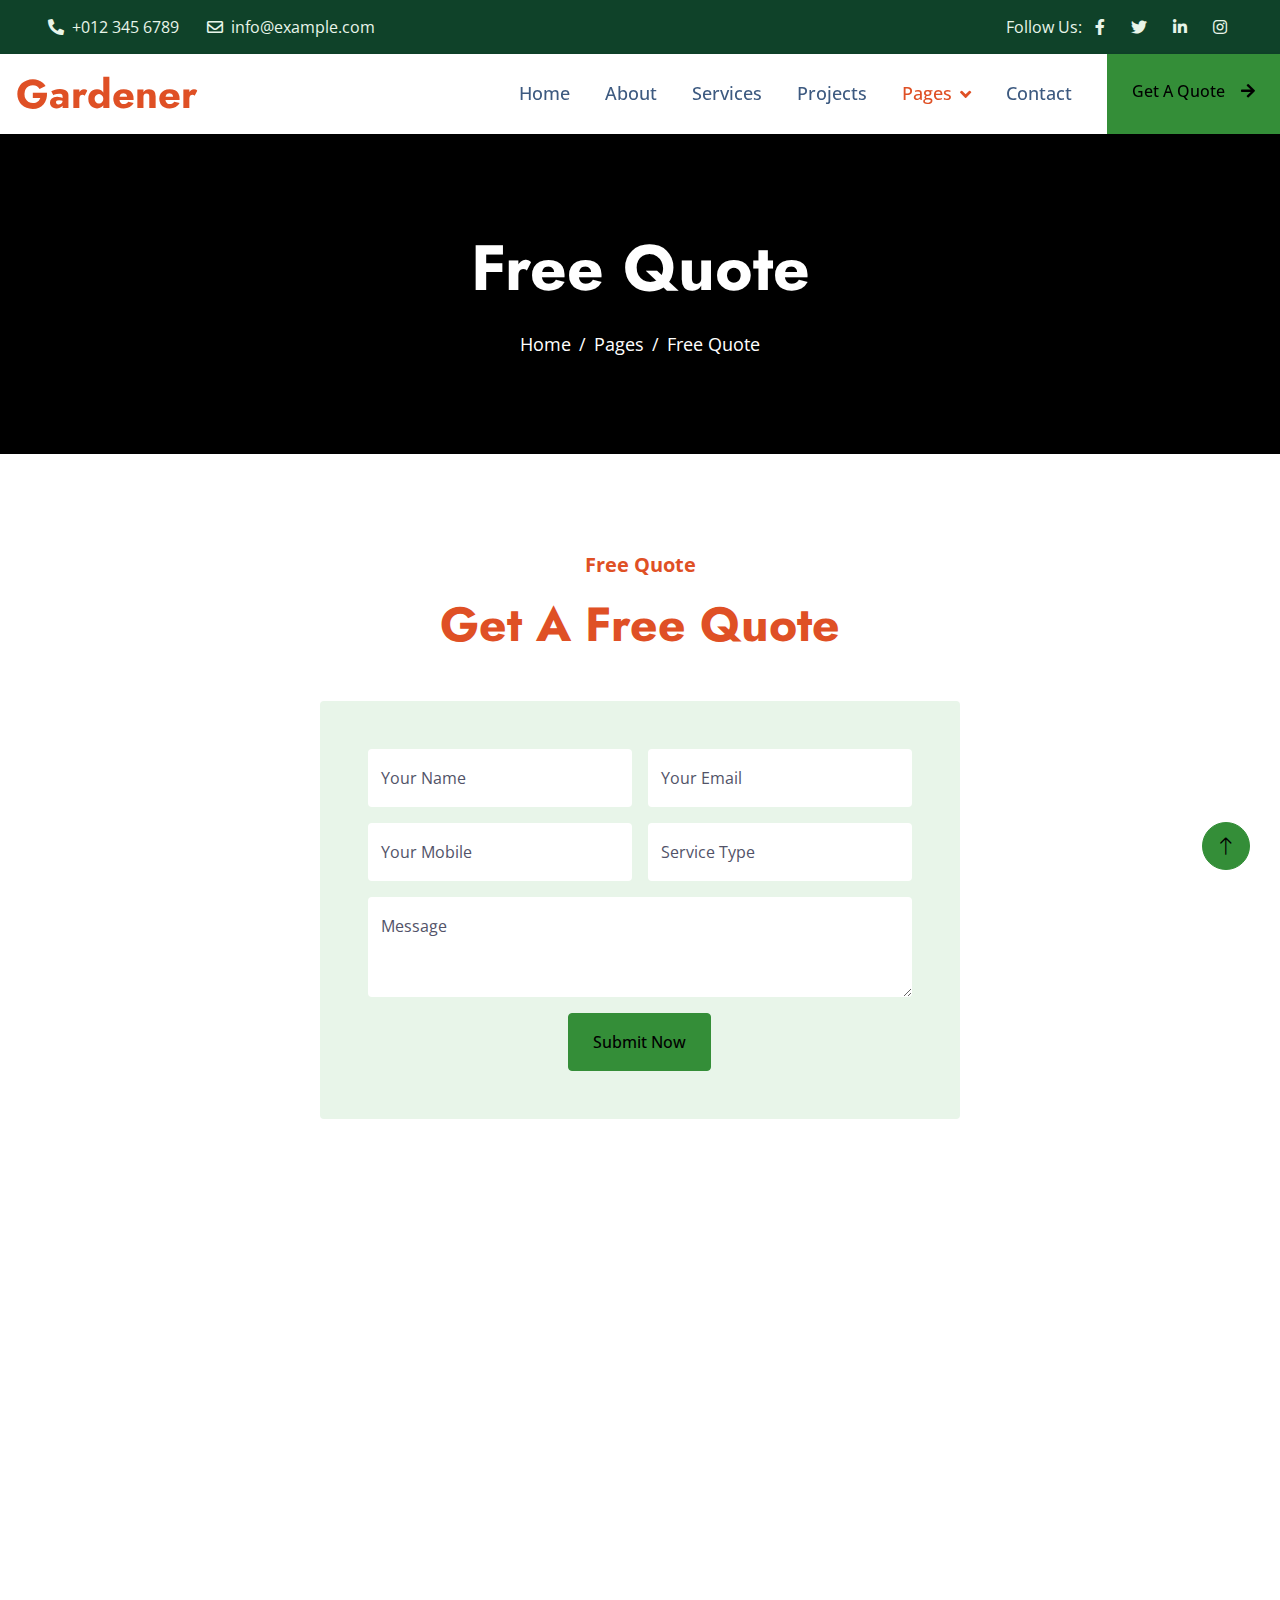
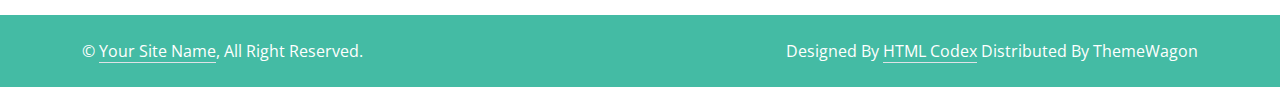
<file: quote.html>
<!DOCTYPE html>
<html lang="en">

<head>
    <meta charset="utf-8">
    <title>Gardener - Gardening Website Template</title>
    <meta content="width=device-width, initial-scale=1.0" name="viewport">
    <meta content="" name="keywords">
    <meta content="" name="description">

    <!-- Favicon -->
    <link href="img/favicon.ico" rel="icon">

    <!-- Google Web Fonts -->
    <link rel="preconnect" href="https://fonts.googleapis.com">
    <link rel="preconnect" href="https://fonts.gstatic.com" crossorigin>
    <link href="https://fonts.googleapis.com/css2?family=Jost:wght@500;600;700&family=Open+Sans:wght@400;500&display=swap" rel="stylesheet">  

    <!-- Icon Font Stylesheet -->
    <link href="https://cdnjs.cloudflare.com/ajax/libs/font-awesome/5.10.0/css/all.min.css" rel="stylesheet">
    <link href="https://cdn.jsdelivr.net/npm/bootstrap-icons@1.4.1/font/bootstrap-icons.css" rel="stylesheet">

    <!-- Libraries Stylesheet -->
    <link href="lib/animate/animate.min.css" rel="stylesheet">
    <link href="lib/owlcarousel/assets/owl.carousel.min.css" rel="stylesheet">
    <link href="lib/lightbox/css/lightbox.min.css" rel="stylesheet">

    <!-- Customized Bootstrap Stylesheet -->
    <link href="css/bootstrap.min.css" rel="stylesheet">

    <!-- Template Stylesheet -->
    <link href="css/style.css" rel="stylesheet">
</head>

<body>
    <!-- Spinner Start -->
    <div id="spinner" class="show bg-white position-fixed translate-middle w-100 vh-100 top-50 start-50 d-flex align-items-center justify-content-center">
        <div class="spinner-border text-primary" role="status" style="width: 3rem; height: 3rem;"></div>
    </div>
    <!-- Spinner End -->


    <!-- Topbar Start -->
    <div class="container-fluid bg-dark text-light px-0 py-2">
        <div class="row gx-0 d-none d-lg-flex">
            <div class="col-lg-7 px-5 text-start">
                <div class="h-100 d-inline-flex align-items-center me-4">
                    <span class="fa fa-phone-alt me-2"></span>
                    <span>+012 345 6789</span>
                </div>
                <div class="h-100 d-inline-flex align-items-center">
                    <span class="far fa-envelope me-2"></span>
                    <span>info@example.com</span>
                </div>
            </div>
            <div class="col-lg-5 px-5 text-end">
                <div class="h-100 d-inline-flex align-items-center mx-n2">
                    <span>Follow Us:</span>
                    <a class="btn btn-link text-light" href=""><i class="fab fa-facebook-f"></i></a>
                    <a class="btn btn-link text-light" href=""><i class="fab fa-twitter"></i></a>
                    <a class="btn btn-link text-light" href=""><i class="fab fa-linkedin-in"></i></a>
                    <a class="btn btn-link text-light" href=""><i class="fab fa-instagram"></i></a>
                </div>
            </div>
        </div>
    </div>
    <!-- Topbar End -->


    <!-- Navbar Start -->
    <nav class="navbar navbar-expand-lg bg-white navbar-light sticky-top p-0">
        <a href="index.html" class="navbar-brand d-flex align-items-center px-4 px-lg-5">
            <h1 class="m-0">Gardener</h1>
        </a>
        <button type="button" class="navbar-toggler me-4" data-bs-toggle="collapse" data-bs-target="#navbarCollapse">
            <span class="navbar-toggler-icon"></span>
        </button>
        <div class="collapse navbar-collapse" id="navbarCollapse">
            <div class="navbar-nav ms-auto p-4 p-lg-0">
                <a href="index.html" class="nav-item nav-link">Home</a>
                <a href="about.html" class="nav-item nav-link">About</a>
                <a href="service.html" class="nav-item nav-link">Services</a>
                <a href="project.html" class="nav-item nav-link">Projects</a>
                <div class="nav-item dropdown">
                    <a href="#" class="nav-link dropdown-toggle active" data-bs-toggle="dropdown">Pages</a>
                    <div class="dropdown-menu bg-light m-0">
                        <a href="feature.html" class="dropdown-item">Features</a>
                        <a href="quote.html" class="dropdown-item active">Free Quote</a>
                        <a href="team.html" class="dropdown-item">Our Team</a>
                        <a href="testimonial.html" class="dropdown-item">Testimonial</a>
                        <a href="404.html" class="dropdown-item">404 Page</a>
                    </div>
                </div>
                <a href="contact.html" class="nav-item nav-link">Contact</a>
            </div>
            <a href="" class="btn btn-primary py-4 px-lg-4 rounded-0 d-none d-lg-block">Get A Quote<i class="fa fa-arrow-right ms-3"></i></a>
        </div>
    </nav>
    <!-- Navbar End -->


    <!-- Page Header Start -->
    <div class="container-fluid page-header py-5 mb-5 wow fadeIn" data-wow-delay="0.1s">
        <div class="container text-center py-5">
            <h1 class="display-3 text-white mb-4 animated slideInDown">Free Quote</h1>
            <nav aria-label="breadcrumb animated slideInDown">
                <ol class="breadcrumb justify-content-center mb-0">
                    <li class="breadcrumb-item"><a href="#">Home</a></li>
                    <li class="breadcrumb-item"><a href="#">Pages</a></li>
                    <li class="breadcrumb-item active" aria-current="page">Free Quote</li>
                </ol>
            </nav>
        </div>
    </div>
    <!-- Page Header End -->


    <!-- Quote Start -->
    <div class="container-fluid py-5">
        <div class="container">
            <div class="text-center mx-auto wow fadeInUp" data-wow-delay="0.1s" style="max-width: 500px;">
                <p class="fs-5 fw-bold text-primary">Free Quote</p>
                <h1 class="display-5 mb-5">Get A Free Quote</h1>
            </div>
            <div class="row justify-content-center">
                <div class="col-lg-7">
                    <div class="bg-light rounded p-4 p-sm-5 wow fadeInUp" data-wow-delay="0.1s">
                        <div class="row g-3">
                            <div class="col-sm-6">
                                <div class="form-floating">
                                    <input type="text" class="form-control border-0" id="gname" placeholder="Gurdian Name">
                                    <label for="gname">Your Name</label>
                                </div>
                            </div>
                            <div class="col-sm-6">
                                <div class="form-floating">
                                    <input type="email" class="form-control border-0" id="gmail" placeholder="Gurdian Email">
                                    <label for="gmail">Your Email</label>
                                </div>
                            </div>
                            <div class="col-sm-6">
                                <div class="form-floating">
                                    <input type="text" class="form-control border-0" id="cname" placeholder="Child Name">
                                    <label for="cname">Your Mobile</label>
                                </div>
                            </div>
                            <div class="col-sm-6">
                                <div class="form-floating">
                                    <input type="text" class="form-control border-0" id="cage" placeholder="Child Age">
                                    <label for="cage">Service Type</label>
                                </div>
                            </div>
                            <div class="col-12">
                                <div class="form-floating">
                                    <textarea class="form-control border-0" placeholder="Leave a message here" id="message" style="height: 100px"></textarea>
                                    <label for="message">Message</label>
                                </div>
                            </div>
                            <div class="col-12 text-center">
                                <button class="btn btn-primary py-3 px-4" type="submit">Submit Now</button>
                            </div>
                        </div>
                    </div>
                </div>
            </div>
        </div>
    </div>
    <!-- Quote End -->


    <!-- Footer Start -->
    <div class="container-fluid bg-dark text-light footer mt-5 py-5 wow fadeIn" data-wow-delay="0.1s">
        <div class="container py-5">
            <div class="row g-5">
                <div class="col-lg-3 col-md-6">
                    <h4 class="text-white mb-4">Our Office</h4>
                    <p class="mb-2"><i class="fa fa-map-marker-alt me-3"></i>123 Street, New York, USA</p>
                    <p class="mb-2"><i class="fa fa-phone-alt me-3"></i>+012 345 67890</p>
                    <p class="mb-2"><i class="fa fa-envelope me-3"></i>info@example.com</p>
                    <div class="d-flex pt-2">
                        <a class="btn btn-square btn-outline-light rounded-circle me-2" href=""><i class="fab fa-twitter"></i></a>
                        <a class="btn btn-square btn-outline-light rounded-circle me-2" href=""><i class="fab fa-facebook-f"></i></a>
                        <a class="btn btn-square btn-outline-light rounded-circle me-2" href=""><i class="fab fa-youtube"></i></a>
                        <a class="btn btn-square btn-outline-light rounded-circle me-2" href=""><i class="fab fa-linkedin-in"></i></a>
                    </div>
                </div>
                <div class="col-lg-3 col-md-6">
                    <h4 class="text-white mb-4">Services</h4>
                    <a class="btn btn-link" href="">Landscaping</a>
                    <a class="btn btn-link" href="">Pruning plants</a>
                    <a class="btn btn-link" href="">Urban Gardening</a>
                    <a class="btn btn-link" href="">Garden Maintenance</a>
                    <a class="btn btn-link" href="">Green Technology</a>
                </div>
                <div class="col-lg-3 col-md-6">
                    <h4 class="text-white mb-4">Quick Links</h4>
                    <a class="btn btn-link" href="">About Us</a>
                    <a class="btn btn-link" href="">Contact Us</a>
                    <a class="btn btn-link" href="">Our Services</a>
                    <a class="btn btn-link" href="">Terms & Condition</a>
                    <a class="btn btn-link" href="">Support</a>
                </div>
                <div class="col-lg-3 col-md-6">
                    <h4 class="text-white mb-4">Newsletter</h4>
                    <p>Dolor amet sit justo amet elitr clita ipsum elitr est.</p>
                    <div class="position-relative w-100">
                        <input class="form-control bg-light border-light w-100 py-3 ps-4 pe-5" type="text" placeholder="Your email">
                        <button type="button" class="btn btn-primary py-2 position-absolute top-0 end-0 mt-2 me-2">SignUp</button>
                    </div>
                </div>
            </div>
        </div>
    </div>
    <!-- Footer End -->


    <!-- Copyright Start -->
    <div class="container-fluid copyright py-4">
        <div class="container">
            <div class="row">
                <div class="col-md-6 text-center text-md-start mb-3 mb-md-0">
                    &copy; <a class="border-bottom" href="#">Your Site Name</a>, All Right Reserved.
                </div>
                <div class="col-md-6 text-center text-md-end">
                    <!--/*** This template is free as long as you keep the footer author’s credit link/attribution link/backlink. If you'd like to use the template without the footer author’s credit link/attribution link/backlink, you can purchase the Credit Removal License from "https://htmlcodex.com/credit-removal". Thank you for your support. ***/-->
                    Designed By <a class="border-bottom" href="https://htmlcodex.com">HTML Codex</a> Distributed By <a href="https://themewagon.com">ThemeWagon</a>
                </div>
            </div>
        </div>
    </div>
    <!-- Copyright End -->


    <!-- Back to Top -->
    <a href="#" class="btn btn-lg btn-primary btn-lg-square rounded-circle back-to-top"><i class="bi bi-arrow-up"></i></a>


    <!-- JavaScript Libraries -->
    <script src="https://code.jquery.com/jquery-3.4.1.min.js"></script>
    <script src="https://cdn.jsdelivr.net/npm/bootstrap@5.0.0/dist/js/bootstrap.bundle.min.js"></script>
    <script src="lib/wow/wow.min.js"></script>
    <script src="lib/easing/easing.min.js"></script>
    <script src="lib/waypoints/waypoints.min.js"></script>
    <script src="lib/owlcarousel/owl.carousel.min.js"></script>
    <script src="lib/counterup/counterup.min.js"></script>
    <script src="lib/parallax/parallax.min.js"></script>
    <script src="lib/isotope/isotope.pkgd.min.js"></script>
    <script src="lib/lightbox/js/lightbox.min.js"></script>

    <!-- Template Javascript -->
    <script src="js/main.js"></script>
</body>

</html>
</file>
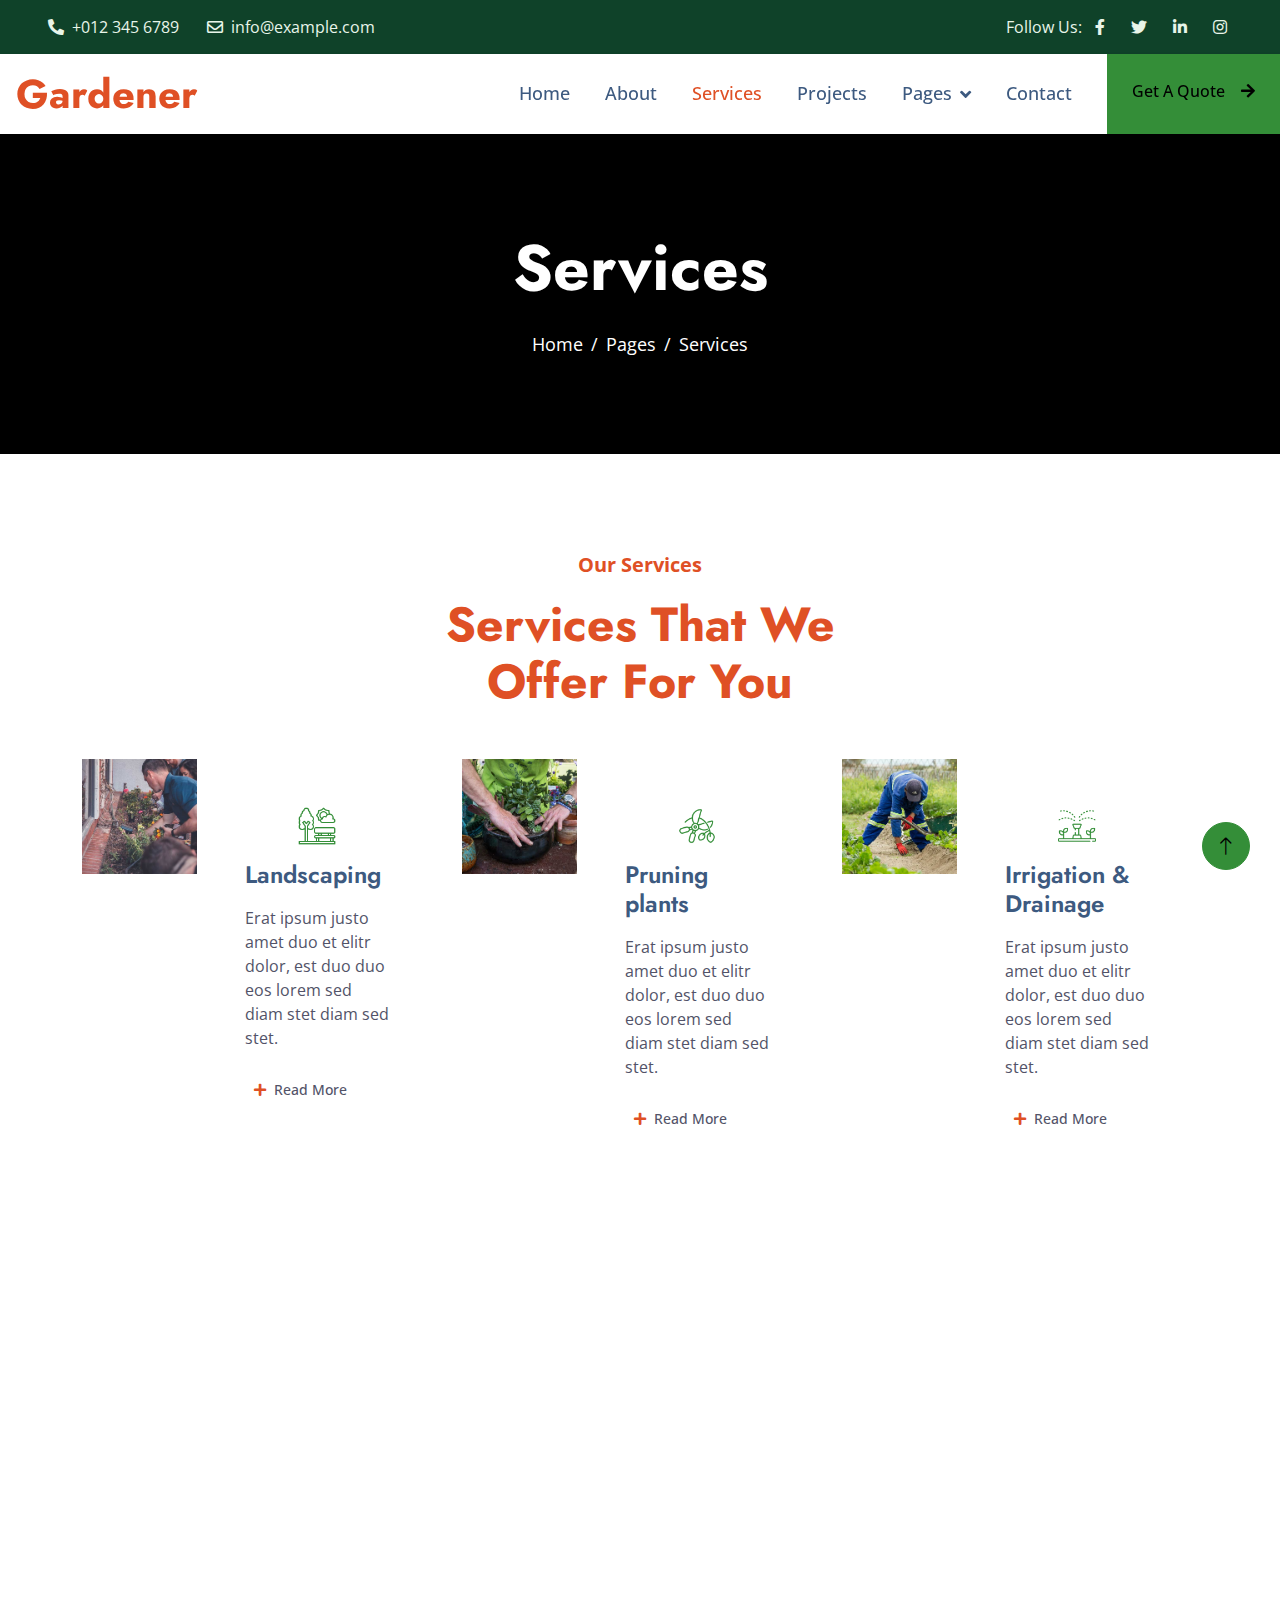
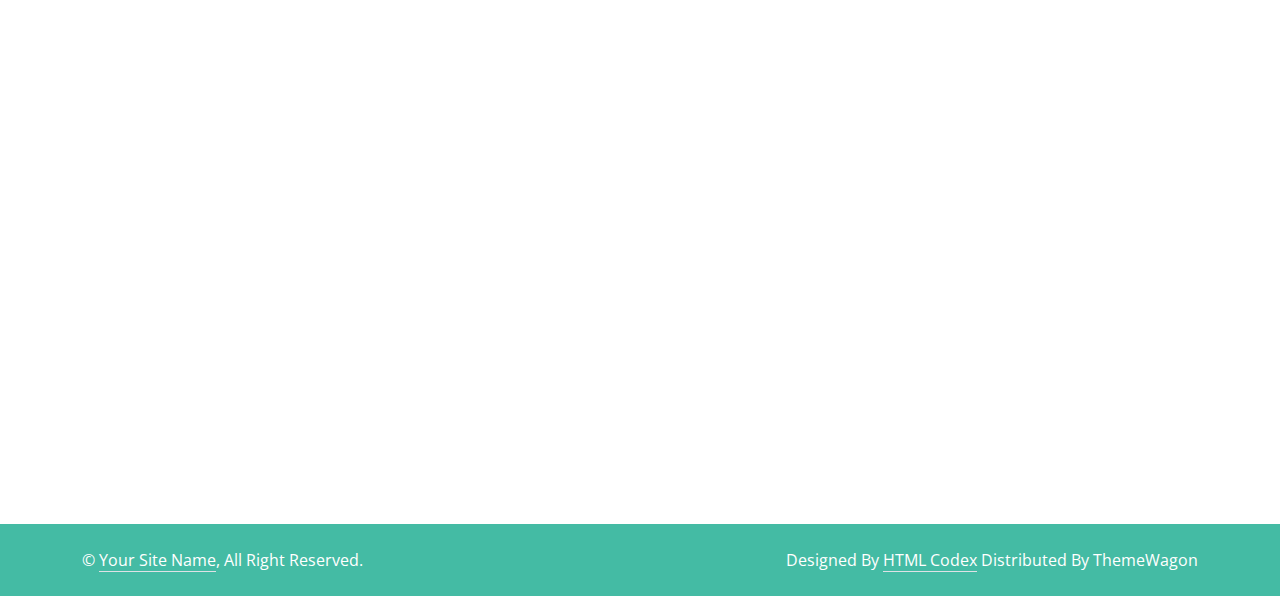
<file: service.html>
<!DOCTYPE html>
<html lang="en">

<head>
    <meta charset="utf-8">
    <title>Gardener - Gardening Website Template</title>
    <meta content="width=device-width, initial-scale=1.0" name="viewport">
    <meta content="" name="keywords">
    <meta content="" name="description">

    <!-- Favicon -->
    <link href="img/favicon.ico" rel="icon">

    <!-- Google Web Fonts -->
    <link rel="preconnect" href="https://fonts.googleapis.com">
    <link rel="preconnect" href="https://fonts.gstatic.com" crossorigin>
    <link href="https://fonts.googleapis.com/css2?family=Jost:wght@500;600;700&family=Open+Sans:wght@400;500&display=swap" rel="stylesheet">  

    <!-- Icon Font Stylesheet -->
    <link href="https://cdnjs.cloudflare.com/ajax/libs/font-awesome/5.10.0/css/all.min.css" rel="stylesheet">
    <link href="https://cdn.jsdelivr.net/npm/bootstrap-icons@1.4.1/font/bootstrap-icons.css" rel="stylesheet">

    <!-- Libraries Stylesheet -->
    <link href="lib/animate/animate.min.css" rel="stylesheet">
    <link href="lib/owlcarousel/assets/owl.carousel.min.css" rel="stylesheet">
    <link href="lib/lightbox/css/lightbox.min.css" rel="stylesheet">

    <!-- Customized Bootstrap Stylesheet -->
    <link href="css/bootstrap.min.css" rel="stylesheet">

    <!-- Template Stylesheet -->
    <link href="css/style.css" rel="stylesheet">
</head>

<body>
    <!-- Spinner Start -->
    <div id="spinner" class="show bg-white position-fixed translate-middle w-100 vh-100 top-50 start-50 d-flex align-items-center justify-content-center">
        <div class="spinner-border text-primary" role="status" style="width: 3rem; height: 3rem;"></div>
    </div>
    <!-- Spinner End -->


    <!-- Topbar Start -->
    <div class="container-fluid bg-dark text-light px-0 py-2">
        <div class="row gx-0 d-none d-lg-flex">
            <div class="col-lg-7 px-5 text-start">
                <div class="h-100 d-inline-flex align-items-center me-4">
                    <span class="fa fa-phone-alt me-2"></span>
                    <span>+012 345 6789</span>
                </div>
                <div class="h-100 d-inline-flex align-items-center">
                    <span class="far fa-envelope me-2"></span>
                    <span>info@example.com</span>
                </div>
            </div>
            <div class="col-lg-5 px-5 text-end">
                <div class="h-100 d-inline-flex align-items-center mx-n2">
                    <span>Follow Us:</span>
                    <a class="btn btn-link text-light" href=""><i class="fab fa-facebook-f"></i></a>
                    <a class="btn btn-link text-light" href=""><i class="fab fa-twitter"></i></a>
                    <a class="btn btn-link text-light" href=""><i class="fab fa-linkedin-in"></i></a>
                    <a class="btn btn-link text-light" href=""><i class="fab fa-instagram"></i></a>
                </div>
            </div>
        </div>
    </div>
    <!-- Topbar End -->


    <!-- Navbar Start -->
    <nav class="navbar navbar-expand-lg bg-white navbar-light sticky-top p-0">
        <a href="index.html" class="navbar-brand d-flex align-items-center px-4 px-lg-5">
            <h1 class="m-0">Gardener</h1>
        </a>
        <button type="button" class="navbar-toggler me-4" data-bs-toggle="collapse" data-bs-target="#navbarCollapse">
            <span class="navbar-toggler-icon"></span>
        </button>
        <div class="collapse navbar-collapse" id="navbarCollapse">
            <div class="navbar-nav ms-auto p-4 p-lg-0">
                <a href="index.html" class="nav-item nav-link">Home</a>
                <a href="about.html" class="nav-item nav-link">About</a>
                <a href="service.html" class="nav-item nav-link active">Services</a>
                <a href="project.html" class="nav-item nav-link">Projects</a>
                <div class="nav-item dropdown">
                    <a href="#" class="nav-link dropdown-toggle" data-bs-toggle="dropdown">Pages</a>
                    <div class="dropdown-menu bg-light m-0">
                        <a href="feature.html" class="dropdown-item">Features</a>
                        <a href="quote.html" class="dropdown-item">Free Quote</a>
                        <a href="team.html" class="dropdown-item">Our Team</a>
                        <a href="testimonial.html" class="dropdown-item">Testimonial</a>
                        <a href="404.html" class="dropdown-item">404 Page</a>
                    </div>
                </div>
                <a href="contact.html" class="nav-item nav-link">Contact</a>
            </div>
            <a href="" class="btn btn-primary py-4 px-lg-4 rounded-0 d-none d-lg-block">Get A Quote<i class="fa fa-arrow-right ms-3"></i></a>
        </div>
    </nav>
    <!-- Navbar End -->


    <!-- Page Header Start -->
    <div class="container-fluid page-header py-5 mb-5 wow fadeIn" data-wow-delay="0.1s">
        <div class="container text-center py-5">
            <h1 class="display-3 text-white mb-4 animated slideInDown">Services</h1>
            <nav aria-label="breadcrumb animated slideInDown">
                <ol class="breadcrumb justify-content-center mb-0">
                    <li class="breadcrumb-item"><a href="#">Home</a></li>
                    <li class="breadcrumb-item"><a href="#">Pages</a></li>
                    <li class="breadcrumb-item active" aria-current="page">Services</li>
                </ol>
            </nav>
        </div>
    </div>
    <!-- Page Header End -->


    <!-- Service Start -->
    <div class="container-xxl py-5">
        <div class="container">
            <div class="text-center mx-auto wow fadeInUp" data-wow-delay="0.1s" style="max-width: 500px;">
                <p class="fs-5 fw-bold text-primary">Our Services</p>
                <h1 class="display-5 mb-5">Services That We Offer For You</h1>
            </div>
            <div class="row g-4">
                <div class="col-lg-4 col-md-6 wow fadeInUp" data-wow-delay="0.1s">
                    <div class="service-item rounded d-flex h-100">
                        <div class="service-img rounded">
                            <img class="img-fluid" src="img/service-1.jpg" alt="">
                        </div>
                        <div class="service-text rounded p-5">
                            <div class="btn-square rounded-circle mx-auto mb-3">
                                <img class="img-fluid" src="img/icon/icon-3.png" alt="Icon">
                            </div>
                            <h4 class="mb-3">Landscaping</h4>
                            <p class="mb-4">Erat ipsum justo amet duo et elitr dolor, est duo duo eos lorem sed diam stet diam sed stet.</p>
                            <a class="btn btn-sm" href=""><i class="fa fa-plus text-primary me-2"></i>Read More</a>
                        </div>
                    </div>
                </div>
                <div class="col-lg-4 col-md-6 wow fadeInUp" data-wow-delay="0.3s">
                    <div class="service-item rounded d-flex h-100">
                        <div class="service-img rounded">
                            <img class="img-fluid" src="img/service-2.jpg" alt="">
                        </div>
                        <div class="service-text rounded p-5">
                            <div class="btn-square rounded-circle mx-auto mb-3">
                                <img class="img-fluid" src="img/icon/icon-6.png" alt="Icon">
                            </div>
                            <h4 class="mb-3">Pruning plants</h4>
                            <p class="mb-4">Erat ipsum justo amet duo et elitr dolor, est duo duo eos lorem sed diam stet diam sed stet.</p>
                            <a class="btn btn-sm" href=""><i class="fa fa-plus text-primary me-2"></i>Read More</a>
                        </div>
                    </div>
                </div>
                <div class="col-lg-4 col-md-6 wow fadeInUp" data-wow-delay="0.5s">
                    <div class="service-item rounded d-flex h-100">
                        <div class="service-img rounded">
                            <img class="img-fluid" src="img/service-3.jpg" alt="">
                        </div>
                        <div class="service-text rounded p-5">
                            <div class="btn-square rounded-circle mx-auto mb-3">
                                <img class="img-fluid" src="img/icon/icon-5.png" alt="Icon">
                            </div>
                            <h4 class="mb-3">Irrigation & Drainage</h4>
                            <p class="mb-4">Erat ipsum justo amet duo et elitr dolor, est duo duo eos lorem sed diam stet diam sed stet.</p>
                            <a class="btn btn-sm" href=""><i class="fa fa-plus text-primary me-2"></i>Read More</a>
                        </div>
                    </div>
                </div>
                <div class="col-lg-4 col-md-6 wow fadeInUp" data-wow-delay="0.1s">
                    <div class="service-item rounded d-flex h-100">
                        <div class="service-img rounded">
                            <img class="img-fluid" src="img/service-4.jpg" alt="">
                        </div>
                        <div class="service-text rounded p-5">
                            <div class="btn-square rounded-circle mx-auto mb-3">
                                <img class="img-fluid" src="img/icon/icon-4.png" alt="Icon">
                            </div>
                            <h4 class="mb-3">Garden Maintenance </h4>
                            <p class="mb-4">Erat ipsum justo amet duo et elitr dolor, est duo duo eos lorem sed diam stet diam sed stet.</p>
                            <a class="btn btn-sm" href=""><i class="fa fa-plus text-primary me-2"></i>Read More</a>
                        </div>
                    </div>
                </div>
                <div class="col-lg-4 col-md-6 wow fadeInUp" data-wow-delay="0.3s">
                    <div class="service-item rounded d-flex h-100">
                        <div class="service-img rounded">
                            <img class="img-fluid" src="img/service-5.jpg" alt="">
                        </div>
                        <div class="service-text rounded p-5">
                            <div class="btn-square rounded-circle mx-auto mb-3">
                                <img class="img-fluid" src="img/icon/icon-8.png" alt="Icon">
                            </div>
                            <h4 class="mb-3">Green Technology</h4>
                            <p class="mb-4">Erat ipsum justo amet duo et elitr dolor, est duo duo eos lorem sed diam stet diam sed stet.</p>
                            <a class="btn btn-sm" href=""><i class="fa fa-plus text-primary me-2"></i>Read More</a>
                        </div>
                    </div>
                </div>
                <div class="col-lg-4 col-md-6 wow fadeInUp" data-wow-delay="0.5s">
                    <div class="service-item rounded d-flex h-100">
                        <div class="service-img rounded">
                            <img class="img-fluid" src="img/service-6.jpg" alt="">
                        </div>
                        <div class="service-text rounded p-5">
                            <div class="btn-square rounded-circle mx-auto mb-3">
                                <img class="img-fluid" src="img/icon/icon-2.png" alt="Icon">
                            </div>
                            <h4 class="mb-3">Urban Gardening</h4>
                            <p class="mb-4">Erat ipsum justo amet duo et elitr dolor, est duo duo eos lorem sed diam stet diam sed stet.</p>
                            <a class="btn btn-sm" href=""><i class="fa fa-plus text-primary me-2"></i>Read More</a>
                        </div>
                    </div>
                </div>
            </div>
        </div>
    </div>
    <!-- Service End -->


    <!-- Footer Start -->
    <div class="container-fluid bg-dark text-light footer mt-5 py-5 wow fadeIn" data-wow-delay="0.1s">
        <div class="container py-5">
            <div class="row g-5">
                <div class="col-lg-3 col-md-6">
                    <h4 class="text-white mb-4">Our Office</h4>
                    <p class="mb-2"><i class="fa fa-map-marker-alt me-3"></i>123 Street, New York, USA</p>
                    <p class="mb-2"><i class="fa fa-phone-alt me-3"></i>+012 345 67890</p>
                    <p class="mb-2"><i class="fa fa-envelope me-3"></i>info@example.com</p>
                    <div class="d-flex pt-2">
                        <a class="btn btn-square btn-outline-light rounded-circle me-2" href=""><i class="fab fa-twitter"></i></a>
                        <a class="btn btn-square btn-outline-light rounded-circle me-2" href=""><i class="fab fa-facebook-f"></i></a>
                        <a class="btn btn-square btn-outline-light rounded-circle me-2" href=""><i class="fab fa-youtube"></i></a>
                        <a class="btn btn-square btn-outline-light rounded-circle me-2" href=""><i class="fab fa-linkedin-in"></i></a>
                    </div>
                </div>
                <div class="col-lg-3 col-md-6">
                    <h4 class="text-white mb-4">Services</h4>
                    <a class="btn btn-link" href="">Landscaping</a>
                    <a class="btn btn-link" href="">Pruning plants</a>
                    <a class="btn btn-link" href="">Urban Gardening</a>
                    <a class="btn btn-link" href="">Garden Maintenance</a>
                    <a class="btn btn-link" href="">Green Technology</a>
                </div>
                <div class="col-lg-3 col-md-6">
                    <h4 class="text-white mb-4">Quick Links</h4>
                    <a class="btn btn-link" href="">About Us</a>
                    <a class="btn btn-link" href="">Contact Us</a>
                    <a class="btn btn-link" href="">Our Services</a>
                    <a class="btn btn-link" href="">Terms & Condition</a>
                    <a class="btn btn-link" href="">Support</a>
                </div>
                <div class="col-lg-3 col-md-6">
                    <h4 class="text-white mb-4">Newsletter</h4>
                    <p>Dolor amet sit justo amet elitr clita ipsum elitr est.</p>
                    <div class="position-relative w-100">
                        <input class="form-control bg-light border-light w-100 py-3 ps-4 pe-5" type="text" placeholder="Your email">
                        <button type="button" class="btn btn-primary py-2 position-absolute top-0 end-0 mt-2 me-2">SignUp</button>
                    </div>
                </div>
            </div>
        </div>
    </div>
    <!-- Footer End -->


    <!-- Copyright Start -->
    <div class="container-fluid copyright py-4">
        <div class="container">
            <div class="row">
                <div class="col-md-6 text-center text-md-start mb-3 mb-md-0">
                    &copy; <a class="border-bottom" href="#">Your Site Name</a>, All Right Reserved.
                </div>
                <div class="col-md-6 text-center text-md-end">
                    <!--/*** This template is free as long as you keep the footer author’s credit link/attribution link/backlink. If you'd like to use the template without the footer author’s credit link/attribution link/backlink, you can purchase the Credit Removal License from "https://htmlcodex.com/credit-removal". Thank you for your support. ***/-->
                    Designed By <a class="border-bottom" href="https://htmlcodex.com">HTML Codex</a> Distributed By <a href="https://themewagon.com">ThemeWagon</a>
                </div>
            </div>
        </div>
    </div>
    <!-- Copyright End -->


    <!-- Back to Top -->
    <a href="#" class="btn btn-lg btn-primary btn-lg-square rounded-circle back-to-top"><i class="bi bi-arrow-up"></i></a>


    <!-- JavaScript Libraries -->
    <script src="https://code.jquery.com/jquery-3.4.1.min.js"></script>
    <script src="https://cdn.jsdelivr.net/npm/bootstrap@5.0.0/dist/js/bootstrap.bundle.min.js"></script>
    <script src="lib/wow/wow.min.js"></script>
    <script src="lib/easing/easing.min.js"></script>
    <script src="lib/waypoints/waypoints.min.js"></script>
    <script src="lib/owlcarousel/owl.carousel.min.js"></script>
    <script src="lib/counterup/counterup.min.js"></script>
    <script src="lib/parallax/parallax.min.js"></script>
    <script src="lib/isotope/isotope.pkgd.min.js"></script>
    <script src="lib/lightbox/js/lightbox.min.js"></script>

    <!-- Template Javascript -->
    <script src="js/main.js"></script>
</body>

</html>
</file>
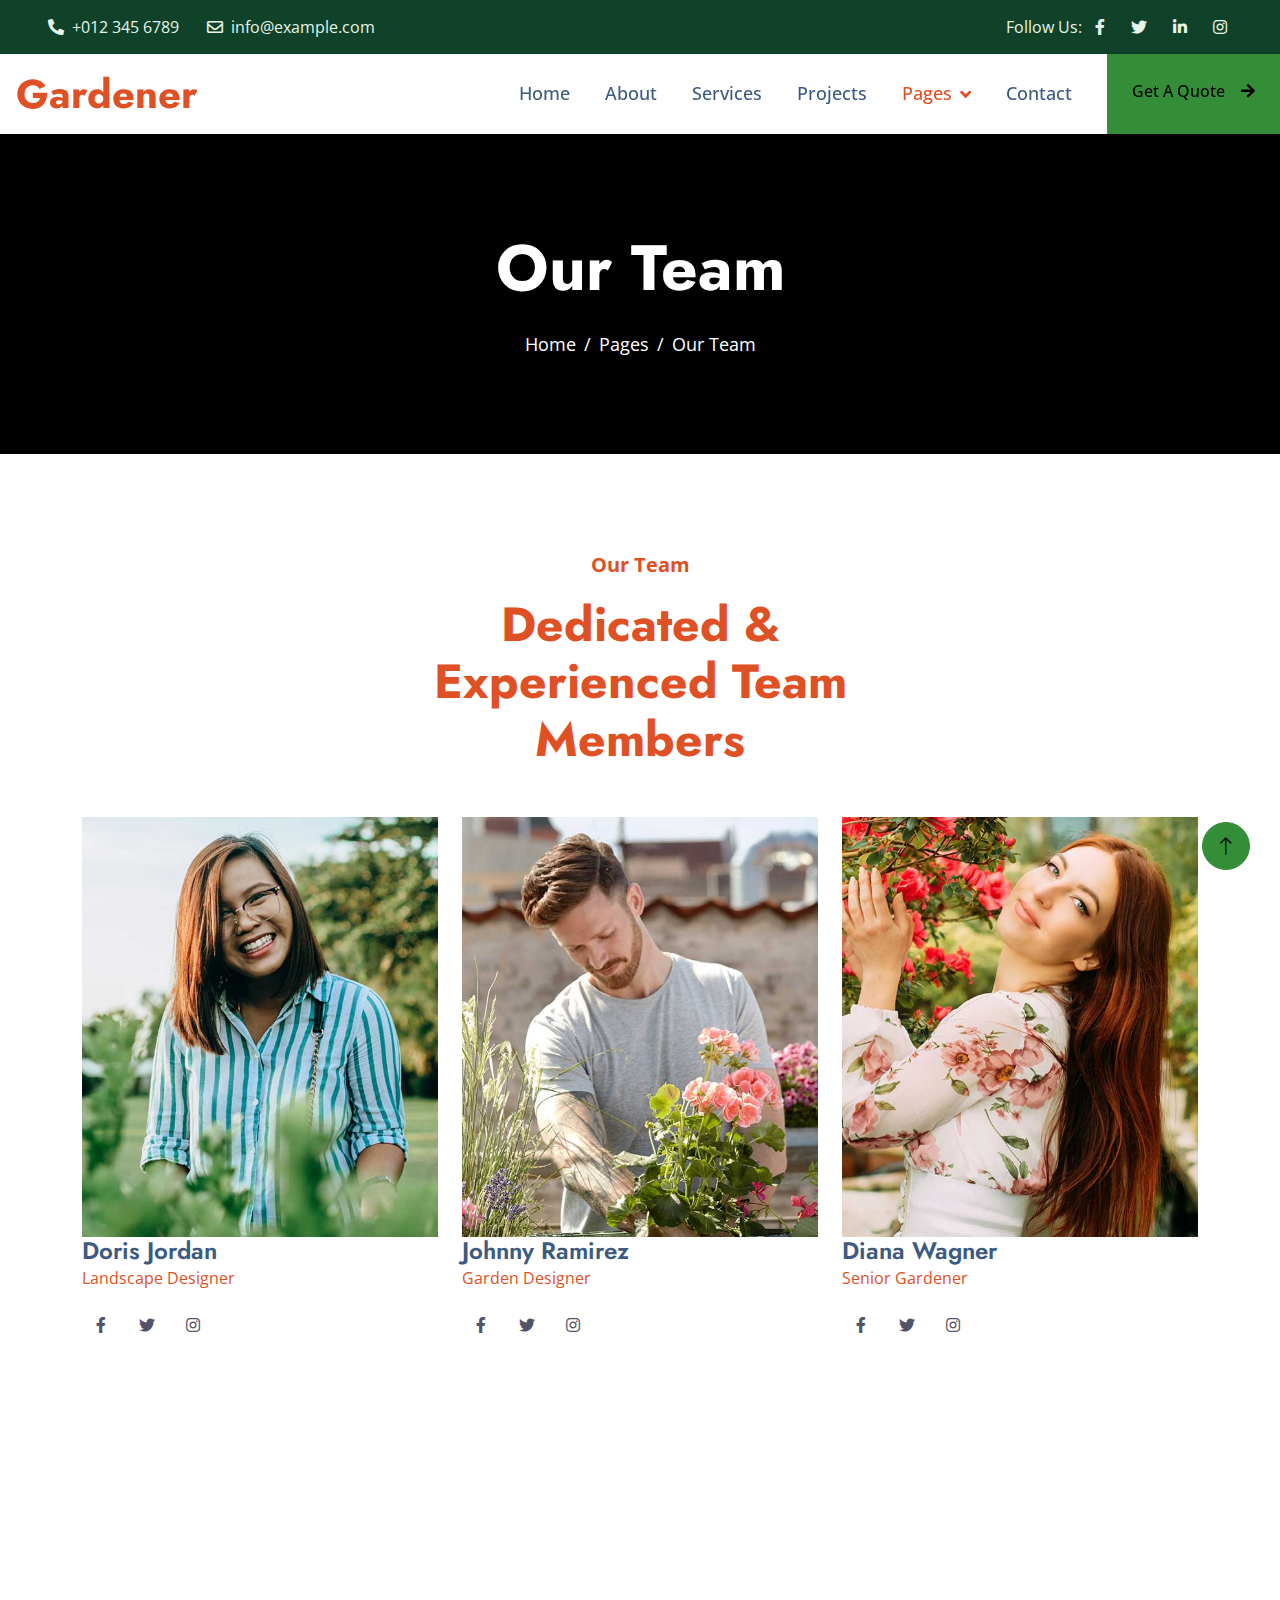
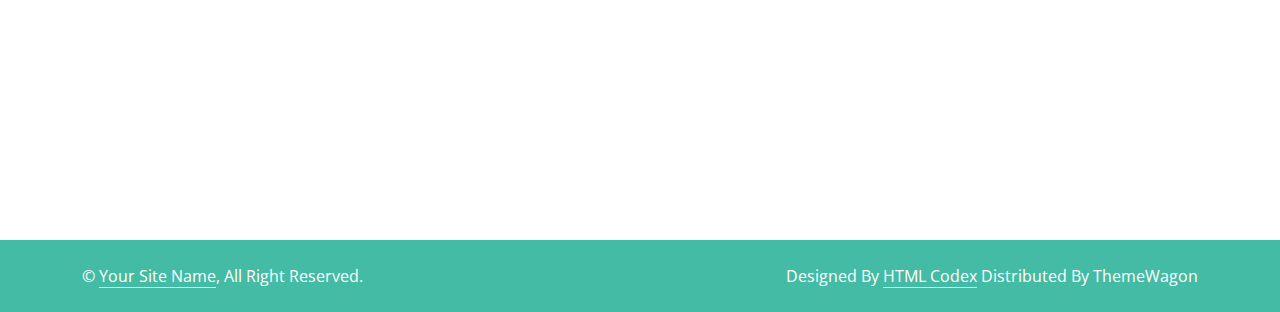
<file: team.html>
<!DOCTYPE html>
<html lang="en">

<head>
    <meta charset="utf-8">
    <title>Gardener - Gardening Website Template</title>
    <meta content="width=device-width, initial-scale=1.0" name="viewport">
    <meta content="" name="keywords">
    <meta content="" name="description">

    <!-- Favicon -->
    <link href="img/favicon.ico" rel="icon">

    <!-- Google Web Fonts -->
    <link rel="preconnect" href="https://fonts.googleapis.com">
    <link rel="preconnect" href="https://fonts.gstatic.com" crossorigin>
    <link href="https://fonts.googleapis.com/css2?family=Jost:wght@500;600;700&family=Open+Sans:wght@400;500&display=swap" rel="stylesheet">  

    <!-- Icon Font Stylesheet -->
    <link href="https://cdnjs.cloudflare.com/ajax/libs/font-awesome/5.10.0/css/all.min.css" rel="stylesheet">
    <link href="https://cdn.jsdelivr.net/npm/bootstrap-icons@1.4.1/font/bootstrap-icons.css" rel="stylesheet">

    <!-- Libraries Stylesheet -->
    <link href="lib/animate/animate.min.css" rel="stylesheet">
    <link href="lib/owlcarousel/assets/owl.carousel.min.css" rel="stylesheet">
    <link href="lib/lightbox/css/lightbox.min.css" rel="stylesheet">

    <!-- Customized Bootstrap Stylesheet -->
    <link href="css/bootstrap.min.css" rel="stylesheet">

    <!-- Template Stylesheet -->
    <link href="css/style.css" rel="stylesheet">
</head>

<body>
    <!-- Spinner Start -->
    <div id="spinner" class="show bg-white position-fixed translate-middle w-100 vh-100 top-50 start-50 d-flex align-items-center justify-content-center">
        <div class="spinner-border text-primary" role="status" style="width: 3rem; height: 3rem;"></div>
    </div>
    <!-- Spinner End -->


    <!-- Topbar Start -->
    <div class="container-fluid bg-dark text-light px-0 py-2">
        <div class="row gx-0 d-none d-lg-flex">
            <div class="col-lg-7 px-5 text-start">
                <div class="h-100 d-inline-flex align-items-center me-4">
                    <span class="fa fa-phone-alt me-2"></span>
                    <span>+012 345 6789</span>
                </div>
                <div class="h-100 d-inline-flex align-items-center">
                    <span class="far fa-envelope me-2"></span>
                    <span>info@example.com</span>
                </div>
            </div>
            <div class="col-lg-5 px-5 text-end">
                <div class="h-100 d-inline-flex align-items-center mx-n2">
                    <span>Follow Us:</span>
                    <a class="btn btn-link text-light" href=""><i class="fab fa-facebook-f"></i></a>
                    <a class="btn btn-link text-light" href=""><i class="fab fa-twitter"></i></a>
                    <a class="btn btn-link text-light" href=""><i class="fab fa-linkedin-in"></i></a>
                    <a class="btn btn-link text-light" href=""><i class="fab fa-instagram"></i></a>
                </div>
            </div>
        </div>
    </div>
    <!-- Topbar End -->


    <!-- Navbar Start -->
    <nav class="navbar navbar-expand-lg bg-white navbar-light sticky-top p-0">
        <a href="index.html" class="navbar-brand d-flex align-items-center px-4 px-lg-5">
            <h1 class="m-0">Gardener</h1>
        </a>
        <button type="button" class="navbar-toggler me-4" data-bs-toggle="collapse" data-bs-target="#navbarCollapse">
            <span class="navbar-toggler-icon"></span>
        </button>
        <div class="collapse navbar-collapse" id="navbarCollapse">
            <div class="navbar-nav ms-auto p-4 p-lg-0">
                <a href="index.html" class="nav-item nav-link">Home</a>
                <a href="about.html" class="nav-item nav-link">About</a>
                <a href="service.html" class="nav-item nav-link">Services</a>
                <a href="project.html" class="nav-item nav-link">Projects</a>
                <div class="nav-item dropdown">
                    <a href="#" class="nav-link dropdown-toggle active" data-bs-toggle="dropdown">Pages</a>
                    <div class="dropdown-menu bg-light m-0">
                        <a href="feature.html" class="dropdown-item">Features</a>
                        <a href="quote.html" class="dropdown-item">Free Quote</a>
                        <a href="team.html" class="dropdown-item active">Our Team</a>
                        <a href="testimonial.html" class="dropdown-item">Testimonial</a>
                        <a href="404.html" class="dropdown-item">404 Page</a>
                    </div>
                </div>
                <a href="contact.html" class="nav-item nav-link">Contact</a>
            </div>
            <a href="" class="btn btn-primary py-4 px-lg-4 rounded-0 d-none d-lg-block">Get A Quote<i class="fa fa-arrow-right ms-3"></i></a>
        </div>
    </nav>
    <!-- Navbar End -->


    <!-- Page Header Start -->
    <div class="container-fluid page-header py-5 mb-5 wow fadeIn" data-wow-delay="0.1s">
        <div class="container text-center py-5">
            <h1 class="display-3 text-white mb-4 animated slideInDown">Our Team</h1>
            <nav aria-label="breadcrumb animated slideInDown">
                <ol class="breadcrumb justify-content-center mb-0">
                    <li class="breadcrumb-item"><a href="#">Home</a></li>
                    <li class="breadcrumb-item"><a href="#">Pages</a></li>
                    <li class="breadcrumb-item active" aria-current="page">Our Team</li>
                </ol>
            </nav>
        </div>
    </div>
    <!-- Page Header End -->


    <!-- Team Start -->
    <div class="container-xxl py-5">
        <div class="container">
            <div class="text-center mx-auto wow fadeInUp" data-wow-delay="0.1s" style="max-width: 500px;">
                <p class="fs-5 fw-bold text-primary">Our Team</p>
                <h1 class="display-5 mb-5">Dedicated & Experienced Team Members</h1>
            </div>
            <div class="row g-4">
                <div class="col-lg-4 col-md-6 wow fadeInUp" data-wow-delay="0.1s">
                    <div class="team-item rounded">
                        <img class="img-fluid" src="img/team-1.jpg" alt="">
                        <div class="team-text">
                            <h4 class="mb-0">Doris Jordan</h4>
                            <p class="text-primary">Landscape Designer</p>
                            <div class="team-social d-flex">
                                <a class="btn btn-square rounded-circle me-2" href=""><i class="fab fa-facebook-f"></i></a>
                                <a class="btn btn-square rounded-circle me-2" href=""><i class="fab fa-twitter"></i></a>
                                <a class="btn btn-square rounded-circle me-2" href=""><i class="fab fa-instagram"></i></a>
                            </div>
                        </div>
                    </div>
                </div>
                <div class="col-lg-4 col-md-6 wow fadeInUp" data-wow-delay="0.3s">
                    <div class="team-item rounded">
                        <img class="img-fluid" src="img/team-2.jpg" alt="">
                        <div class="team-text">
                            <h4 class="mb-0">Johnny Ramirez</h4>
                            <p class="text-primary">Garden Designer</p>
                            <div class="team-social d-flex">
                                <a class="btn btn-square rounded-circle me-2" href=""><i class="fab fa-facebook-f"></i></a>
                                <a class="btn btn-square rounded-circle me-2" href=""><i class="fab fa-twitter"></i></a>
                                <a class="btn btn-square rounded-circle me-2" href=""><i class="fab fa-instagram"></i></a>
                            </div>
                        </div>
                    </div>
                </div>
                <div class="col-lg-4 col-md-6 wow fadeInUp" data-wow-delay="0.5s">
                    <div class="team-item rounded">
                        <img class="img-fluid" src="img/team-3.jpg" alt="">
                        <div class="team-text">
                            <h4 class="mb-0">Diana Wagner</h4>
                            <p class="text-primary">Senior Gardener</p>
                            <div class="team-social d-flex">
                                <a class="btn btn-square rounded-circle me-2" href=""><i class="fab fa-facebook-f"></i></a>
                                <a class="btn btn-square rounded-circle me-2" href=""><i class="fab fa-twitter"></i></a>
                                <a class="btn btn-square rounded-circle me-2" href=""><i class="fab fa-instagram"></i></a>
                            </div>
                        </div>
                    </div>
                </div>
            </div>
        </div>
    </div>
    <!-- Team End -->


    <!-- Footer Start -->
    <div class="container-fluid bg-dark text-light footer mt-5 py-5 wow fadeIn" data-wow-delay="0.1s">
        <div class="container py-5">
            <div class="row g-5">
                <div class="col-lg-3 col-md-6">
                    <h4 class="text-white mb-4">Our Office</h4>
                    <p class="mb-2"><i class="fa fa-map-marker-alt me-3"></i>123 Street, New York, USA</p>
                    <p class="mb-2"><i class="fa fa-phone-alt me-3"></i>+012 345 67890</p>
                    <p class="mb-2"><i class="fa fa-envelope me-3"></i>info@example.com</p>
                    <div class="d-flex pt-2">
                        <a class="btn btn-square btn-outline-light rounded-circle me-2" href=""><i class="fab fa-twitter"></i></a>
                        <a class="btn btn-square btn-outline-light rounded-circle me-2" href=""><i class="fab fa-facebook-f"></i></a>
                        <a class="btn btn-square btn-outline-light rounded-circle me-2" href=""><i class="fab fa-youtube"></i></a>
                        <a class="btn btn-square btn-outline-light rounded-circle me-2" href=""><i class="fab fa-linkedin-in"></i></a>
                    </div>
                </div>
                <div class="col-lg-3 col-md-6">
                    <h4 class="text-white mb-4">Services</h4>
                    <a class="btn btn-link" href="">Landscaping</a>
                    <a class="btn btn-link" href="">Pruning plants</a>
                    <a class="btn btn-link" href="">Urban Gardening</a>
                    <a class="btn btn-link" href="">Garden Maintenance</a>
                    <a class="btn btn-link" href="">Green Technology</a>
                </div>
                <div class="col-lg-3 col-md-6">
                    <h4 class="text-white mb-4">Quick Links</h4>
                    <a class="btn btn-link" href="">About Us</a>
                    <a class="btn btn-link" href="">Contact Us</a>
                    <a class="btn btn-link" href="">Our Services</a>
                    <a class="btn btn-link" href="">Terms & Condition</a>
                    <a class="btn btn-link" href="">Support</a>
                </div>
                <div class="col-lg-3 col-md-6">
                    <h4 class="text-white mb-4">Newsletter</h4>
                    <p>Dolor amet sit justo amet elitr clita ipsum elitr est.</p>
                    <div class="position-relative w-100">
                        <input class="form-control bg-light border-light w-100 py-3 ps-4 pe-5" type="text" placeholder="Your email">
                        <button type="button" class="btn btn-primary py-2 position-absolute top-0 end-0 mt-2 me-2">SignUp</button>
                    </div>
                </div>
            </div>
        </div>
    </div>
    <!-- Footer End -->


    <!-- Copyright Start -->
    <div class="container-fluid copyright py-4">
        <div class="container">
            <div class="row">
                <div class="col-md-6 text-center text-md-start mb-3 mb-md-0">
                    &copy; <a class="border-bottom" href="#">Your Site Name</a>, All Right Reserved.
                </div>
                <div class="col-md-6 text-center text-md-end">
                    <!--/*** This template is free as long as you keep the footer author’s credit link/attribution link/backlink. If you'd like to use the template without the footer author’s credit link/attribution link/backlink, you can purchase the Credit Removal License from "https://htmlcodex.com/credit-removal". Thank you for your support. ***/-->
                    Designed By <a class="border-bottom" href="https://htmlcodex.com">HTML Codex</a> Distributed By <a href="https://themewagon.com">ThemeWagon</a>
                </div>
            </div>
        </div>
    </div>
    <!-- Copyright End -->


    <!-- Back to Top -->
    <a href="#" class="btn btn-lg btn-primary btn-lg-square rounded-circle back-to-top"><i class="bi bi-arrow-up"></i></a>


    <!-- JavaScript Libraries -->
    <script src="https://code.jquery.com/jquery-3.4.1.min.js"></script>
    <script src="https://cdn.jsdelivr.net/npm/bootstrap@5.0.0/dist/js/bootstrap.bundle.min.js"></script>
    <script src="lib/wow/wow.min.js"></script>
    <script src="lib/easing/easing.min.js"></script>
    <script src="lib/waypoints/waypoints.min.js"></script>
    <script src="lib/owlcarousel/owl.carousel.min.js"></script>
    <script src="lib/counterup/counterup.min.js"></script>
    <script src="lib/parallax/parallax.min.js"></script>
    <script src="lib/isotope/isotope.pkgd.min.js"></script>
    <script src="lib/lightbox/js/lightbox.min.js"></script>

    <!-- Template Javascript -->
    <script src="js/main.js"></script>
</body>

</html>
</file>
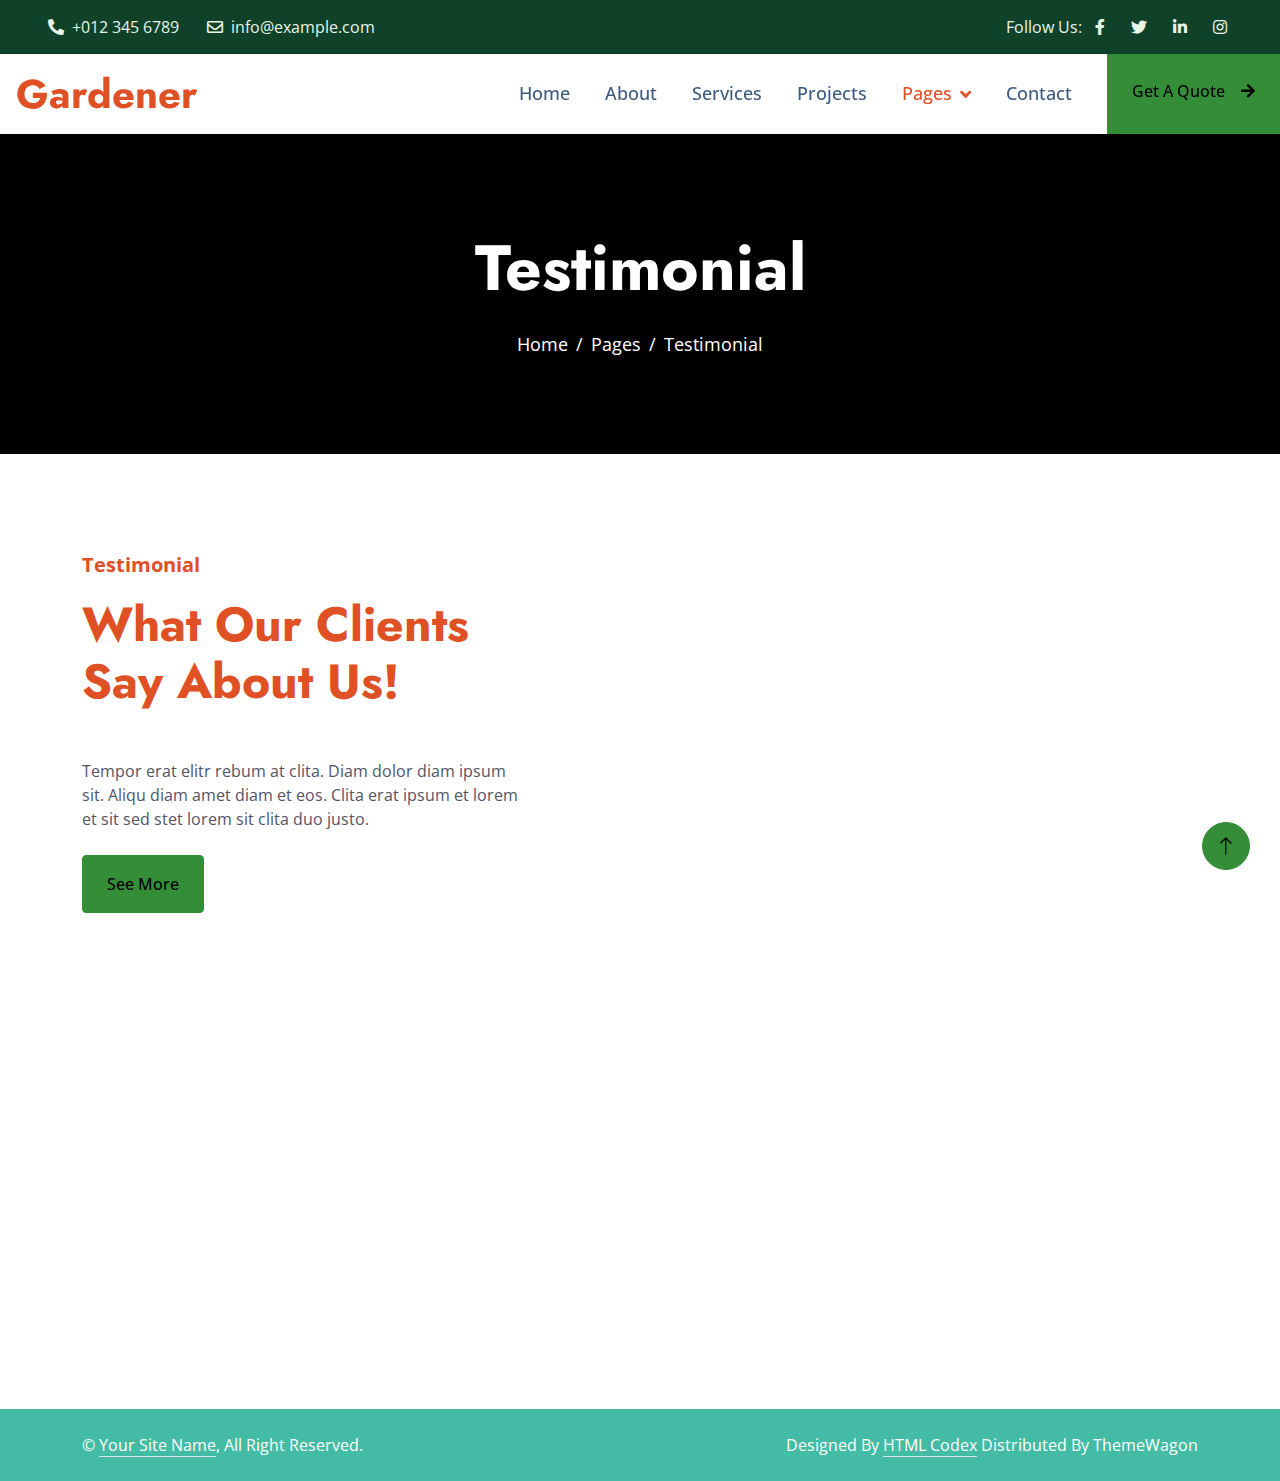
<file: testimonial.html>
<!DOCTYPE html>
<html lang="en">

<head>
    <meta charset="utf-8">
    <title>Gardener - Gardening Website Template</title>
    <meta content="width=device-width, initial-scale=1.0" name="viewport">
    <meta content="" name="keywords">
    <meta content="" name="description">

    <!-- Favicon -->
    <link href="img/favicon.ico" rel="icon">

    <!-- Google Web Fonts -->
    <link rel="preconnect" href="https://fonts.googleapis.com">
    <link rel="preconnect" href="https://fonts.gstatic.com" crossorigin>
    <link href="https://fonts.googleapis.com/css2?family=Jost:wght@500;600;700&family=Open+Sans:wght@400;500&display=swap" rel="stylesheet">  

    <!-- Icon Font Stylesheet -->
    <link href="https://cdnjs.cloudflare.com/ajax/libs/font-awesome/5.10.0/css/all.min.css" rel="stylesheet">
    <link href="https://cdn.jsdelivr.net/npm/bootstrap-icons@1.4.1/font/bootstrap-icons.css" rel="stylesheet">

    <!-- Libraries Stylesheet -->
    <link href="lib/animate/animate.min.css" rel="stylesheet">
    <link href="lib/owlcarousel/assets/owl.carousel.min.css" rel="stylesheet">
    <link href="lib/lightbox/css/lightbox.min.css" rel="stylesheet">

    <!-- Customized Bootstrap Stylesheet -->
    <link href="css/bootstrap.min.css" rel="stylesheet">

    <!-- Template Stylesheet -->
    <link href="css/style.css" rel="stylesheet">
</head>

<body>
    <!-- Spinner Start -->
    <div id="spinner" class="show bg-white position-fixed translate-middle w-100 vh-100 top-50 start-50 d-flex align-items-center justify-content-center">
        <div class="spinner-border text-primary" role="status" style="width: 3rem; height: 3rem;"></div>
    </div>
    <!-- Spinner End -->


    <!-- Topbar Start -->
    <div class="container-fluid bg-dark text-light px-0 py-2">
        <div class="row gx-0 d-none d-lg-flex">
            <div class="col-lg-7 px-5 text-start">
                <div class="h-100 d-inline-flex align-items-center me-4">
                    <span class="fa fa-phone-alt me-2"></span>
                    <span>+012 345 6789</span>
                </div>
                <div class="h-100 d-inline-flex align-items-center">
                    <span class="far fa-envelope me-2"></span>
                    <span>info@example.com</span>
                </div>
            </div>
            <div class="col-lg-5 px-5 text-end">
                <div class="h-100 d-inline-flex align-items-center mx-n2">
                    <span>Follow Us:</span>
                    <a class="btn btn-link text-light" href=""><i class="fab fa-facebook-f"></i></a>
                    <a class="btn btn-link text-light" href=""><i class="fab fa-twitter"></i></a>
                    <a class="btn btn-link text-light" href=""><i class="fab fa-linkedin-in"></i></a>
                    <a class="btn btn-link text-light" href=""><i class="fab fa-instagram"></i></a>
                </div>
            </div>
        </div>
    </div>
    <!-- Topbar End -->


    <!-- Navbar Start -->
    <nav class="navbar navbar-expand-lg bg-white navbar-light sticky-top p-0">
        <a href="index.html" class="navbar-brand d-flex align-items-center px-4 px-lg-5">
            <h1 class="m-0">Gardener</h1>
        </a>
        <button type="button" class="navbar-toggler me-4" data-bs-toggle="collapse" data-bs-target="#navbarCollapse">
            <span class="navbar-toggler-icon"></span>
        </button>
        <div class="collapse navbar-collapse" id="navbarCollapse">
            <div class="navbar-nav ms-auto p-4 p-lg-0">
                <a href="index.html" class="nav-item nav-link">Home</a>
                <a href="about.html" class="nav-item nav-link">About</a>
                <a href="service.html" class="nav-item nav-link">Services</a>
                <a href="project.html" class="nav-item nav-link">Projects</a>
                <div class="nav-item dropdown">
                    <a href="#" class="nav-link dropdown-toggle active" data-bs-toggle="dropdown">Pages</a>
                    <div class="dropdown-menu bg-light m-0">
                        <a href="feature.html" class="dropdown-item">Features</a>
                        <a href="quote.html" class="dropdown-item">Free Quote</a>
                        <a href="team.html" class="dropdown-item">Our Team</a>
                        <a href="testimonial.html" class="dropdown-item active">Testimonial</a>
                        <a href="404.html" class="dropdown-item">404 Page</a>
                    </div>
                </div>
                <a href="contact.html" class="nav-item nav-link">Contact</a>
            </div>
            <a href="" class="btn btn-primary py-4 px-lg-4 rounded-0 d-none d-lg-block">Get A Quote<i class="fa fa-arrow-right ms-3"></i></a>
        </div>
    </nav>
    <!-- Navbar End -->


    <!-- Page Header Start -->
    <div class="container-fluid page-header py-5 mb-5 wow fadeIn" data-wow-delay="0.1s">
        <div class="container text-center py-5">
            <h1 class="display-3 text-white mb-4 animated slideInDown">Testimonial</h1>
            <nav aria-label="breadcrumb animated slideInDown">
                <ol class="breadcrumb justify-content-center mb-0">
                    <li class="breadcrumb-item"><a href="#">Home</a></li>
                    <li class="breadcrumb-item"><a href="#">Pages</a></li>
                    <li class="breadcrumb-item active" aria-current="page">Testimonial</li>
                </ol>
            </nav>
        </div>
    </div>
    <!-- Page Header End -->


    <!-- Testimonial Start -->
    <div class="container-xxl py-5">
        <div class="container">
            <div class="row g-5">
                <div class="col-lg-5 wow fadeInUp" data-wow-delay="0.1s">
                    <p class="fs-5 fw-bold text-primary">Testimonial</p>
                    <h1 class="display-5 mb-5">What Our Clients Say About Us!</h1>
                    <p class="mb-4">Tempor erat elitr rebum at clita. Diam dolor diam ipsum sit. Aliqu diam amet diam et eos. Clita erat ipsum et lorem et sit sed stet lorem sit clita duo justo.</p>
                    <a class="btn btn-primary py-3 px-4" href="">See More</a>
                </div>
                <div class="col-lg-7 wow fadeInUp" data-wow-delay="0.5s">
                    <div class="owl-carousel testimonial-carousel">
                        <div class="testimonial-item">
                            <img class="img-fluid rounded mb-3" src="img/testimonial-1.jpg" alt="">
                            <p class="fs-5">Dolores sed duo clita tempor justo dolor et stet lorem kasd labore dolore lorem ipsum. At lorem lorem magna ut et, nonumy et labore et tempor diam tempor erat.</p>
                            <h4>Client Name</h4>
                            <span>Profession</span>
                        </div>
                        <div class="testimonial-item">
                            <img class="img-fluid rounded mb-3" src="img/testimonial-2.jpg" alt="">
                            <p class="fs-5">Dolores sed duo clita tempor justo dolor et stet lorem kasd labore dolore lorem ipsum. At lorem lorem magna ut et, nonumy et labore et tempor diam tempor erat.</p>
                            <h4>Client Name</h4>
                            <span>Profession</span>
                        </div>
                    </div>
                </div>
            </div>
        </div>
    </div>
    <!-- Testimonial End -->


    <!-- Footer Start -->
    <div class="container-fluid bg-dark text-light footer mt-5 py-5 wow fadeIn" data-wow-delay="0.1s">
        <div class="container py-5">
            <div class="row g-5">
                <div class="col-lg-3 col-md-6">
                    <h4 class="text-white mb-4">Our Office</h4>
                    <p class="mb-2"><i class="fa fa-map-marker-alt me-3"></i>123 Street, New York, USA</p>
                    <p class="mb-2"><i class="fa fa-phone-alt me-3"></i>+012 345 67890</p>
                    <p class="mb-2"><i class="fa fa-envelope me-3"></i>info@example.com</p>
                    <div class="d-flex pt-2">
                        <a class="btn btn-square btn-outline-light rounded-circle me-2" href=""><i class="fab fa-twitter"></i></a>
                        <a class="btn btn-square btn-outline-light rounded-circle me-2" href=""><i class="fab fa-facebook-f"></i></a>
                        <a class="btn btn-square btn-outline-light rounded-circle me-2" href=""><i class="fab fa-youtube"></i></a>
                        <a class="btn btn-square btn-outline-light rounded-circle me-2" href=""><i class="fab fa-linkedin-in"></i></a>
                    </div>
                </div>
                <div class="col-lg-3 col-md-6">
                    <h4 class="text-white mb-4">Services</h4>
                    <a class="btn btn-link" href="">Landscaping</a>
                    <a class="btn btn-link" href="">Pruning plants</a>
                    <a class="btn btn-link" href="">Urban Gardening</a>
                    <a class="btn btn-link" href="">Garden Maintenance</a>
                    <a class="btn btn-link" href="">Green Technology</a>
                </div>
                <div class="col-lg-3 col-md-6">
                    <h4 class="text-white mb-4">Quick Links</h4>
                    <a class="btn btn-link" href="">About Us</a>
                    <a class="btn btn-link" href="">Contact Us</a>
                    <a class="btn btn-link" href="">Our Services</a>
                    <a class="btn btn-link" href="">Terms & Condition</a>
                    <a class="btn btn-link" href="">Support</a>
                </div>
                <div class="col-lg-3 col-md-6">
                    <h4 class="text-white mb-4">Newsletter</h4>
                    <p>Dolor amet sit justo amet elitr clita ipsum elitr est.</p>
                    <div class="position-relative w-100">
                        <input class="form-control bg-light border-light w-100 py-3 ps-4 pe-5" type="text" placeholder="Your email">
                        <button type="button" class="btn btn-primary py-2 position-absolute top-0 end-0 mt-2 me-2">SignUp</button>
                    </div>
                </div>
            </div>
        </div>
    </div>
    <!-- Footer End -->


    <!-- Copyright Start -->
    <div class="container-fluid copyright py-4">
        <div class="container">
            <div class="row">
                <div class="col-md-6 text-center text-md-start mb-3 mb-md-0">
                    &copy; <a class="border-bottom" href="#">Your Site Name</a>, All Right Reserved.
                </div>
                <div class="col-md-6 text-center text-md-end">
                    <!--/*** This template is free as long as you keep the footer author’s credit link/attribution link/backlink. If you'd like to use the template without the footer author’s credit link/attribution link/backlink, you can purchase the Credit Removal License from "https://htmlcodex.com/credit-removal". Thank you for your support. ***/-->
                    Designed By <a class="border-bottom" href="https://htmlcodex.com">HTML Codex</a> Distributed By <a href="https://themewagon.com">ThemeWagon</a>
                </div>
            </div>
        </div>
    </div>
    <!-- Copyright End -->


    <!-- Back to Top -->
    <a href="#" class="btn btn-lg btn-primary btn-lg-square rounded-circle back-to-top"><i class="bi bi-arrow-up"></i></a>


    <!-- JavaScript Libraries -->
    <script src="https://code.jquery.com/jquery-3.4.1.min.js"></script>
    <script src="https://cdn.jsdelivr.net/npm/bootstrap@5.0.0/dist/js/bootstrap.bundle.min.js"></script>
    <script src="lib/wow/wow.min.js"></script>
    <script src="lib/easing/easing.min.js"></script>
    <script src="lib/waypoints/waypoints.min.js"></script>
    <script src="lib/owlcarousel/owl.carousel.min.js"></script>
    <script src="lib/counterup/counterup.min.js"></script>
    <script src="lib/parallax/parallax.min.js"></script>
    <script src="lib/isotope/isotope.pkgd.min.js"></script>
    <script src="lib/lightbox/js/lightbox.min.js"></script>

    <!-- Template Javascript -->
    <script src="js/main.js"></script>
</body>

</html>
</file>
<file: css/style.css>
/********** Template CSS **********/
:root {
    --primary: #df5025;
    --secondary: #44bba4;
    --light: #ffffff;
    --dark: #3D5A80;
    --curtain: #3d5a804d;
}

.modal-xl {
    max-width: 80%;
}

.hyperlink{
    color: var(--secondary) !important;
    text-decoration: underline
}

.back-to-top {
    position: fixed;
    display: none;
    right: 30px;
    bottom: 30px;
    z-index: 99;
}

h1,
.h1,
h2,
.h2,
.fw-bold {
    font-weight: 700 !important;
    color: var(--primary) !important;
}

h3,
.h3,
h4,
.h4,
.fw-medium {
    font-weight: 600 !important;
    color: var(--dark) !important;
}

h5,
.h5,
.fw-semi-bold {
    font-weight: 500 !important;
    color: var(--secondary) !important;
}

h6,
.h6,
.fw-semi-bold {
    font-size: 10px;
    color: var(--dark) !important;
}

/*** Spinner ***/
#spinner {
    opacity: 0;
    visibility: hidden;
    transition: opacity .5s ease-out, visibility 0s linear .5s;
    z-index: 99999;
}

#spinner.show {
    transition: opacity .5s ease-out, visibility 0s linear 0s;
    visibility: visible;
    opacity: 1;
}


/*** Button ***/
.btn {
    transition: .5s;
    font-weight: 500;
}

.btn-main,
.btn-outline-primary:hover {
    color: var(--light);
    background-color: var(--primary);
    border-color: var(--primary);
}

.btn-main:hover{
    color: var(--primary);
    background-color: var(--light);
    border-color: var(--primary)
}
.btn-square {
    width: 38px;
    height: 38px;
}

.btn:focus{
    outline: 0;
    box-shadow: 0 0 0 0.25rem #df502538;
}

.btn-sm-square {
    width: 32px;
    height: 32px;
}

.btn-lg-square {
    width: 48px;
    height: 48px;
}

.btn-square,
.btn-sm-square,
.btn-lg-square {
    padding: 0;
    display: flex;
    align-items: center;
    justify-content: center;
    font-weight: normal;
}


/*** Navbar ***/
.navbar.sticky-top {
    top: -100px;
    transition: .5s;
    
}

.navbar{
    box-shadow: 0 2px 4px 0 rgba(0,0,0,.2);

}

.navbar .navbar-brand,
.navbar a.btn {
    height: 80px;
}

.navbar .navbar-nav .nav-link {
    margin-right: 35px;
    padding: 25px 0;
    color: var(--dark);
    font-size: 18px;
    font-weight: 500;
    outline: none;
}

.navbar .navbar-nav .nav-link:hover,
.navbar .navbar-nav .nav-link.active {
    color: var(--primary);
}

.navbar .dropdown-toggle::after {
    border: none;
    content: "\f107";
    font-family: "Font Awesome 5 Free";
    font-weight: 900;
    vertical-align: middle;
    margin-left: 8px;
}

@media (max-width: 991.98px) {
    .navbar .navbar-nav .nav-link  {
        margin-right: 0;
        padding: 10px 0;
    }

    .navbar .navbar-nav {
        border-top: 1px solid #EEEEEE;
    }
}

@media (min-width: 992px) {
    .navbar .nav-item .dropdown-menu {
        display: block;
        border: none;
        margin-top: 0;
        top: 150%;
        opacity: 0;
        visibility: hidden;
        transition: .5s;
    }

    .navbar .nav-item:hover .dropdown-menu {
        top: 100%;
        visibility: visible;
        transition: .5s;
        opacity: 1;
    }
}


/*** Header ***/
.carousel-caption {
    top: 0;
    left: 0;
    right: 0;
    bottom: 0;
    display: flex;
    align-items: center;
    justify-content: center;
    text-align: center;
    /* background: rgba(56, 49, 45, 0.6); */
    z-index: 1;
}

.carousel-control-prev,
.carousel-control-next {
    width: 15%;
}

.mini-carousel-control-prev,
.mini-carousel-control-next {
    width: 15%;
}

.px-lg-5{
    padding-right: 3rem !important;
    padding-left: 1rem !important;
}
.px-l1{
    padding-left: 5px !important;
}

.carousel-control-prev-icon,
.carousel-control-next-icon {
    width: 3rem;
    height: 3rem;
    border-radius: 6rem;
    padding: 0.25rem;
    background-color: var(--primary);
    /* border: 10px solid var(--primary); */
}

.mini-carousel-control-prev-icon,
.mini-carousel-control-next-icon {
    width: 2rem;
    height: 2rem;
    border-radius: 4rem;
    padding: 0.25rem;
    background-color: var(--primary);
    /* border: 10px solid var(--primary); */
}

@media (max-width: 768px) {
    #header-carousel .carousel-item {
        position: relative;
        min-height: 450px;
    }
    
    #header-carousel .carousel-item img {
        position: absolute;
        width: 100%;
        height: 100%;
        object-fit: cover;
    }
}

.page-header {
    background: linear-gradient(rgb(0, 0, 0), rgb(0, 0, 0)), url(../img/carousel-1.jpg) center center no-repeat;
    background-size: cover;
}

.page-header .breadcrumb-item+.breadcrumb-item::before {
    color: var(--light);
}

.page-header .breadcrumb-item,
.page-header .breadcrumb-item a {
    font-size: 18px;
    color: var(--light);
}


/*** Top Feature ***/
@media (min-width: 991.98px) {
    .top-feature {
        position: relative;
        margin-top: -80px;
        z-index: 1;
    }
}



/*** Project Portfolio ***/
#portfolio-flters {
    display: inline-block;
    background: var(--light);
    padding: 10px 15px;
}

#portfolio-flters li {
    display: inline-block;
    font-weight: 500;
    color: var(--primary);
    cursor: pointer;
    transition: .5s;
    border-bottom: 2px solid transparent;
}

#portfolio-flters li:hover,
#portfolio-flters li.active {
    color: var(--dark);
    border-color: var(--dark);
}

.portfolio-inner {
    position: relative;
    overflow: hidden;
}

.portfolio-item {
    min-height: 350px; /* Adjust based on content */
    display: flex;
    flex-direction: column;
    justify-content: space-between;
  }

.portfolio-inner::before,
.portfolio-inner::after {
    position: absolute;
    content: "";
    width: 0;
    height: 100%;
    top: 0;
    left: 0;
    background: var(--curtain);
    transition: .5s;
}

.portfolio-inner::after {
    left: auto;
    right: 0;
}

.portfolio-inner:hover::before,
.portfolio-inner:hover::after {
    width: 50.02%;
}

.portfolio-inner .portfolio-text {
    position: absolute;
    width: 100%;
    height: 100%;
    top: 0;
    left: 0;
    display: flex;
    flex-direction: column;
    align-items: center;
    justify-content: center;
    transition: .5s;
    z-index: 3;
    opacity: 0;
    color: var(--secondary);
}

.portfolio-inner:hover .portfolio-text {
    transition-delay: .3s;
    opacity: 1;
}

.portfolio-inner .portfolio-text .btn:hover {
    background: var(--light);
    color: var(--primary);
    border-color: var(--primary);
}

.portfolio-inner .portfolio-text .btn {
    background: var(--primary);
    color: var(--light);
}

/*** Footer ***/
.footer .btn.btn-link {
    display: block;
    margin-bottom: 5px;
    padding: 0;
    text-align: left;
    color: var(--light);
    font-weight: normal;
    text-transform: capitalize;
    transition: .3s;
}

.text-primary {
    color: var(--primary) !important;
}

.footer .btn.btn-link::before {
    position: relative;
    content: "\f105";
    font-family: "Font Awesome 5 Free";
    font-weight: 900;
    margin-right: 10px;
}

.footer .btn.btn-link:hover {
    color: var(--primary);
    letter-spacing: 1px;
    box-shadow: none;
}

.copyright {
    color: var(--light);
    background: var(--secondary);
}

.copyright a {
    color: var(--light);
}

.copyright a:hover {
    color: var(--dark);
}
</file>
<file: css/index.css>
.headerImageText{
    text-shadow: 3px 5px #2e2b2b;
}
</file>
<file: css/projects.css>
:root {
    --primary: #df5025;
    --secondary: #44bba4;
    --light: #ffffff;
    --dark: #3D5A80;
    --curtain: #3d5a804d;
}

.curtainText{
    color: var(--dark);
}

h6,
.h6,
.fw-semi-bold {
    font-size: 10px;
    color: var(--dark) !important;
}
</file>
